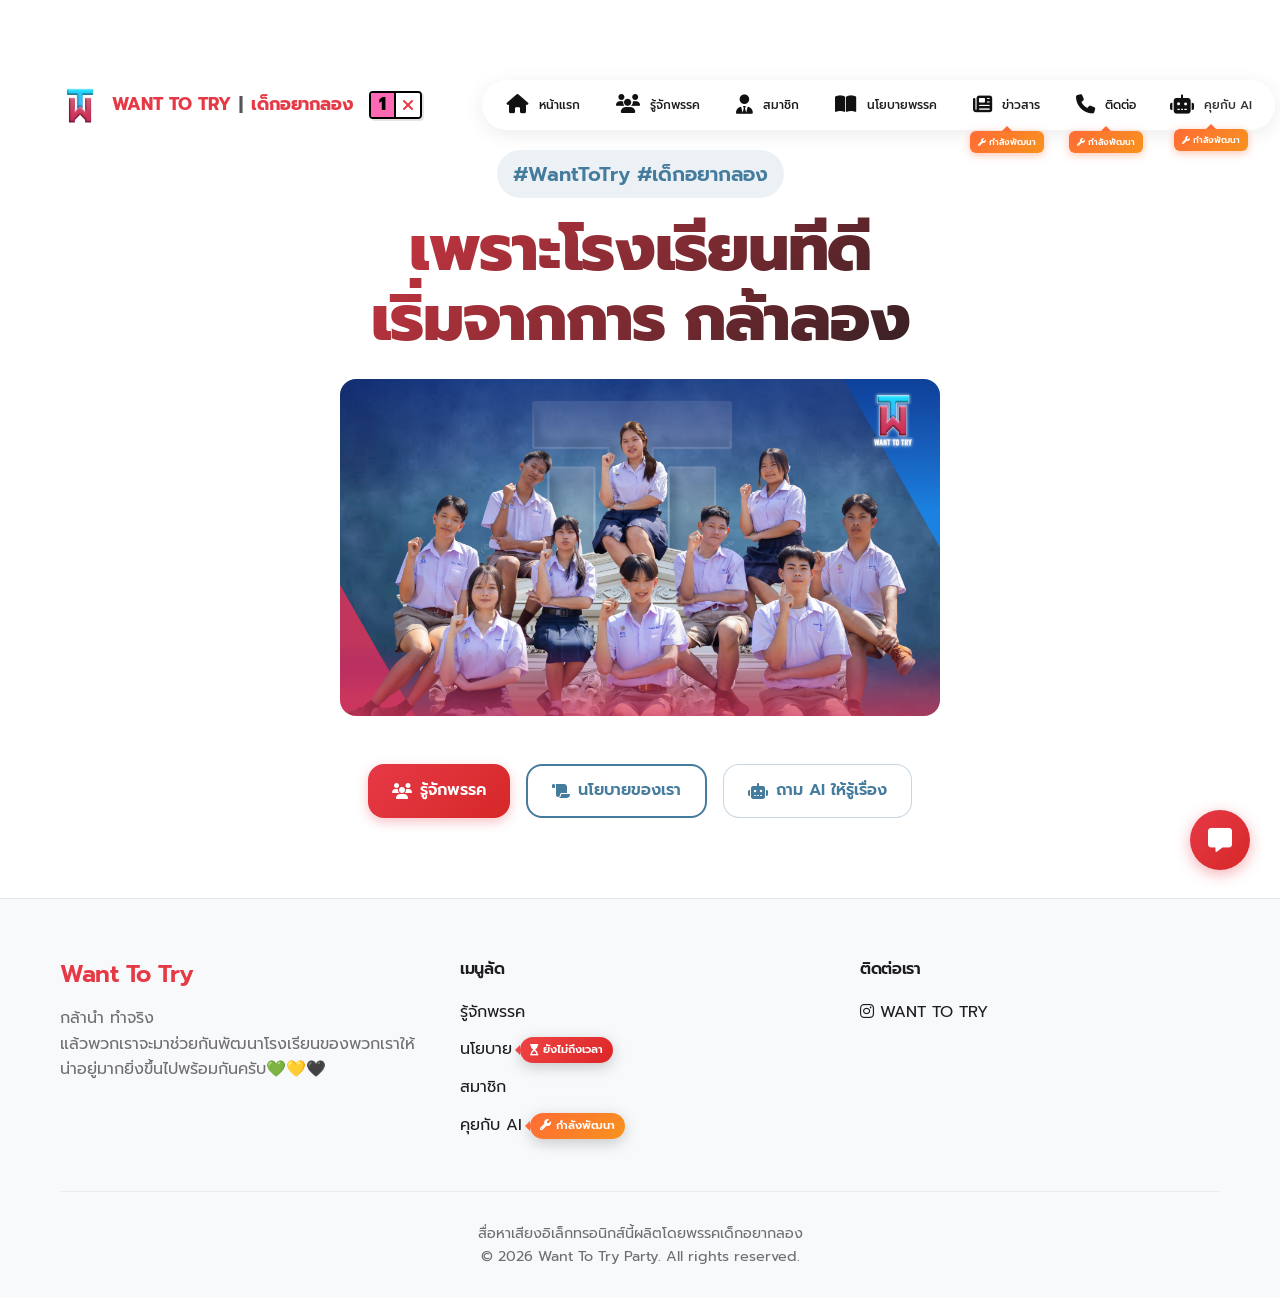
<file: index.html>
<!DOCTYPE html>
<html lang="th">

<head>
    <meta charset="UTF-8">
    <meta name="viewport" content="width=device-width, initial-scale=1.0">
    <title>Want To Try | เด็กอยากลอง</title>

    <!-- Fonts -->
    <link rel="preconnect" href="https://fonts.googleapis.com">
    <link rel="preconnect" href="https://fonts.gstatic.com" crossorigin>
    <link href="https://fonts.googleapis.com/css2?family=Prompt:wght@300;400;500;600;700;800&display=swap"
        rel="stylesheet">

    <!-- Icons -->
    <link rel="stylesheet" href="https://cdnjs.cloudflare.com/ajax/libs/font-awesome/6.4.0/css/all.min.css">

    <!-- CSS -->
    <link rel="stylesheet" href="style.css">
</head>

<body>

    <!-- Countdown Banner -->
    <div id="countdown-banner" class="countdown-banner">
        <div class="container">
            <div class="countdown-content">
                <span class="countdown-label"><i class="fa-solid fa-clock-rotate-left"></i>
                    นับถอยหลังสู่วันเลือกตั้ง:</span>
                <div id="countdown" class="countdown-timer">
                    <div class="time-box">
                        <span id="days">00</span>
                        <small>วัน</small>
                    </div>
                    <div class="time-box">
                        <span id="hours">00</span>
                        <small>ชม.</small>
                    </div>
                    <div class="time-box">
                        <span id="minutes">00</span>
                        <small>นาที</small>
                    </div>
                    <div class="time-box">
                        <span id="seconds">00</span>
                        <small>วินาที</small>
                    </div>
                </div>
            </div>
        </div>
    </div>

    <!-- Navbar -->
    <nav class="navbar">
        <div class="container">
            <a href="index.html" class="logo">
                <img src="images/Logo.png" alt="logo" width="40" height="40">
                <div class="logo-text">
                    <div class="logo-row">Want To Try<span class="sep">|</span> <span class="black">เด็กอยากลอง</span>
                        <div class="party-number">
                            <div class="p-num">1</div>
                            <div class="p-mark"><i class="fa-solid fa-xmark"></i></div>
                        </div>
                    </div>
                </div>
            </a>

            <!-- Hamburger Menu Button -->
            <div class="hamburger" onclick="toggleMenu()">
                <span></span>
                <span></span>
                <span></span>
            </div>

            <div class="nav-links">
                <div class="mobile-menu-header">
                    <div class="mobile-menu-logo">
                        <img src="images/Logo.png" alt="logo">
                        Want To Try
                    </div>
                    <div class="mobile-menu-close" onclick="toggleMenu()">
                        <i class="fa-solid fa-xmark"></i>
                    </div>
                </div>

                <a href="index.html" class="nav-link">
                    <i class="fa-solid fa-house"></i>
                    <div class="nav-text"><span>หน้าแรก</span></div>
                </a>
                <a href="about.html" class="nav-link">
                    <i class="fa-solid fa-users"></i>
                    <div class="nav-text"><span>รู้จักพรรค</span></div>
                </a>
                <a href="candidates.html" class="nav-link">
                    <i class="fa-solid fa-user-tie"></i>
                    <div class="nav-text"><span>สมาชิก</span></div>
                </a>
                <a href="policies.html" class="nav-link">
                    <i class="fa-solid fa-book-open"></i>
                    <div class="nav-text"><span>นโยบายพรรค</span></div>
                </a>
                <div class="nav-btn-wrapper">
                    <a href="news.html" class="nav-link">
                        <i class="fa-solid fa-newspaper"></i>
                        <div class="nav-text"><span>ข่าวสาร</span></div>
                    </a>
                    <div class="dev-badge-small">
                        <i class="fa-solid fa-wrench"></i> กำลังพัฒนา
                    </div>
                </div>
                <div class="nav-btn-wrapper">
                    <a href="contact.html" class="nav-link">
                        <i class="fa-solid fa-phone"></i>
                        <div class="nav-text"><span>ติดต่อ</span></div>
                    </a>
                    <div class="dev-badge-small">
                        <i class="fa-solid fa-wrench"></i> กำลังพัฒนา
                    </div>
                </div>

                <div class="nav-btn-wrapper">
                    <a href="ai-chat.html" class="btn btn-techno nav-link">
                        <i class="fa-solid fa-robot"></i>
                        <div class="nav-text"><span>คุยกับ AI</span></div>
                    </a>
                    <div class="dev-badge-small">
                        <i class="fa-solid fa-wrench"></i> กำลังพัฒนา
                    </div>
                </div>

            </div>
        </div>
    </nav>

    <!-- Hero Section -->
    <section class="hero">
        <div class="container hero-content">
            <div class="hero-tagline">#WantToTry #เด็กอยากลอง</div>
            <h1 class="hero-title">
                เพราะโรงเรียนที่ดี<br>
                เริ่มจากการ <span style="color: var(--color-primary-red);">กล้าลอง</span>
            </h1>
            <div class="hero-image-wrapper">
                <img src="images/Us.png" alt="กล้านำ ทำจริง - Want To Try" class="hero-subtitle-image">
            </div>

            <div class="hero-actions">
                <a href="about.html" class="btn btn-primary">
                    <i class="fa-solid fa-users"></i> รู้จักพรรค
                </a>
                <a href="policies.html" class="btn btn-secondary">
                    <i class="fa-solid fa-scroll"></i> นโยบายของเรา
                </a>
                <a href="ai-chat.html" class="btn btn-techno" style="background: white;">
                    <i class="fa-solid fa-robot"></i> ถาม AI ให้รู้เรื่อง
                </a>
            </div>
        </div>
    </section>

    <!-- Footer -->
    <footer>
        <div class="container">
            <div class="footer-content">
                <div class="footer-brand">
                    <h3>Want To Try</h3>
                    <p>กล้านำ ทำจริง <br>
                        แล้วพวกเราจะมาช่วยกันพัฒนาโรงเรียนของพวกเราให้น่าอยู่มากยิ่งขึ้นไปพร้อมกันครับ💚💛🖤</p>
                </div>
                <div class="footer-links">
                    <h4>เมนูลัด</h4>
                    <ul>
                        <li><a href="about.html">รู้จักพรรค</a></li>
                        <li><a href="#" class="badge-link" onclick="return false;">นโยบาย <span
                                    class="badge-tooltip wait"><i class="fa-solid fa-hourglass-start"></i>
                                    ยังไม่ถึงเวลา</span></a></li>
                        <li><a href="candidates.html">สมาชิก</a></li>
                        <li><a href="#" class="badge-link" onclick="return false;">คุยกับ AI <span
                                    class="badge-tooltip"><i class="fa-solid fa-wrench"></i> กำลังพัฒนา</span></a></li>
                    </ul>
                </div>
                <div class="footer-links">
                    <h4>ติดต่อเรา</h4>
                    <ul>
                        <li><a
                                href="https://www.instagram.com/want.to.try.number1?utm_source=ig_web_button_share_sheet&igsh=ZDNlZDc0MzIxNw=="><i
                                    class="fa-brands fa-instagram"></i> WANT TO TRY</a></li>
                    </ul>
                </div>
            </div>
            <div class="footer-bottom">
                <p>สื่อหาเสียงอิเล็กทรอนิกส์นี้ผลิตโดยพรรคเด็กอยากลอง</p>
                <p>&copy; 2026 Want To Try Party. All rights reserved.</p>
            </div>
        </div>
    </footer>

    <!-- Floating Action Button -->
    <div class="fab-container" id="quickContactFab">
        <div class="fab-menu">
            <h4><i class="fa-solid fa-bolt"></i> ติดต่อด่วน</h4>
            <p>มีคำถามหรือข้อสงสัย? พิมพ์คุยกับ AI หรือส่งข้อความหาเราได้ทันที</p>
            <div style="display: flex; flex-direction: column; gap: 10px;">
                <a href="ai-chat.html" class="btn btn-techno">
                    <i class="fa-solid fa-robot"></i> คุยกับ AI
                </a>
                <a href="contact.html" class="btn btn-primary">
                    <i class="fa-solid fa-paper-plane"></i> ส่งข้อความถึงเรา
                </a>
                <a href="trash-report.html" class="btn btn-success">
                    <i class="fa-solid fa-trash-can"></i> รายงานจุดขยะ
                </a>
            </div>
        </div>
        <button class="fab-button">
            <i class="fa-solid fa-message"></i>
        </button>
    </div>

    <script src="script.js"></script>
</body>

</html>
</file>
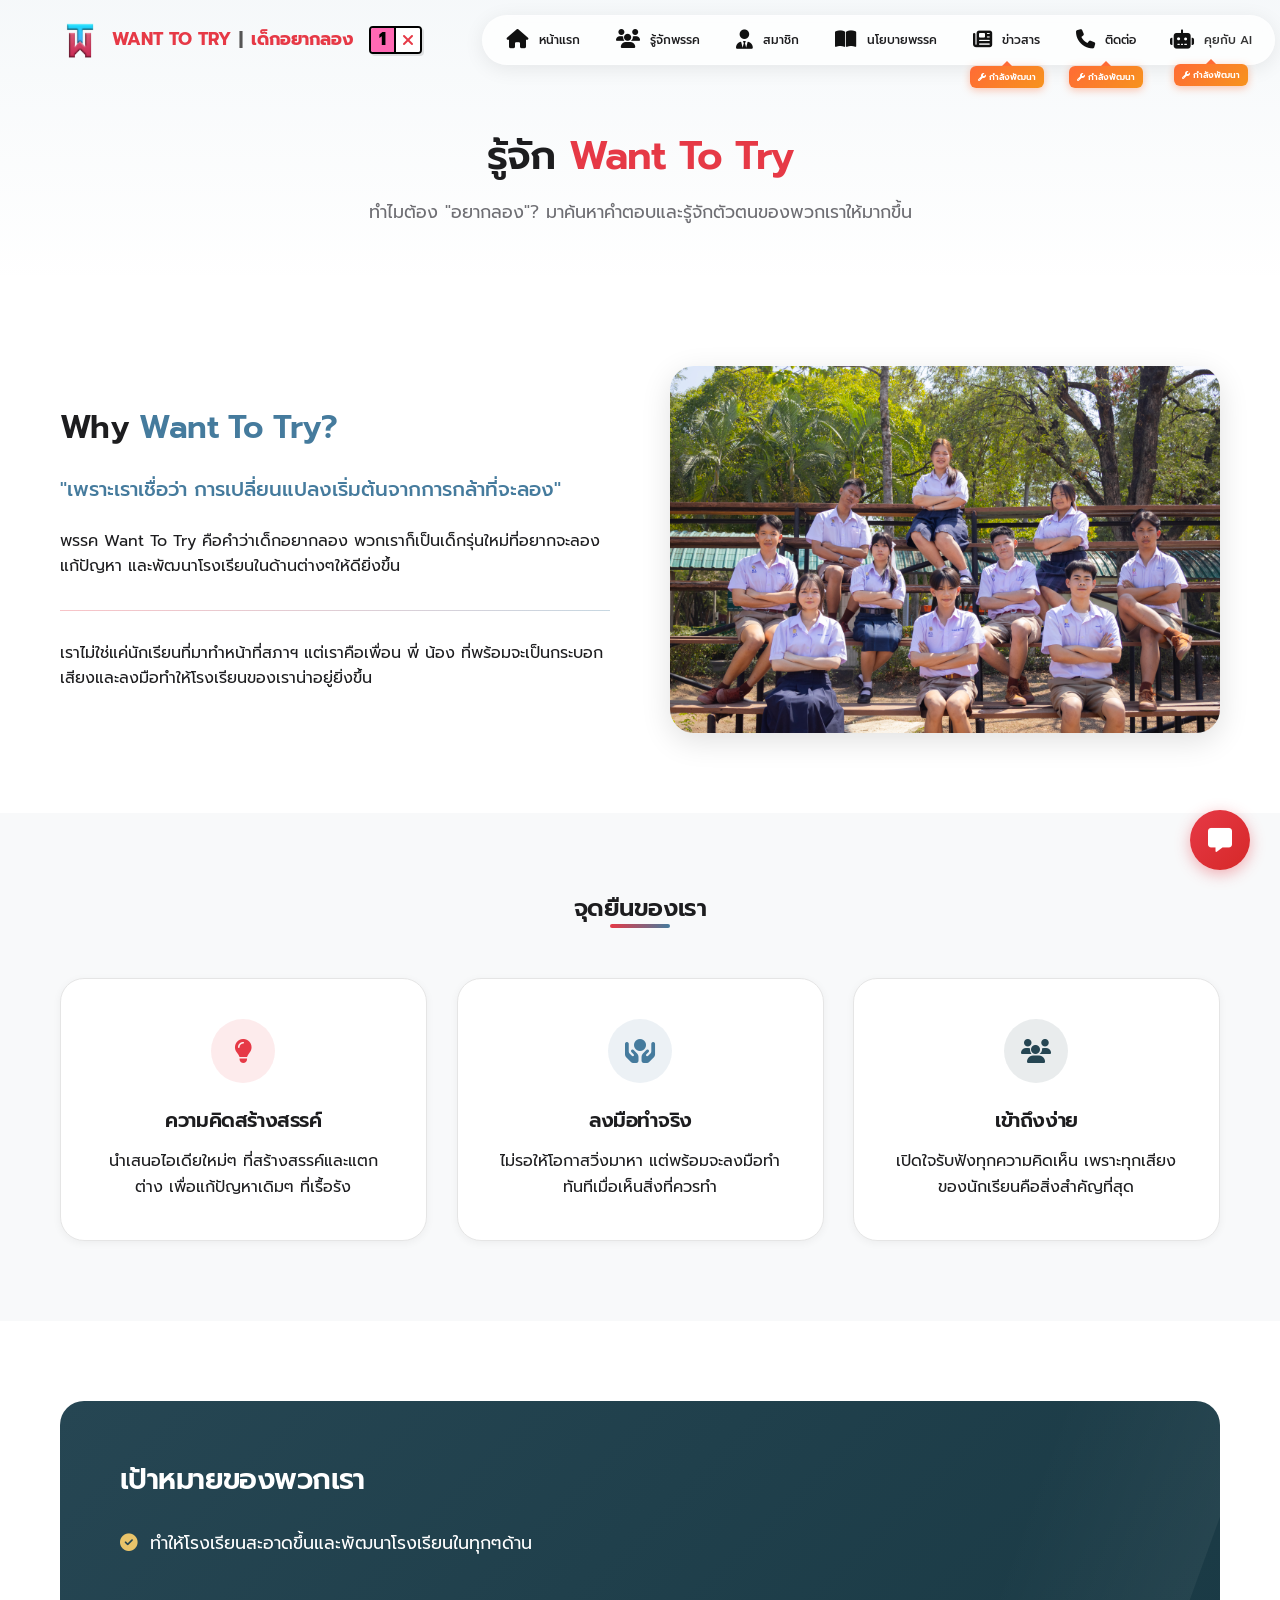
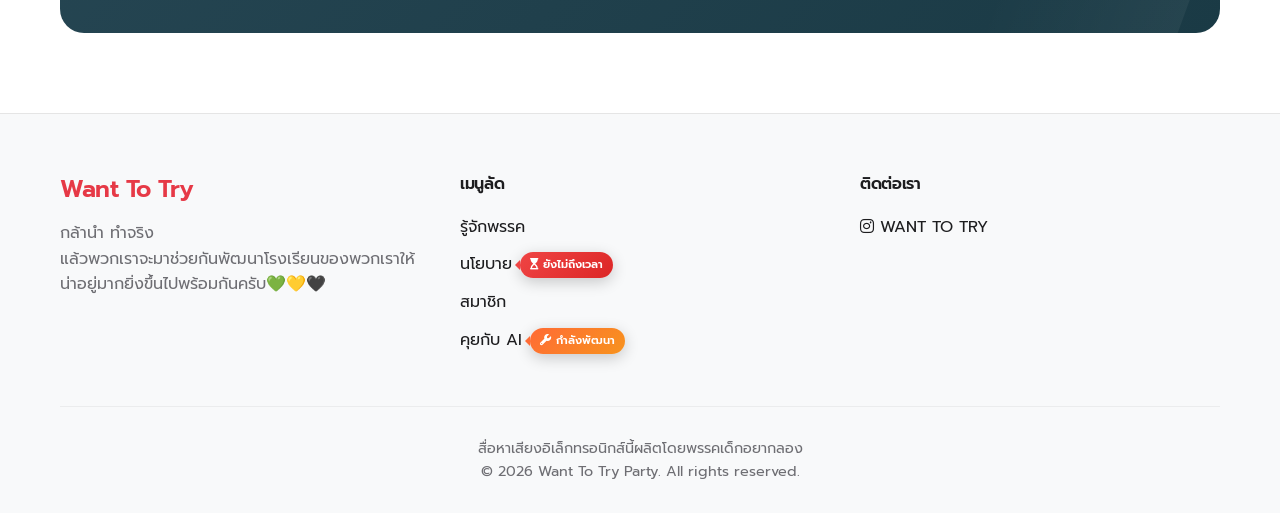
<file: about.html>
<!DOCTYPE html>
<html lang="th">

<head>
    <meta charset="UTF-8">
    <meta name="viewport" content="width=device-width, initial-scale=1.0">
    <title>About | Want To Try</title>

    <!-- Fonts -->
    <link rel="preconnect" href="https://fonts.googleapis.com">
    <link rel="preconnect" href="https://fonts.gstatic.com" crossorigin>
    <link href="https://fonts.googleapis.com/css2?family=Prompt:wght@300;400;500;600;700;800&display=swap"
        rel="stylesheet">

    <!-- Icons -->
    <link rel="stylesheet" href="https://cdnjs.cloudflare.com/ajax/libs/font-awesome/6.4.0/css/all.min.css">

    <!-- CSS -->
    <link rel="stylesheet" href="style.css">
</head>

<body>

    <!-- Navbar -->
    <nav class="navbar">
        <div class="container">
            <a href="index.html" class="logo">
                <img src="images/Logo.png" alt="logo" width="40" height="40">
                <div class="logo-text">
                    <div class="logo-row">Want To Try<span class="sep">|</span> <span class="black">เด็กอยากลอง</span>
                        <div class="party-number">
                            <div class="p-num">1</div>
                            <div class="p-mark"><i class="fa-solid fa-xmark"></i></div>
                        </div>
                    </div>
                </div>
            </a>

            <!-- Hamburger Menu Button -->
            <div class="hamburger" onclick="toggleMenu()">
                <span></span>
                <span></span>
                <span></span>
            </div>

            <div class="nav-links">
                <div class="mobile-menu-header">
                    <div class="mobile-menu-logo">
                        <img src="images/Logo.png" alt="logo">
                        Want To Try
                    </div>
                    <div class="mobile-menu-close" onclick="toggleMenu()">
                        <i class="fa-solid fa-xmark"></i>
                    </div>
                </div>
                <a href="index.html" class="nav-link">
                    <i class="fa-solid fa-house"></i>
                    <div class="nav-text"><span>หน้าแรก</span></div>
                </a>
                <a href="about.html" class="nav-link">
                    <i class="fa-solid fa-users"></i>
                    <div class="nav-text"><span>รู้จักพรรค</span></div>
                </a>
                <a href="candidates.html" class="nav-link">
                    <i class="fa-solid fa-user-tie"></i>
                    <div class="nav-text"><span>สมาชิก</span></div>
                </a>
                <a href="policies.html" class="nav-link">
                    <i class="fa-solid fa-book-open"></i>
                    <div class="nav-text"><span>นโยบายพรรค</span></div>
                </a>
                <div class="nav-btn-wrapper">
                    <a href="news.html" class="nav-link">
                        <i class="fa-solid fa-newspaper"></i>
                        <div class="nav-text"><span>ข่าวสาร</span></div>
                    </a>
                    <div class="dev-badge-small">
                        <i class="fa-solid fa-wrench"></i> กำลังพัฒนา
                    </div>
                </div>
                <div class="nav-btn-wrapper">
                    <a href="contact.html" class="nav-link">
                        <i class="fa-solid fa-phone"></i>
                        <div class="nav-text"><span>ติดต่อ</span></div>
                    </a>
                    <div class="dev-badge-small">
                        <i class="fa-solid fa-wrench"></i> กำลังพัฒนา
                    </div>
                </div>

                <div class="nav-btn-wrapper">
                    <a href="ai-chat.html" class="btn btn-techno nav-link">
                        <i class="fa-solid fa-robot"></i>
                        <div class="nav-text"><span>คุยกับ AI</span></div>
                    </a>
                    <div class="dev-badge-small">
                        <i class="fa-solid fa-wrench"></i> กำลังพัฒนา
                    </div>
                </div>
            </div>
        </div>
    </nav>

    <!-- Page Header -->
    <header class="page-header">
        <div class="container">
            <h1 class="page-title">รู้จัก <span style="color: var(--color-primary-red);">Want To Try</span></h1>
            <p class="page-subtitle">ทำไมต้อง "อยากลอง"? มาค้นหาคำตอบและรู้จักตัวตนของพวกเราให้มากขึ้น</p>
        </div>
    </header>

    <!-- Content Sections -->
    <section class="section">
        <div class="container">
            <div class="split-layout">
                <div class="split-content">
                    <h2 class="section-title">Why <span style="color: var(--color-primary-blue);">Want To Try?</span>
                    </h2>
                    <p class="lead-text">"เพราะเราเชื่อว่า การเปลี่ยนแปลงเริ่มต้นจากการกล้าที่จะลอง"</p>
                    <p>พรรค Want To Try คือคำว่าเด็กอยากลอง พวกเราก็เป็นเด็กรุ่นใหม่ที่อยากจะลองแก้ปัญหา
                        และพัฒนาโรงเรียนในด้านต่างๆให้ดียิ่งขึ้น</p>
                    <div class="divider-line"></div>
                    <p>เราไม่ใช่แค่นักเรียนที่มาทำหน้าที่สภาฯ แต่เราคือเพื่อน พี่ น้อง
                        ที่พร้อมจะเป็นกระบอกเสียงและลงมือทำให้โรงเรียนของเราน่าอยู่ยิ่งขึ้น</p>
                </div>
                <div class="split-image">
                    <div class="feature-image-wrapper">
                        <img src="images/6-IMG_7212.jpg" alt="กิจกรรมพรรค Want To Try">
                        <div class="image-caption">ภาพของพวกเรา</div>
                    </div>
                </div>
            </div>
        </div>
    </section>

    <section class="section bg-light">
        <div class="container">
            <div class="section-header text-center">
                <h2>จุดยืนของเรา</h2>
                <div class="h-line mx-auto"></div>
            </div>

            <div class="values-grid">
                <div class="value-card">
                    <div class="icon-box red">
                        <i class="fa-solid fa-lightbulb"></i>
                    </div>
                    <h3>ความคิดสร้างสรรค์</h3>
                    <p>นำเสนอไอเดียใหม่ๆ ที่สร้างสรรค์และแตกต่าง เพื่อแก้ปัญหาเดิมๆ ที่เรื้อรัง</p>
                </div>
                <div class="value-card">
                    <div class="icon-box blue">
                        <i class="fa-solid fa-hands-holding-circle"></i>
                    </div>
                    <h3>ลงมือทำจริง</h3>
                    <p>ไม่รอให้โอกาสวิ่งมาหา แต่พร้อมจะลงมือทำทันทีเมื่อเห็นสิ่งที่ควรทำ</p>
                </div>
                <div class="value-card">
                    <div class="icon-box dark">
                        <i class="fa-solid fa-users"></i>
                    </div>
                    <h3>เข้าถึงง่าย</h3>
                    <p>เปิดใจรับฟังทุกความคิดเห็น เพราะทุกเสียงของนักเรียนคือสิ่งสำคัญที่สุด</p>
                </div>
            </div>
        </div>
    </section>

    <section class="section">
        <div class="container">
            <div class="highlight-box">
                <div class="highlight-content">
                    <h2>เป้าหมายของพวกเรา</h2>
                    <ul class="check-list">
                        <li><i class="fa-solid fa-circle-check"></i>
                            ทำให้โรงเรียนสะอาดขึ้นและพัฒนาโรงเรียนในทุกๆด้าน</li>
                    </ul>
                </div>
            </div>
        </div>
    </section>

    <!-- Footer -->
    <footer>
        <div class="container">
            <div class="footer-content">
                <div class="footer-brand">
                    <h3>Want To Try</h3>
                    <p>กล้านำ ทำจริง <br>
                        แล้วพวกเราจะมาช่วยกันพัฒนาโรงเรียนของพวกเราให้น่าอยู่มากยิ่งขึ้นไปพร้อมกันครับ💚💛🖤</p>
                </div>
                <div class="footer-links">
                    <h4>เมนูลัด</h4>
                    <ul>
                        <li><a href="about.html">รู้จักพรรค</a></li>
                        <li><a href="#" class="badge-link" onclick="return false;">นโยบาย <span
                                    class="badge-tooltip wait"><i class="fa-solid fa-hourglass-start"></i>
                                    ยังไม่ถึงเวลา</span></a></li>
                        <li><a href="candidates.html">สมาชิก</a></li>
                        <li><a href="#" class="badge-link" onclick="return false;">คุยกับ AI <span
                                    class="badge-tooltip"><i class="fa-solid fa-wrench"></i> กำลังพัฒนา</span></a></li>
                    </ul>
                </div>
                <div class="footer-links">
                    <h4>ติดต่อเรา</h4>
                    <ul>
                        <li><a
                                href="https://www.instagram.com/want.to.try.number1?utm_source=ig_web_button_share_sheet&igsh=ZDNlZDc0MzIxNw=="><i
                                    class="fa-brands fa-instagram"></i> WANT TO TRY</a></li>
                    </ul>
                </div>
            </div>
            <div class="footer-bottom">
                <p>สื่อหาเสียงอิเล็กทรอนิกส์นี้ผลิตโดยพรรคเด็กอยากลอง</p>
                <p>&copy; 2026 Want To Try Party. All rights reserved.</p>
            </div>
        </div>
    </footer>

    <!-- Floating Action Button -->
    <div class="fab-container" id="quickContactFab">
        <div class="fab-menu">
            <h4><i class="fa-solid fa-bolt"></i> ติดต่อด่วน</h4>
            <p>มีคำถามหรือข้อสงสัย? พิมพ์คุยกับ AI หรือส่งข้อความหาเราได้ทันที</p>
            <div style="display: flex; flex-direction: column; gap: 10px;">
                <a href="ai-chat.html" class="btn btn-techno">
                    <i class="fa-solid fa-robot"></i> คุยกับ AI
                </a>
                <a href="contact.html" class="btn btn-primary">
                    <i class="fa-solid fa-paper-plane"></i> ส่งข้อความถึงเรา
                </a>
                <a href="trash-report.html" class="btn btn-success">
                    <i class="fa-solid fa-trash-can"></i> รายงานจุดขยะ
                </a>
            </div>
        </div>
        <button class="fab-button">
            <i class="fa-solid fa-message"></i>
        </button>
    </div>

    <script src="script.js"></script>
</body>

</html>
</file>
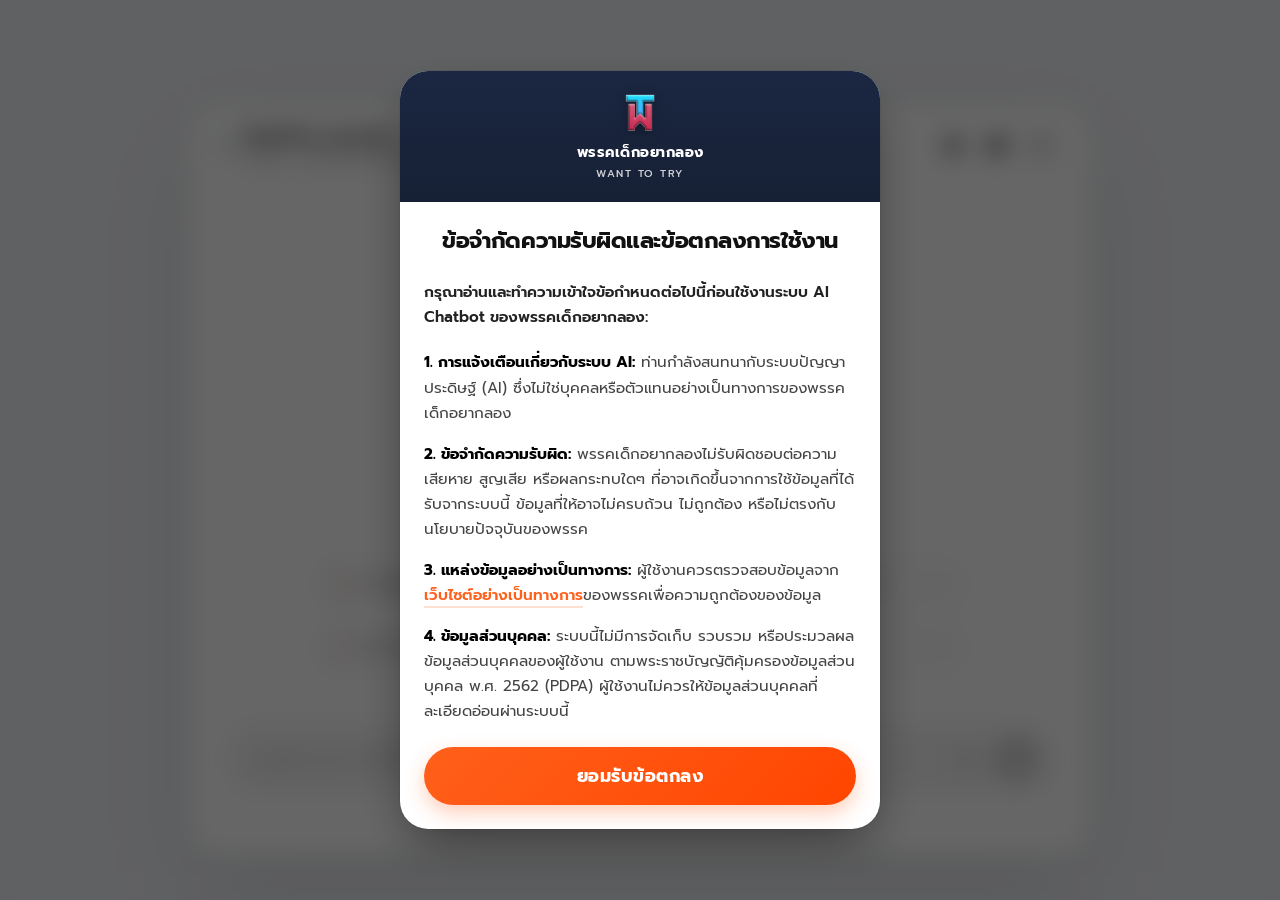
<file: ai-chat.html>
<!DOCTYPE html>
<html lang="th">

<head>
    <meta charset="UTF-8">
    <meta name="viewport" content="width=device-width, initial-scale=1.0">
    <title>AI Chat | Want To Try</title>

    <!-- Fonts -->
    <link rel="preconnect" href="https://fonts.googleapis.com">
    <link rel="preconnect" href="https://fonts.gstatic.com" crossorigin>
    <link href="https://fonts.googleapis.com/css2?family=Prompt:wght@300;400;500;600;700;800&display=swap"
        rel="stylesheet">

    <!-- Icons -->
    <link rel="stylesheet" href="https://cdnjs.cloudflare.com/ajax/libs/font-awesome/6.4.0/css/all.min.css">

    <!-- CSS -->
    <link rel="stylesheet" href="style.css">
</head>

<body class="pp-chat-layout">
    <!-- Navbar Pill Style (Hidden by default, used internally now) -->
    <div class="pp-navbar-pill" style="display: none;">
        <a href="index.html" class="nav-link"><i class="fa-solid fa-house"></i> หน้าแรก</a>
        <a href="policies.html" class="nav-link"><i class="fa-solid fa-book-open"></i> นโยบาย</a>
    </div>

    <!-- Disclaimer Modal -->
    <div class="disclaimer-overlay" id="disclaimerOverlay">
        <div class="disclaimer-modal">
            <div class="disclaimer-header-dark">
                <img src="images/Logo.png" alt="Want To Try" class="disclaimer-logo-light">
                <div class="disclaimer-header-content">
                    <span class="disclaimer-brand-light">พรรคเด็กอยากลอง</span>
                    <span class="disclaimer-brand-en">WANT TO TRY</span>
                </div>
            </div>

            <div class="disclaimer-body">
                <h2 class="disclaimer-title">ข้อจำกัดความรับผิดและข้อตกลงการใช้งาน</h2>

                <div class="disclaimer-content">
                    <p class="disclaimer-intro">กรุณาอ่านและทำความเข้าใจข้อกำหนดต่อไปนี้ก่อนใช้งานระบบ AI Chatbot
                        ของพรรคเด็กอยากลอง:</p>

                    <p class="disclaimer-item-text">
                        <strong>1. การแจ้งเตือนเกี่ยวกับระบบ AI:</strong> ท่านกำลังสนทนากับระบบปัญญาประดิษฐ์ (AI)
                        ซึ่งไม่ใช่บุคคลหรือตัวแทนอย่างเป็นทางการของพรรคเด็กอยากลอง
                    </p>

                    <p class="disclaimer-item-text">
                        <strong>2. ข้อจำกัดความรับผิด:</strong> พรรคเด็กอยากลองไม่รับผิดชอบต่อความเสียหาย สูญเสีย
                        หรือผลกระทบใดๆ ที่อาจเกิดขึ้นจากการใช้ข้อมูลที่ได้รับจากระบบนี้ ข้อมูลที่ให้อาจไม่ครบถ้วน
                        ไม่ถูกต้อง
                        หรือไม่ตรงกับนโยบายปัจจุบันของพรรค
                    </p>

                    <p class="disclaimer-item-text">
                        <strong>3. แหล่งข้อมูลอย่างเป็นทางการ:</strong> ผู้ใช้งานควรตรวจสอบข้อมูลจาก<a
                            href="policies.html"
                            class="disclaimer-link-orange">เว็บไซต์อย่างเป็นทางการ</a>ของพรรคเพื่อความถูกต้องของข้อมูล
                    </p>

                    <p class="disclaimer-item-text">
                        <strong>4. ข้อมูลส่วนบุคคล:</strong> ระบบนี้ไม่มีการจัดเก็บ รวบรวม
                        หรือประมวลผลข้อมูลส่วนบุคคลของผู้ใช้งาน ตามพระราชบัญญัติคุ้มครองข้อมูลส่วนบุคคล พ.ศ. 2562 (PDPA)
                        ผู้ใช้งานไม่ควรให้ข้อมูลส่วนบุคคลที่ละเอียดอ่อนผ่านระบบนี้
                    </p>
                </div>

                <button class="disclaimer-accept-btn-orange" onclick="acceptDisclaimer()">
                    ยอมรับข้อตกลง
                </button>
            </div>
        </div>
    </div>

    <main class="pp-chat-window" id="chatWindow">
        <!-- New Internal Header -->
        <div class="pp-chat-inner-header">
            <div class="pp-header-status">
                <div class="pp-status-dot offline" id="statusDot"></div>
                <div class="pp-header-info" onclick="handleAdminTrigger()" style="cursor: pointer;">
                    <span class="pp-ai-name">WantToTry Assistant</span>
                    <span class="pp-ai-status" id="statusText">ออฟไลน์ • ขณะนี้ยังไม่พร้อมช่วยเหลือ</span>
                </div>
            </div>
            <div class="pp-header-actions">
                <a href="index.html" class="pp-header-btn" title="กลับหน้าแรก"><i class="fa-solid fa-house"></i></a>
                <a href="policies.html" class="pp-header-btn" title="ดูนโยบาย"><i class="fa-solid fa-book-open"></i></a>
                <button onclick="resetChat()" class="pp-header-btn" title="เริ่มใหม่"><i
                        class="fa-solid fa-rotate-right"></i></button>
            </div>
        </div>
        <!-- Limit Reached Overlay -->
        <div class="pp-limit-overlay" id="limitOverlay">
            <i class="fa-solid fa-hourglass-end" style="font-size: 4rem; color: #E63946; margin-bottom: 24px;"></i>
            <h2>ขออภัยครับ เกินขีดจำกัดแล้ว</h2>
            <p>วันนี้คุณได้สนทนากับ AI ครบ 30 ข้อความแล้ว ระบบจะเปิดให้ใช้งานอีกครั้งในวันพรุ่งนี้ครับ</p>
            <div style="margin-top: 30px; display: flex; gap: 15px;">
                <a href="contact.html" class="btn btn-primary">ติดต่อทีมงาน</a>
                <button onclick="resetChat()" class="btn btn-techno">ลองใหม่อีกครั้ง</button>
            </div>
        </div>

        <!-- Content Area -->
        <div class="pp-chat-container" id="scrollContent">

            <!-- Landing View -->
            <div class="pp-landing-view" id="landingView">
                <div class="pp-logo-large">
                    <img src="images/Logo.png" alt="logo" width="50" height="50">
                    <h1 style="font-weight: 800; color: #112d42; font-size: 2.2rem; letter-spacing: -1.5px; margin: 0;">
                        WANT TO TRY</h1>
                    <p
                        style="color: #E63946; font-weight: 700; letter-spacing: 2px; font-size: 0.9rem; margin: 5px 0 0 0;">
                        NUMBER 1</p>
                </div>
                <p class="pp-tagline" style="margin-top: 20px;">"ผู้ช่วยอัจฉริยะ เพื่อโรงเรียนที่น่าอยู่ขึ้น"</p>

                <p
                    style="margin-top: 40px; margin-bottom: 20px; font-weight: 600; font-size: 0.85rem; color: var(--color-text-muted);">
                    ลองถามคำถามเหล่านี้:</p>
                <div class="pp-suggestions-grid">
                    <div class="pp-suggestion-card disabled" onclick="alert('ขออภัย ระบบยังไม่พร้อมให้บริการครับ')">
                        <i class="fa-solid fa-user-tie"></i> รายชื่อผู้สมัครพรรคเบอร์ 1 มีใครบ้าง?
                    </div>
                    <div class="pp-suggestion-card disabled" onclick="alert('ขออภัย ระบบยังไม่พร้อมให้บริการครับ')">
                        <i class="fa-solid fa-graduation-cap"></i> นโยบายด้านการเรียนมีอะไรบ้าง?
                    </div>
                    <div class="pp-suggestion-card disabled" onclick="alert('ขออภัย ระบบยังไม่พร้อมให้บริการครับ')">
                        <i class="fa-solid fa-microphone-lines"></i> กิจกรรม Open Stage คืออะไร?
                    </div>
                    <div class="pp-suggestion-card disabled" onclick="alert('ขออภัย ระบบยังไม่พร้อมให้บริการครับ')">
                        <i class="fa-solid fa-paper-plane"></i> จะติดต่อสภาฯ ได้ที่ไหน?
                    </div>
                </div>
            </div>

            <!-- Chat Messages -->
            <div id="chatMessages" style="display: none; flex-direction: column; gap: 24px; padding-top: 20px;"></div>

        </div>

        <!-- Input Area -->
        <div class="pp-input-fixed-bottom">
            <div class="pp-input-container" style="background: #f5f5f5; border-color: #ddd;">
                <input type="text" id="userInput" placeholder="ขออภัย ระบบ AI ยังไม่พร้อมให้บริการขณะนี้..." disabled
                    style="cursor: not-allowed; opacity: 0.6;">
                <span class="pp-char-count">0/30</span>
                <button class="pp-send-btn" id="sendBtn" disabled
                    style="cursor: not-allowed; background: #ccc; box-shadow: none;">
                    <i class="fa-solid fa-lock"></i>
                </button>
            </div>
            <p style="font-size: 0.65rem; color: #bbb; text-align: center; margin-top: 12px;">
                ระบบเก็บข้อมูลการสนทนาแบบไม่ระบุตัวตนเพื่อนำไปพัฒนา AI ต่อไป
            </p>
        </div>
    </main>

    <script>
        // --- Configuration & Knowledge Base ---
        const MSG_LIMIT = 100;
        const STOP_WORDS = ["ครับ", "ค่ะ", "นะ", "จ๊ะ", "หน่อย", "ช่วย", "บอก", "อยาก", "รู้", "คือ", "หา", "แสดง", "ขอ", "มี", "ใคร", "บ้าง", "อะไร", "ตรงไหน", "ยังไง", "ที่ไหน"];

        const KNOWLEDGE_BASE = {
            policies: [
                {
                    keyword: ["clean school", "อุปกรณ์", "รณรงค์", "ความสะอาด", "กวาด", "เศษขยะ", "ถังขยะ", "สะอาด", "โรงเรียนสะอาด"],
                    response: "นโยบาย <strong>Clean School Support</strong> มุ่งเน้นการสนับสนุนอุปกรณ์และจัดกิจกรรมรณรงค์เพื่อให้ทุกคนช่วยกันรักษาความสะอาดในโรงเรียนครับ 👉 <a href='policies.html#clean' class='citation-tag'>[หน้า: นโยบาย]</a>"
                },
                {
                    keyword: ["ห้องน้ำ", "ห้องน้ํา", "กลิ่น", "สบู่", "น้ํายาลดกลิ่น", "toilet", "fresh toilet", "เหม็น", "ห้องน้ำสะอาด"],
                    response: "นโยบาย <strong>Fresh Toilet</strong> เราจะบริการน้ำยลดกลิ่นไม่พึงประสงค์ในห้องน้ำ เพื่อให้ห้องน้ำโรงเรียนเราสะอาดและน่าใช้สำหรับทุกคนครับ 👉 <a href='policies.html#clean' class='citation-tag'>[หน้า: นโยบาย]</a>"
                },
                {
                    keyword: ["ธนาคารขยะ", "คัดแยกขยะ", "recycle", "ขยะมีค่า", "แลกแต้ม", "รางวัล", "ขายขยะ", "แต้มสะสม", "ขยะแลกของ"],
                    response: "<strong>ธนาคารขยะ</strong> เป็นโครงการที่เปลี่ยนขยะให้เป็นแต้มสะสมครับ! คุณสามารถนำขยะมาคัดแยกแล้วแลกเป็นของรางวัลหรือสิทธิพิเศษต่างๆ ได้ 👉 <a href='policies.html#clean' class='citation-tag'>[หน้า: นโยบาย]</a>"
                },
                {
                    keyword: ["star contest", "กิจกรรม open stage", "open stage", "ประกวด", "ดาวเดือน", "ดาวเทียม", "แสดงความสามารถ", "talent", "ร้องเพลง", "เต้น", "เวที", "โชว์"],
                    response: "โครงการ <strong>Star Contest (Open Stage)</strong> เปิดเวทีให้ทุกคนแสดงความสามารถ ไม่ว่าจะเป็นการประกวดดาวเดือน หรือดาวเทียม เพื่อให้นักเรียนได้ปล่อยของอย่างเต็มที่ครับ 👉 <a href='policies.html#talent' class='citation-tag'>[หน้า: นโยบาย]</a>"
                },
                {
                    keyword: ["ยาเสพติด", "anti-drug", "ห่างไกล", "เชิงรุก", "สิ่งมึนเมา", "บุหรี่ไฟฟ้า", "กัญชา", "เหล้า", "เบียร์", "ต้านยา"],
                    response: "นโยบาย <strong>Anti-Drug Active</strong> เราเน้นกิจกรรมต้านยาเสพติดเชิงรุก โดยใช้กิจกรรมสร้างสรรค์มาช่วยให้นักเรียนห่างไกลสิ่งมึนเมาครับ 👉 <a href='policies.html#sports' class='citation-tag'>[หน้า: นโยบาย]</a>"
                },
                {
                    keyword: ["กีฬากระชับมิตร", "friendly match", "แข่งบอล", "แข่งกีฬา", "พี่น้อง", "สานสัมพันธ์", "ฟุตบอล", "บาส", "บอล", "กีฬา", "กระชับมิตร"],
                    response: "<strong>Friendly Match</strong> เป็นกิจกรรมกีฬาสถานสัมพันธ์พี่น้อง เพื่อเชื่อมความผูกพันและสร้างความสนุกสนานผ่านการเล่นกีฬาในโรงเรียนครับ 👉 <a href='policies.html#sports' class='citation-tag'>[หน้า: นโยบาย]</a>"
                },
                {
                    keyword: ["radio", "เสียงตามสาย", "เพลง", "อัปเดตข่าว", "ข่าวสาร", "เที่ยง", "ดีเจ", "จัดรายการ", "เปิดเพลง"],
                    response: "<strong>School Radio</strong> บริการเสียงตามสายช่วงพักเที่ยงครับ เราจะเปิดเพลงเพราะๆ และอัปเดตข่าวสารในโรงเรียนให้ทุกคนได้ฟัง 👉 <a href='policies.html#fun' class='citation-tag'>[หน้า: นโยบาย]</a>"
                },
                {
                    keyword: ["จดหมาย", "ศว", "ส่งต่อความรัก", "รัก", "ความรู้สึก", "ที่ระลึก", "วาเลนไทน์", "ตู้ไปรษณีย์", "ส.ค.ส", "การ์ด"],
                    response: "กิจกรรม <strong>ศว. ส่งต่อความรัก</strong> เป็นพื้นที่ให้ทุกคนส่งจดหมายหรือของที่ระลึกแสดงความรู้สึกดีๆ ให้แก่กันในโอกาสพิเศษครับ 👉 <a href='policies.html#fun' class='citation-tag'>[หน้า: นโยบาย]</a>"
                },
                {
                    keyword: ["แจ้งปัญหา", "report", "เว็บแจ้ง", "ติดตามผล", "ซ่อม", "พัง", "เสีย", "หลอดไฟ", "ก๊อกน้ำ", "พัดลม", "พังแจ้งที่ไหน"],
                    response: "<strong>Report Website</strong> เป็นระบบแจ้งปัญหาในโรงเรียนแบบออนไลน์ครับ เพื่อให้ทีมงานเข้าถึงปัญหาและแก้ไขได้อย่างรวดเร็ว 👉 <a href='policies.html#fun' class='citation-tag'>[หน้า: นโยบาย]</a>"
                }
            ],
            candidates: [
                {
                    keyword: ["ประธาน", "ปะธาน", "ฐิรณัชญ์", "บุญนาวงษ์", "เบอร์ 1", "เบอร์1", "ผู้นำ"],
                    response: `
                        พบข้อมูลประธานนักเรียน หมายเลข 1 ครับ:
                        <div class="pp-candidate-card-ai">
                            <div class="pp-candidate-img-mini">
                                <img src="images/candidates/01_president/1-IMG_9981.jpg" alt="นางสาวฐิรณัชญ์ บุยนาวงษ์">
                            </div>
                            <div class="pp-candidate-info">
                                <div class="pp-candidate-name">นางสาวฐิรณัชญ์ บุญนาวงษ์</div>
                                <div class="pp-candidate-role">ประธานนักเรียน</div>
                                <div class="pp-candidate-badge">เบอร์ 1 <i class="fa-solid fa-check"></i></div>
                            </div>
                        </div>
                    `
                },
                {
                    keyword: ["รองประธานคนที่ 1", "รอง 1", "ณัธนนท์", "วุ่นนา"],
                    response: `
                        พบข้อมูลรองประธานคนที่ 1 ครับ:
                        <div class="pp-candidate-card-ai">
                            <div class="pp-candidate-img-mini">
                                <img src="images/candidates/02_vice_1/1-IMG_0006.jpg" alt="นายณัธนนท์ วุ่นนา">
                            </div>
                            <div class="pp-candidate-info">
                                <div class="pp-candidate-name">นายณัธนนท์ วุ่นนา</div>
                                <div class="pp-candidate-role">รองประธานนักเรียนคนที่ 1</div>
                            </div>
                        </div>
                    `
                },
                {
                    keyword: ["รองประธานคนที่ 2", "รอง 2", "วิลาสินี", "ปู่สุข"],
                    response: `
                        พบข้อมูลรองประธานคนที่ 2 ครับ:
                        <div class="pp-candidate-card-ai">
                            <div class="pp-candidate-img-mini">
                                <img src="images/candidates/03_vice_2/1-IMG_0029.jpg" alt="นางสาววิลาสินี ปู่สุข">
                            </div>
                            <div class="pp-candidate-info">
                                <div class="pp-candidate-name">นางสาววิลาสินี ปู่สุข</div>
                                <div class="pp-candidate-role">รองประธานนักเรียนคนที่ 2</div>
                            </div>
                        </div>
                    `
                },
                {
                    keyword: ["เลขานุการ", "เลขา", "จักพันธ์", "โพาคาประเสริฐ"],
                    response: `
                        พบข้อมูลคณะกรรมการฝ่ายเลขานุการครับ:
                        <div class="pp-candidate-card-ai">
                            <div class="pp-candidate-img-mini">
                                <img src="images/candidates/04_secretary/3-IMG_7082.jpg" alt="นายจักพันธ์ โพาคาประเสริฐ">
                            </div>
                            <div class="pp-candidate-info">
                                <div class="pp-candidate-name">นายจักพันธ์ โพาคาประเสริฐ</div>
                                <div class="pp-candidate-role">คณะกรรมการฝ่ายเลขานุการ</div>
                            </div>
                        </div>
                    `
                },
                {
                    keyword: ["ประชาสัมพันธ์", "ประชา", "ปุญญานันท์", "สำราญจิตร์"],
                    response: `
                        พบข้อมูลคณะกรรมการฝ่ายประชาสัมพันธ์ครับ:
                        <div class="pp-candidate-card-ai">
                            <div class="pp-candidate-img-mini">
                                <img src="images/candidates/05_pr/1-IMG_5580.jpg" alt="นางสาวปุญญานันท์ สำราญจิตร์">
                            </div>
                            <div class="pp-candidate-info">
                                <div class="pp-candidate-name">นางสาวปุญญานันท์ สำราญจิตร์</div>
                                <div class="pp-candidate-role">คณะกรรมการฝ่ายประชาสัมพันธ์</div>
                            </div>
                        </div>
                    `
                },
                {
                    keyword: ["เหรัญญิก", "เงิน", "เฉลิมชนม์", "คนชม"],
                    response: `
                        พบข้อมูลคณะกรรมการฝ่ายเหรัญญิกครับ:
                        <div class="pp-candidate-card-ai">
                            <div class="pp-candidate-img-mini">
                                <img src="images/candidates/06_treasurer/1-IMG_7023.jpg" alt="นายเฉลิมชนม์ คนชม">
                            </div>
                            <div class="pp-candidate-info">
                                <div class="pp-candidate-name">นายเฉลิมชนม์ คนชม</div>
                                <div class="pp-candidate-role">คณะกรรมการฝ่ายเหรัญญิก</div>
                            </div>
                        </div>
                    `
                },
                {
                    keyword: ["ฝ่ายปกครอง", "ปกครอง", "ธนภัทร", "สุวรรณประดิษฐ์"],
                    response: `
                        พบข้อมูลคณะกรรมการฝ่ายปกครองครับ:
                        <div class="pp-candidate-card-ai">
                            <div class="pp-candidate-img-mini">
                                <img src="images/candidates/07_discipline/1-IMG_9996.jpg" alt="นายธนภัทร สุวรรณประดิษฐ์">
                            </div>
                            <div class="pp-candidate-info">
                                <div class="pp-candidate-name">นายธนภัทร สุวรรณประดิษฐ์</div>
                                <div class="pp-candidate-role">คณะกรรมการฝ่ายปกครอง</div>
                            </div>
                        </div>
                    `
                },
                {
                    keyword: ["ประธานฝ่ายกิจกรรม", "หัวหน้าฝ่ายกิจกรรม", "ฝ่ายกิจกรรม", "ธนดล", "แสงอรุณ"],
                    response: `
                        พบข้อมูลคณะกรรมการฝ่ายกิจกรรมครับ:
                        <div class="pp-candidate-card-ai">
                            <div class="pp-candidate-img-mini">
                                <img src="images/candidates/08_activities/1-IMG_7125.jpg" alt="นายธนดล แสงอรุณ">
                            </div>
                            <div class="pp-candidate-info">
                                <div class="pp-candidate-name">นายธนดล แสงอรุณ</div>
                                <div class="pp-candidate-role">คณะกรรมการฝ่ายกิจกรรม</div>
                            </div>
                        </div>
                    `
                },
                {
                    keyword: ["วิชาการ", "ฝ่ายวิชาการ", "ณัชชาพัชร์", "พุทธขันธ์"],
                    response: `
                        พบข้อมูลคณะกรรมการฝ่ายวิชาการครับ:
                        <div class="pp-candidate-card-ai">
                            <div class="pp-candidate-img-mini">
                                <img src="images/candidates/09_academic/1-IMG_5557.jpg" alt="นางสาวณัชชาพัชร์ พุทธขันธ์">
                            </div>
                            <div class="pp-candidate-info">
                                <div class="pp-candidate-name">นางสาวณัชชาพัชร์ พุทธขันธ์</div>
                                <div class="pp-candidate-role">คณะกรรมการฝ่ายวิชาการ</div>
                            </div>
                        </div>
                    `
                },
                {
                    keyword: ["ปฏิคม", "ปฏิ", "ศุภกฤษ์", "หอมขจร"],
                    response: `
                        พบข้อมูลคณะกรรมการฝ่ายปฏิคมครับ:
                        <div class="pp-candidate-card-ai">
                            <div class="pp-candidate-img-mini">
                                <img src="images/candidates/10_host/3-IMG_7058.jpg" alt="นายศุภกฤษ์ หอมขจร">
                            </div>
                            <div class="pp-candidate-info">
                                <div class="pp-candidate-name">นายศุภกฤษ์ หอมขจร</div>
                                <div class="pp-candidate-role">คณะกรรมการฝ่ายปฏิคม</div>
                            </div>
                        </div>
                    `
                },
                {
                    keyword: ["ทีม", "สมาชิก", "คนอื่น", "พรรค", "ทีมงาน", "เบอร์ 1 มีใคร", "มีใครบ้าง"],
                    response: `
                        พรรค <strong>Want To Try</strong> ของเราประกอบด้วยสมาชิก 10 ท่านดังนี้ครับ:
                        <ul style="margin: 10px 0; padding-left: 20px; font-size: 0.85rem; line-height: 1.5; color: #444;">
                            <li><strong>1. นางสาวฐิรณัชญ์ บุญนาวงษ์</strong> (ประธานนักเรียน)</li>
                            <li><strong>2. นายณัธนนท์ วุ่นนา</strong> (รองประธานนักเรียนคนที่ 1)</li>
                            <li><strong>3. นางสาววิลาสินี ปู่สุข</strong> (รองประธานนักเรียนคนที่ 2)</li>
                            <li><strong>4. นายจักพันธ์ โพาคาประเสริฐ</strong> (ฝ่ายเลขานุการ)</li>
                            <li><strong>5. นางสาวปุญญานันท์ สำราญจิตร์</strong> (ฝ่ายประชาสัมพันธ์)</li>
                            <li><strong>6. นายเฉลิมชนม์ คนชม</strong> (ฝ่ายเหรัญญิก)</li>
                            <li><strong>7. นายธนภัทร สุวรรณประดิษฐ์</strong> (ฝ่ายปกครอง)</li>
                            <li><strong>8. นายธนดล แสงอรุณ</strong> (ฝ่ายกิจกรรม)</li>
                            <li><strong>9. นางสาวณัชชาพัชร์ พุทธขันธ์</strong> (ฝ่ายวิชาการ)</li>
                            <li><strong>10. นายศุภกฤษ์ หอมขจร</strong> (ฝ่ายปฏิคม)</li>
                        </ul>
                        สามารถดูรายละเอียดและประวัติของทุกคนเพิ่มเติมได้ที่นี่ครับ 👉 <a href='candidates.html' class='citation-tag'>[ดูทีมงานทั้งหมด]</a>
                    `
                }
            ],
            general: [
                {
                    keyword: ["ติดต่อ", "เสนอ", "ร้องเรียน", "แจ้งปัญหา", "เบอร์โทร", "เฟซบุ๊ก"],
                    response: "คุณสามารถส่งข้อเสนอแนะหรือร้องเรียนปัญหาต่างๆ ได้ผ่านหน้าติดต่อ หรือติดตามข่าวสารได้ทาง Facebook และ Instagram ครับ 👉 <a href='contact.html' class='citation-tag'>[หน้า: ติดต่อ]</a>"
                },
                {
                    keyword: ["พรรค", "คืออะไร", "want to try", "จุดเด่น", "คอนเซปต์", "เด็กอยากลอง"],
                    response: "<strong>Want To Try | เด็กอยากลอง</strong> มุ่งเน้นการสร้างโรงเรียนที่น่าอยู่ขึ้นผ่านนโยบายที่ทำได้จริง กล้านำ ทำจริง เพื่อพัฒนาโรงเรียนของเราครับ 👉 <a href='about.html' class='citation-tag'>[รู้จักพรรคเรา]</a>"
                },
                {
                    keyword: ["สวัสดี", "หัดดี", "หวัดดี", "ไฮ", "hello", "hi", "ดีจ้า"],
                    response: "สวัสดีครับ! ผม AI Assistant จากพรรค Want To Try มีอะไรให้ผมช่วยหาข้อมูลเกี่ยวกับนโยบายหรือทีมงานไหมครับ? พิมพ์ถามมาได้เลยครับ! 😊"
                },
                {
                    keyword: ["ขอบคุณ", "แต๊ง", "thanks"],
                    response: "ยินดีให้บริการเสมอครับ! อย่าลืมเลือก <strong>เบอร์ 1 พรรค Want To Try</strong> นะครับ! ❤️"
                }
            ]
        };

        // --- Core Elements ---
        const input = document.getElementById('userInput');
        const usageCounter = document.getElementById('usageCounter');
        const landingView = document.getElementById('landingView');
        const chatMessages = document.getElementById('chatMessages');
        const scrollContent = document.getElementById('scrollContent');
        const limitOverlay = document.getElementById('limitOverlay');
        const sendBtn = document.getElementById('sendBtn');

        // --- State Management ---
        let currentUsage = parseInt(localStorage.getItem('chat_usage') || '0');
        let isAdminMode = localStorage.getItem('admin_mode') === 'true';
        let isProcessing = false;
        let adminClickCount = 0;
        let adminTimer = null;

        // Reset usage if day changed
        const today = new Date().toDateString();
        const lastVisit = localStorage.getItem('last_chat_date');
        if (lastVisit !== today) {
            currentUsage = 0;
            localStorage.setItem('chat_usage', '0');
            localStorage.setItem('last_chat_date', today);
        }

        // --- Admin Mode Logic ---
        function handleAdminTrigger() {
            adminClickCount++;
            clearTimeout(adminTimer);
            adminTimer = setTimeout(() => { adminClickCount = 0; }, 2000);

            if (adminClickCount >= 5) {
                isAdminMode = !isAdminMode;
                localStorage.setItem('admin_mode', isAdminMode);
                applyAdminMode();
                adminClickCount = 0;
                alert(isAdminMode ? "🚨 Admin Mode: เปิดใช้งาน (สำหรับการทดสอบ)" : "🔒 Admin Mode: ปิดใช้งาน");
            }
        }

        function applyAdminMode() {
            const statusDot = document.getElementById('statusDot');
            const statusText = document.getElementById('statusText');
            const suggestions = document.querySelectorAll('.pp-suggestion-card');

            if (isAdminMode) {
                statusDot.className = 'pp-status-dot admin-active pulse';
                statusDot.classList.add('admin-active'); // Ensure color is applied
                statusText.innerText = 'Admin Mode • กำลังทดสอบระบบ';
                input.disabled = false;
                input.placeholder = 'แอดมิน: พิมพ์เพื่อทดสอบระบบ...';
                input.style.cursor = 'text';
                input.style.opacity = '1';
                sendBtn.disabled = false;
                sendBtn.style.cursor = 'pointer';
                sendBtn.style.opacity = '1';
                sendBtn.innerHTML = '<i class="fa-solid fa-paper-plane"></i>';
                sendBtn.style.background = 'var(--color-primary-blue)';

                suggestions.forEach(card => {
                    card.classList.remove('disabled');
                    card.onclick = function () {
                        const question = this.querySelector('.pp-suggestion-text')?.innerText || this.innerText.trim();
                        setQuestion(question);
                    };
                });
            } else {
                statusDot.className = 'pp-status-dot offline';
                statusText.innerText = 'ออฟไลน์ • ขณะนี้ยังไม่พร้อมช่วยเหลือ';
                input.disabled = true;
                input.placeholder = 'ขออภัย ระบบ AI ยังไม่พร้อมให้บริการขณะนี้...';
                input.style.cursor = 'not-allowed';
                input.style.opacity = '0.6';
                sendBtn.disabled = true;
                sendBtn.style.cursor = 'not-allowed';
                sendBtn.innerHTML = '<i class="fa-solid fa-lock"></i>';
                sendBtn.style.background = '#ccc';

                suggestions.forEach(card => {
                    card.classList.add('disabled');
                    card.onclick = function () { alert('ขออภัย ระบบยังไม่พร้อมให้บริการครับ'); };
                });
            }
        }

        // --- UI Utils ---
        function scrollToBottom() {
            scrollContent.scrollTo({
                top: scrollContent.scrollHeight,
                behavior: 'smooth'
            });
        }

        function toggleInputState(enabled) {
            if (isAdminMode) {
                input.disabled = !enabled;
                sendBtn.disabled = !enabled;
                input.style.opacity = enabled ? '1' : '0.7';
                sendBtn.style.opacity = enabled ? '1' : '0.7';
                sendBtn.style.cursor = enabled ? 'pointer' : 'not-allowed';
            }
        }

        function updateCounterUI() {
            if (usageCounter) usageCounter.innerText = currentUsage;
            if (currentUsage >= MSG_LIMIT) {
                limitOverlay.classList.add('show');
            } else {
                limitOverlay.classList.remove('show');
            }
        }

        function setQuestion(text) {
            input.value = text;
            processMessage();
        }

        function handleKeyPress(event) {
            if (event.key === 'Enter') processMessage();
        }

        function resetChat() {
            localStorage.setItem('chat_usage', '0');
            location.reload();
        }

        // --- AI Engine ---
        async function processMessage() {
            if (isProcessing) return;

            if (!isAdminMode) {
                alert("ขออภัย ระบบ AI ยังไม่พร้อมให้บริการในขณะนี้ เนื่องจากกำลังอยู่ระหว่างการพัฒนาข้อมูลครับ");
                return;
            }

            const text = input.value.trim();
            if (!text || (currentUsage >= MSG_LIMIT && !isAdminMode)) return;

            isProcessing = true;
            toggleInputState(false);

            if (!isAdminMode) { // Only increment usage if not in admin mode
                currentUsage++;
                localStorage.setItem('chat_usage', currentUsage);
                updateCounterUI();
            }

            landingView.style.display = 'none';
            chatMessages.style.display = 'flex';
            input.value = '';

            addMessage(text, 'user');

            const thinkingBox = createThinkingBox();
            chatMessages.appendChild(thinkingBox);
            scrollToBottom();

            // Step 1: NLU Analysis
            await runStep(thinkingBox, 1);

            // Normalize query (remove stopwords)
            let query = text.toLowerCase().trim();
            STOP_WORDS.forEach(word => {
                query = query.split(word).join("");
            });
            query = query.trim();

            const keywordsFound = [];
            for (let category in KNOWLEDGE_BASE) {
                for (let item of KNOWLEDGE_BASE[category]) {
                    item.keyword.forEach(k => {
                        const kw = k.toLowerCase();
                        if (query.includes(kw) || text.toLowerCase().includes(kw)) {
                            if (!keywordsFound.includes(k)) keywordsFound.push(k);
                        }
                    });
                }
            }
            addLog(thinkingBox, 1, keywordsFound.length > 0 ? `วิเคราะห์เจตนาพบ: ${keywordsFound.slice(0, 3).join(', ')}${keywordsFound.length > 3 ? '...' : ''}` : 'ไม่พบคำสำคัญชัดเจน กำลังวิเคราะห์เชิงลึก...');

            // Step 2: Database Search & Enhanced Scoring
            await runStep(thinkingBox, 2);
            let bestMatch = null;
            let highestScore = 0;
            let matchesCount = 0;

            for (let category in KNOWLEDGE_BASE) {
                for (let item of KNOWLEDGE_BASE[category]) {
                    let itemScore = 0;
                    let matchedInThisItem = 0;

                    for (let k of item.keyword) {
                        const keyword = k.toLowerCase();
                        if (query.includes(keyword) || text.toLowerCase().includes(keyword)) {
                            itemScore += (keyword.length * 10);
                            matchedInThisItem++;

                            // Exact match bonus (against original text or cleaned query)
                            if (text.toLowerCase().trim() === keyword || query === keyword) {
                                itemScore += 150;
                            }
                        }
                    }

                    // Density Bonus: Reward entries that match multiple unique keywords
                    if (matchedInThisItem > 1) {
                        itemScore *= (1 + (matchedInThisItem * 0.2));
                    }

                    if (matchedInThisItem > 0) {
                        matchesCount++;
                        if (itemScore > highestScore) {
                            highestScore = Math.floor(itemScore);
                            bestMatch = item.response;
                        }
                    }
                }
            }
            addLog(thinkingBox, 2, bestMatch ? `พบข้อมูล (${matchesCount} รายการ) Scoring: ${highestScore.toFixed(0)}` : 'ไม่พบข้อมูลที่ตรงกัน กำลังใช้คำตอบทั่วไป');

            // Step 3: Response Construction
            await runStep(thinkingBox, 3);
            const finalResponse = bestMatch || "ขอบคุณสำหรับคำถามครับ! ผมยังหาข้อมูลเรื่องนี้ไม่เจอในฐานข้อมูล แต่อาจมีข้อมูลเพิ่มเติมในหน้า <a href='policies.html' class='citation-tag'>นโยบาย</a> หรือ <a href='candidates.html' class='citation-tag'>ทีมงาน</a> ครับ";
            addLog(thinkingBox, 3, 'กำลังจัดรูปแบบคำตอบที่เหมาะสม...');

            await new Promise(r => setTimeout(r, 600));

            thinkingBox.remove();
            addMessage(finalResponse, 'bot');

            isProcessing = false;
            toggleInputState(true);
        }

        function addMessage(text, type) {
            const div = document.createElement('div');
            div.className = `pp-${type}-message`;
            div.innerHTML = text;
            chatMessages.appendChild(div);
            scrollToBottom();
        }

        function createThinkingBox() {
            const div = document.createElement('div');
            div.className = 'pp-thinking-box';
            div.innerHTML = `
                <div class="pp-thinking-header">
                    <span><i class="fa-solid fa-microchip"></i> AI Processing</span>
                    <span style="color: #457B9D;"><i class="fa-solid fa-circle-notch fa-spin"></i> กำลังวิเคราะห์...</span>
                </div>
                <div id="step-1" class="pp-step active">
                    <div class="pp-step-icon">1</div>
                    <span>วิเคราะห์เจตนาของคำถาม (NLU)</span>
                </div>
                <div id="step-2" class="pp-step">
                    <div class="pp-step-icon">2</div>
                    <span>สืบค้นฐานข้อมูลนโยบายและผู้สมัคร</span>
                </div>
                <div id="step-3" class="pp-step">
                    <div class="pp-step-icon">3</div>
                    <span>ประมวลผลคำตอบที่เหมาะสมที่สุด</span>
                </div>
            `;
            return div;
        }

        function runStep(box, stepNum) {
            return new Promise(resolve => {
                const step = box.querySelector(`#step-${stepNum}`);
                setTimeout(() => {
                    step.classList.remove('active');
                    step.classList.add('done');
                    step.querySelector('.pp-step-icon').innerHTML = '<i class="fa-solid fa-check"></i>';
                    const nextStep = box.querySelector(`#step-${stepNum + 1}`);
                    if (nextStep) nextStep.classList.add('active');
                    scrollToBottom();
                    resolve();
                }, 700 + Math.random() * 500);
            });
        }

        function addLog(box, stepNum, text) {
            const step = box.querySelector(`#step-${stepNum}`);
            const log = document.createElement('span');
            log.className = 'pp-step-log';
            log.innerText = text;
            step.parentNode.insertBefore(log, step.nextSibling);
            scrollToBottom();
        }

        // --- Disclaimer Modal ---
        function checkDisclaimer() {
            const accepted = localStorage.getItem('ai_disclaimer_accepted');
            const overlay = document.getElementById('disclaimerOverlay');
            if (!accepted) {
                overlay.classList.add('show');
                document.body.style.overflow = 'hidden';
            }
        }

        function acceptDisclaimer() {
            localStorage.setItem('ai_disclaimer_accepted', 'true');
            const overlay = document.getElementById('disclaimerOverlay');
            overlay.classList.remove('show');
            document.body.style.overflow = 'auto';
        }

        // --- Initialization ---
        window.addEventListener('DOMContentLoaded', () => {
            checkDisclaimer();
            applyAdminMode();
            updateCounterUI();
        });
    </script>
</file>
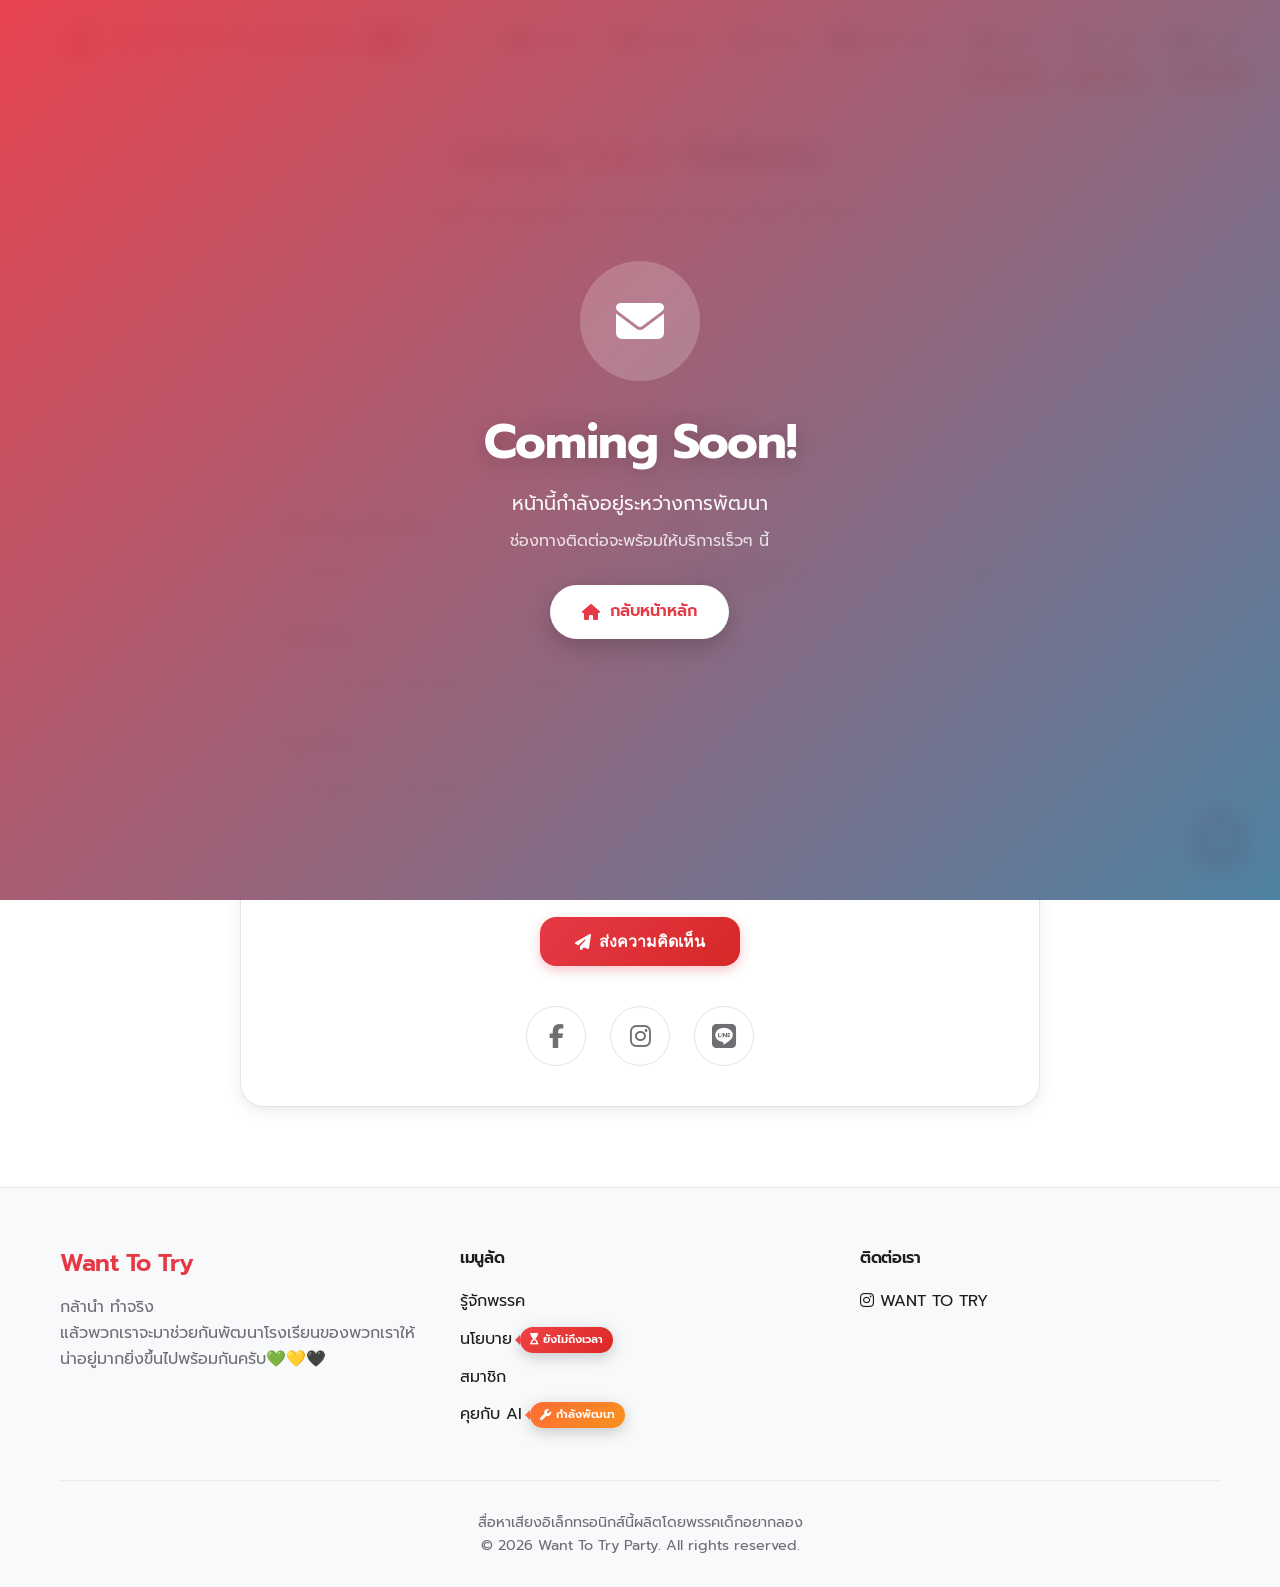
<file: contact.html>
<!DOCTYPE html>
<html lang="th">

<head>
    <meta charset="UTF-8">
    <meta name="viewport" content="width=device-width, initial-scale=1.0">
    <title>Contact | Want To Try</title>

    <!-- Fonts -->
    <link rel="preconnect" href="https://fonts.googleapis.com">
    <link rel="preconnect" href="https://fonts.gstatic.com" crossorigin>
    <link href="https://fonts.googleapis.com/css2?family=Prompt:wght@300;400;500;600;700;800&display=swap"
        rel="stylesheet">

    <!-- Icons -->
    <link rel="stylesheet" href="https://cdnjs.cloudflare.com/ajax/libs/font-awesome/6.4.0/css/all.min.css">

    <!-- CSS -->
    <link rel="stylesheet" href="style.css">
</head>

<body>

    <!-- Coming Soon Overlay -->
    <div id="comingSoonOverlay" class="coming-soon-overlay">
        <div class="coming-soon-content">
            <div class="coming-soon-icon">
                <i class="fa-solid fa-envelope"></i>
            </div>
            <h2>Coming Soon!</h2>
            <p>หน้านี้กำลังอยู่ระหว่างการพัฒนา</p>
            <p class="coming-soon-desc">ช่องทางติดต่อจะพร้อมให้บริการเร็วๆ นี้</p>
            <a href="index.html" class="btn btn-primary">
                <i class="fa-solid fa-house"></i> กลับหน้าหลัก
            </a>
        </div>
    </div>

    <style>
        .coming-soon-overlay {
            position: fixed;
            top: 0;
            left: 0;
            width: 100%;
            height: 100%;
            background: linear-gradient(135deg, rgba(230, 57, 70, 0.95), rgba(69, 123, 157, 0.95));
            display: flex;
            justify-content: center;
            align-items: center;
            z-index: 10000;
            backdrop-filter: blur(10px);
        }

        .coming-soon-content {
            text-align: center;
            color: white;
            padding: 60px 40px;
            max-width: 500px;
            animation: fadeInUp 0.6s ease-out;
        }

        @keyframes fadeInUp {
            from {
                opacity: 0;
                transform: translateY(30px);
            }

            to {
                opacity: 1;
                transform: translateY(0);
            }
        }

        .coming-soon-icon {
            width: 120px;
            height: 120px;
            background: rgba(255, 255, 255, 0.2);
            border-radius: 50%;
            display: flex;
            justify-content: center;
            align-items: center;
            margin: 0 auto 30px;
            animation: float 3s ease-in-out infinite;
        }

        @keyframes float {

            0%,
            100% {
                transform: translateY(0);
            }

            50% {
                transform: translateY(-15px);
            }
        }

        .coming-soon-icon i {
            font-size: 3rem;
            color: white;
        }

        .coming-soon-content h2 {
            font-size: 3rem;
            font-weight: 700;
            margin-bottom: 15px;
            text-shadow: 0 4px 20px rgba(0, 0, 0, 0.2);
        }

        .coming-soon-content p {
            font-size: 1.2rem;
            margin-bottom: 10px;
            opacity: 0.95;
        }

        .coming-soon-desc {
            font-size: 1rem !important;
            opacity: 0.8 !important;
            margin-bottom: 30px !important;
        }

        .coming-soon-content .btn {
            background: white;
            color: var(--color-primary-red);
            padding: 14px 32px;
            border-radius: 50px;
            font-weight: 600;
            text-decoration: none;
            display: inline-flex;
            align-items: center;
            gap: 10px;
            transition: all 0.3s ease;
            box-shadow: 0 8px 25px rgba(0, 0, 0, 0.2);
        }

        .coming-soon-content .btn:hover {
            transform: translateY(-3px);
            box-shadow: 0 12px 35px rgba(0, 0, 0, 0.3);
        }
    </style>

    <!-- Navbar -->
    <nav class="navbar">
        <div class="container">
            <a href="index.html" class="logo">
                <img src="images/Logo.png" alt="logo" width="40" height="40">
                <div class="logo-text">
                    <div class="logo-row">Want To Try<span class="sep">|</span> <span class="black">เด็กอยากลอง</span>
                        <div class="party-number">
                            <div class="p-num">1</div>
                            <div class="p-mark"><i class="fa-solid fa-xmark"></i></div>
                        </div>
                    </div>
                </div>
            </a>

            <!-- Hamburger Menu Button -->
            <div class="hamburger" onclick="toggleMenu()">
                <span></span>
                <span></span>
                <span></span>
            </div>

            <div class="nav-links">
                <a href="index.html" class="nav-link">
                    <i class="fa-solid fa-house"></i>
                    <div class="nav-text"><span>หน้าแรก</span></div>
                </a>
                <a href="about.html" class="nav-link">
                    <i class="fa-solid fa-users"></i>
                    <div class="nav-text"><span>รู้จักพรรค</span></div>
                </a>
                <a href="candidates.html" class="nav-link">
                    <i class="fa-solid fa-user-tie"></i>
                    <div class="nav-text"><span>สมาชิก</span></div>
                </a>
                <a href="policies.html" class="nav-link">
                    <i class="fa-solid fa-book-open"></i>
                    <div class="nav-text"><span>นโยบายพรรค</span></div>
                </a>
                <div class="nav-btn-wrapper">
                    <a href="news.html" class="nav-link">
                        <i class="fa-solid fa-newspaper"></i>
                        <div class="nav-text"><span>ข่าวสาร</span></div>
                    </a>
                    <div class="dev-badge-small">
                        <i class="fa-solid fa-wrench"></i> กำลังพัฒนา
                    </div>
                </div>
                <div class="nav-btn-wrapper">
                    <a href="contact.html" class="nav-link">
                        <i class="fa-solid fa-phone"></i>
                        <div class="nav-text"><span>ติดต่อ</span></div>
                    </a>
                    <div class="dev-badge-small">
                        <i class="fa-solid fa-wrench"></i> กำลังพัฒนา
                    </div>
                </div>

                <div class="nav-btn-wrapper">
                    <a href="ai-chat.html" class="btn btn-techno nav-link">
                        <i class="fa-solid fa-robot"></i>
                        <div class="nav-text"><span>คุยกับ AI</span></div>
                    </a>
                    <div class="dev-badge-small">
                        <i class="fa-solid fa-wrench"></i> กำลังพัฒนา
                    </div>
                </div>
            </div>
        </div>
    </nav>

    <!-- Page Header -->
    <header class="page-header">
        <div class="container">
            <h1 class="page-title">มาร่วม <span style="color: var(--color-primary-red);">"ลอง"</span> ไปกับเรา</h1>
            <p class="page-subtitle">ทุกเสียงของทุกคนมีค่า แนะนำ ติชม หรือเสนอไอเดียได้เต็มที่</p>
        </div>
    </header>

    <!-- Contact Content -->
    <section class="section">
        <div class="container">
            <div class="contact-container">
                <div class="section-header">
                    <h2>ส่งความคิดเห็นถึงสภาฯ</h2>
                    <p style="color: var(--color-text-muted);">"เราพร้อมรับฟังทุกเรื่อง เพื่อโรงเรียนของเรา"</p>
                </div>

                <form id="contactForm">
                    <div class="split-layout" style="gap: 20px; grid-template-columns: 1fr 1fr; margin-bottom: 0;">
                        <div class="form-group">
                            <label>ชื่อ-นามสกุล (ไม่บังคับ)</label>
                            <input type="text" id="senderName" class="form-control" name="name"
                                placeholder="ระบุชื่อของคุณ">
                        </div>
                        <div class="form-group">
                            <label>ระดับชั้น</label>
                            <select id="senderGrade" class="form-control" name="grade">
                                <option value="">-- เลือกระดับชั้น --</option>
                                <option value="ม.1">ม.1</option>
                                <option value="ม.2">ม.2</option>
                                <option value="ม.3">ม.3</option>
                                <option value="ม.4">ม.4</option>
                                <option value="ม.5">ม.5</option>
                                <option value="ม.6">ม.6</option>
                            </select>
                        </div>
                    </div>

                    <div class="form-group">
                        <label>หัวข้อเรื่อง</label>
                        <input type="text" id="subject" class="form-control" name="subject"
                            placeholder="เช่น ขอเสนอแนะเรื่องโรงอาหาร, แจ้งซ่อม..." required>
                    </div>

                    <div class="form-group">
                        <label>รายละเอียด</label>
                        <textarea id="message" class="form-control" name="message"
                            placeholder="พิมพ์ข้อความของคุณที่นี่..." required></textarea>
                    </div>

                    <div id="formStatus" class="form-status"></div>

                    <div class="text-center">
                        <button type="submit" id="submitBtn" class="btn btn-primary" style="min-width: 200px;">
                            <i class="fa-solid fa-paper-plane"></i> ส่งความคิดเห็น
                        </button>
                    </div>
                </form>

                <div class="social-links">
                    <a href="#" class="social-btn fb"><i class="fa-brands fa-facebook-f"></i></a>
                    <a href="https://www.instagram.com/want.to.try.number1?utm_source=ig_web_button_share_sheet&igsh=ZDNlZDc0MzIxNw=="
                        class="social-btn ig"><i class="fa-brands fa-instagram"></i></a>
                    <a href="#" class="social-btn ln"><i class="fa-brands fa-line"></i></a>
                </div>
            </div>
        </div>
    </section>

    <!-- Footer -->
    <footer>
        <div class="container">
            <div class="footer-content">
                <div class="footer-brand">
                    <h3>Want To Try</h3>
                    <p>กล้านำ ทำจริง <br>
                        แล้วพวกเราจะมาช่วยกันพัฒนาโรงเรียนของพวกเราให้น่าอยู่มากยิ่งขึ้นไปพร้อมกันครับ💚💛🖤</p>
                </div>
                <div class="footer-links">
                    <h4>เมนูลัด</h4>
                    <ul>
                        <li><a href="about.html">รู้จักพรรค</a></li>
                        <li><a href="#" class="badge-link" onclick="return false;">นโยบาย <span
                                    class="badge-tooltip wait"><i class="fa-solid fa-hourglass-start"></i>
                                    ยังไม่ถึงเวลา</span></a></li>
                        <li><a href="candidates.html">สมาชิก</a></li>
                        <li><a href="#" class="badge-link" onclick="return false;">คุยกับ AI <span
                                    class="badge-tooltip"><i class="fa-solid fa-wrench"></i> กำลังพัฒนา</span></a></li>
                    </ul>
                </div>
                <div class="footer-links">
                    <h4>ติดต่อเรา</h4>
                    <ul>
                        <li><a
                                href="https://www.instagram.com/want.to.try.number1?utm_source=ig_web_button_share_sheet&igsh=ZDNlZDc0MzIxNw=="><i
                                    class="fa-brands fa-instagram"></i> WANT TO TRY</a></li>
                    </ul>
                </div>
            </div>
            <div class="footer-bottom">
                <p>สื่อหาเสียงอิเล็กทรอนิกส์นี้ผลิตโดยพรรคเด็กอยากลอง</p>
                <p>&copy; 2026 Want To Try Party. All rights reserved.</p>
            </div>
        </div>
    </footer>

    <!-- Floating Action Button -->
    <div class="fab-container" id="quickContactFab">
        <div class="fab-menu">
            <h4><i class="fa-solid fa-bolt"></i> ติดต่อด่วน</h4>
            <p>มีคำถามหรือข้อสงสัย? พิมพ์คุยกับ AI หรือส่งข้อความหาเราได้ทันที</p>
            <div style="display: flex; flex-direction: column; gap: 10px;">
                <a href="ai-chat.html" class="btn btn-techno">
                    <i class="fa-solid fa-robot"></i> คุยกับ AI
                </a>
                <a href="contact.html" class="btn btn-primary">
                    <i class="fa-solid fa-paper-plane"></i> ส่งข้อความถึงเรา
                </a>
                <a href="trash-report.html" class="btn btn-success">
                    <i class="fa-solid fa-trash-can"></i> รายงานจุดขยะ
                </a>
            </div>
        </div>
        <button class="fab-button">
            <i class="fa-solid fa-message"></i>
        </button>
    </div>

    <script src="script.js"></script>
</body>

</html>
</file>
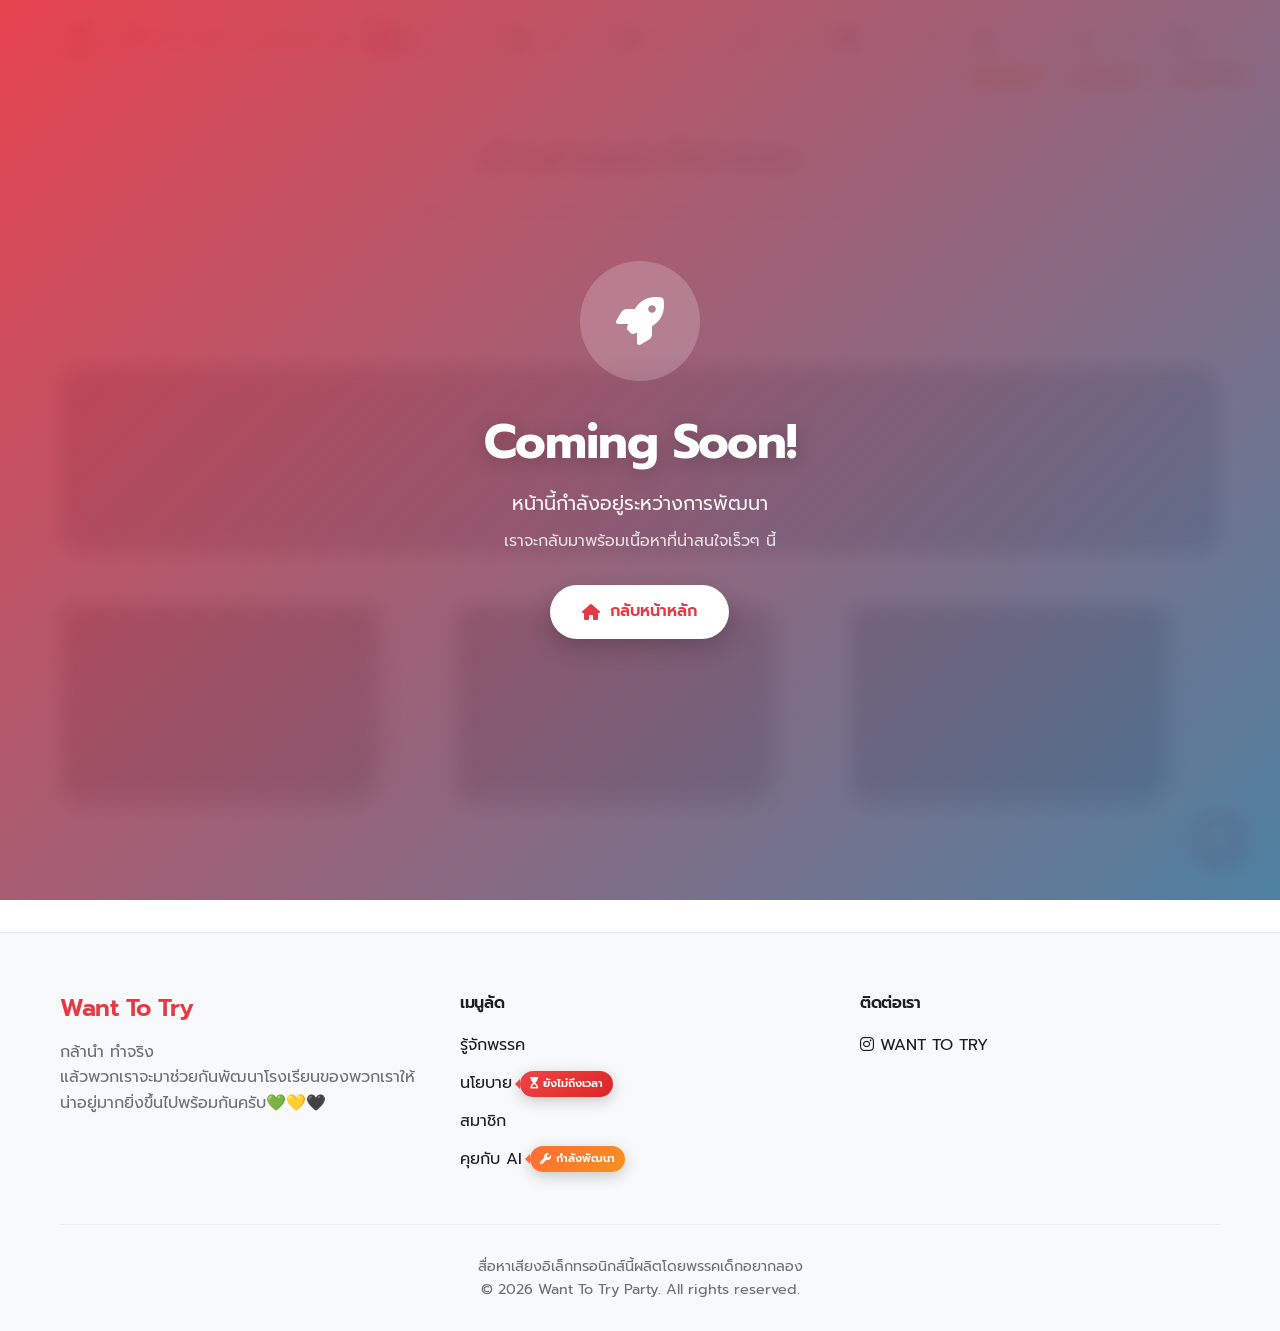
<file: news.html>
<!DOCTYPE html>
<html lang="th">

<head>
    <meta charset="UTF-8">
    <meta name="viewport" content="width=device-width, initial-scale=1.0">
    <title>News & Activities | Want To Try</title>

    <!-- Fonts -->
    <link rel="preconnect" href="https://fonts.googleapis.com">
    <link rel="preconnect" href="https://fonts.gstatic.com" crossorigin>
    <link href="https://fonts.googleapis.com/css2?family=Prompt:wght@300;400;500;600;700;800&display=swap"
        rel="stylesheet">

    <!-- Icons -->
    <link rel="stylesheet" href="https://cdnjs.cloudflare.com/ajax/libs/font-awesome/6.4.0/css/all.min.css">

    <!-- CSS -->
    <link rel="stylesheet" href="style.css">
</head>

<body>

    <!-- Coming Soon Overlay -->
    <div id="comingSoonOverlay" class="coming-soon-overlay">
        <div class="coming-soon-content">
            <div class="coming-soon-icon">
                <i class="fa-solid fa-rocket"></i>
            </div>
            <h2>Coming Soon!</h2>
            <p>หน้านี้กำลังอยู่ระหว่างการพัฒนา</p>
            <p class="coming-soon-desc">เราจะกลับมาพร้อมเนื้อหาที่น่าสนใจเร็วๆ นี้</p>
            <a href="index.html" class="btn btn-primary">
                <i class="fa-solid fa-house"></i> กลับหน้าหลัก
            </a>
        </div>
    </div>

    <style>
        .coming-soon-overlay {
            position: fixed;
            top: 0;
            left: 0;
            width: 100%;
            height: 100%;
            background: linear-gradient(135deg, rgba(230, 57, 70, 0.95), rgba(69, 123, 157, 0.95));
            display: flex;
            justify-content: center;
            align-items: center;
            z-index: 10000;
            backdrop-filter: blur(10px);
        }

        .coming-soon-content {
            text-align: center;
            color: white;
            padding: 60px 40px;
            max-width: 500px;
            animation: fadeInUp 0.6s ease-out;
        }

        @keyframes fadeInUp {
            from {
                opacity: 0;
                transform: translateY(30px);
            }

            to {
                opacity: 1;
                transform: translateY(0);
            }
        }

        .coming-soon-icon {
            width: 120px;
            height: 120px;
            background: rgba(255, 255, 255, 0.2);
            border-radius: 50%;
            display: flex;
            justify-content: center;
            align-items: center;
            margin: 0 auto 30px;
            animation: float 3s ease-in-out infinite;
        }

        @keyframes float {

            0%,
            100% {
                transform: translateY(0);
            }

            50% {
                transform: translateY(-15px);
            }
        }

        .coming-soon-icon i {
            font-size: 3rem;
            color: white;
        }

        .coming-soon-content h2 {
            font-size: 3rem;
            font-weight: 700;
            margin-bottom: 15px;
            text-shadow: 0 4px 20px rgba(0, 0, 0, 0.2);
        }

        .coming-soon-content p {
            font-size: 1.2rem;
            margin-bottom: 10px;
            opacity: 0.95;
        }

        .coming-soon-desc {
            font-size: 1rem !important;
            opacity: 0.8 !important;
            margin-bottom: 30px !important;
        }

        .coming-soon-content .btn {
            background: white;
            color: var(--color-primary-red);
            padding: 14px 32px;
            border-radius: 50px;
            font-weight: 600;
            text-decoration: none;
            display: inline-flex;
            align-items: center;
            gap: 10px;
            transition: all 0.3s ease;
            box-shadow: 0 8px 25px rgba(0, 0, 0, 0.2);
        }

        .coming-soon-content .btn:hover {
            transform: translateY(-3px);
            box-shadow: 0 12px 35px rgba(0, 0, 0, 0.3);
        }
    </style>

    <!-- Navbar -->
    <nav class="navbar">
        <div class="container">
            <a href="index.html" class="logo">
                <img src="images/Logo.png" alt="logo" width="40" height="40">
                <div class="logo-text">
                    <div class="logo-row">Want To Try<span class="sep">|</span> <span class="black">เด็กอยากลอง</span>
                        <div class="party-number">
                            <div class="p-num">1</div>
                            <div class="p-mark"><i class="fa-solid fa-xmark"></i></div>
                        </div>
                    </div>
                </div>
            </a>

            <!-- Hamburger Menu Button -->
            <div class="hamburger" onclick="toggleMenu()">
                <span></span>
                <span></span>
                <span></span>
            </div>

            <div class="nav-links">
                <a href="index.html" class="nav-link">
                    <i class="fa-solid fa-house"></i>
                    <div class="nav-text"><span>หน้าแรก</span></div>
                </a>
                <a href="about.html" class="nav-link">
                    <i class="fa-solid fa-users"></i>
                    <div class="nav-text"><span>รู้จักพรรค</span></div>
                </a>
                <a href="candidates.html" class="nav-link">
                    <i class="fa-solid fa-user-tie"></i>
                    <div class="nav-text"><span>สมาชิก</span></div>
                </a>
                <a href="policies.html" class="nav-link">
                    <i class="fa-solid fa-book-open"></i>
                    <div class="nav-text"><span>นโยบายพรรค</span></div>
                </a>
                <div class="nav-btn-wrapper">
                    <a href="news.html" class="nav-link">
                        <i class="fa-solid fa-newspaper"></i>
                        <div class="nav-text"><span>ข่าวสาร</span></div>
                    </a>
                    <div class="dev-badge-small">
                        <i class="fa-solid fa-wrench"></i> กำลังพัฒนา
                    </div>
                </div>
                <div class="nav-btn-wrapper">
                    <a href="contact.html" class="nav-link">
                        <i class="fa-solid fa-phone"></i>
                        <div class="nav-text"><span>ติดต่อ</span></div>
                    </a>
                    <div class="dev-badge-small">
                        <i class="fa-solid fa-wrench"></i> กำลังพัฒนา
                    </div>
                </div>

                <div class="nav-btn-wrapper">
                    <a href="ai-chat.html" class="btn btn-techno nav-link">
                        <i class="fa-solid fa-robot"></i>
                        <div class="nav-text"><span>คุยกับ AI</span></div>
                    </a>
                    <div class="dev-badge-small">
                        <i class="fa-solid fa-wrench"></i> กำลังพัฒนา
                    </div>
                </div>
            </div>
        </div>
    </nav>

    <!-- Page Header -->
    <header class="page-header">
        <div class="container">
            <h1 class="page-title">ข่าวสารและกิจกรรม</h1>
            <p class="page-subtitle">ติดตามความเคลื่อนไหว และเบื้องหลังการทำงานของพวกเรา</p>
        </div>
    </header>

    <!-- Content -->
    <section class="section">
        <div class="container">
            <div class="highlight-box" style="margin-bottom: 50px;">
                <div class="highlight-content text-center">
                    <h2><i class="fa-solid fa-bullhorn"></i></h2>
                    <p></p>
                </div>
            </div>

            <div class="policy-grid">
                <!-- News Item 1 -->
                <div class="policy-card">
                    <div class="candidate-img-wrapper" style="height: 200px; margin: -30px -30px 20px -30px;">
                        <div class="candidate-placeholder">
                            <i class="fa-solid fa-image"></i>
                        </div>
                    </div>
                    <span style="color: var(--color-primary-red); font-size: 0.8rem; font-weight: 700;"></span>
                    <h3></h3>
                    <p></p>
                </div>

                <!-- News Item 2 -->
                <div class="policy-card">
                    <div class="candidate-img-wrapper" style="height: 200px; margin: -30px -30px 20px -30px;">
                        <div class="candidate-placeholder">
                            <i class="fa-solid fa-image"></i>
                        </div>
                    </div>
                    <span style="color: var(--color-primary-red); font-size: 0.8rem; font-weight: 700;"></span>
                    <h3></h3>
                    <p></p>
                </div>

                <!-- News Item 3 -->
                <div class="policy-card">
                    <div class="candidate-img-wrapper" style="height: 200px; margin: -30px -30px 20px -30px;">
                        <div class="candidate-placeholder">
                            <i class="fa-solid fa-image"></i>
                        </div>
                    </div>
                    <span style="color: var(--color-primary-red); font-size: 0.8rem; font-weight: 700;"></span>
                    <h3></h3>
                    <p></p>
                </div>
            </div>
        </div>
    </section>

    <!-- Footer -->
    <footer>
        <div class="container">
            <div class="footer-content">
                <div class="footer-brand">
                    <h3>Want To Try</h3>
                    <p>กล้านำ ทำจริง <br>
                        แล้วพวกเราจะมาช่วยกันพัฒนาโรงเรียนของพวกเราให้น่าอยู่มากยิ่งขึ้นไปพร้อมกันครับ💚💛🖤</p>
                </div>
                <div class="footer-links">
                    <h4>เมนูลัด</h4>
                    <ul>
                        <li><a href="about.html">รู้จักพรรค</a></li>
                        <li><a href="#" class="badge-link" onclick="return false;">นโยบาย <span
                                    class="badge-tooltip wait"><i class="fa-solid fa-hourglass-start"></i>
                                    ยังไม่ถึงเวลา</span></a></li>
                        <li><a href="candidates.html">สมาชิก</a></li>
                        <li><a href="#" class="badge-link" onclick="return false;">คุยกับ AI <span
                                    class="badge-tooltip"><i class="fa-solid fa-wrench"></i> กำลังพัฒนา</span></a></li>
                    </ul>
                </div>
                <div class="footer-links">
                    <h4>ติดต่อเรา</h4>
                    <ul>
                        <li><a
                                href="https://www.instagram.com/want.to.try.number1?utm_source=ig_web_button_share_sheet&igsh=ZDNlZDc0MzIxNw=="><i
                                    class="fa-brands fa-instagram"></i> WANT TO TRY</a></li>
                    </ul>
                </div>
            </div>
            <div class="footer-bottom">
                <p>สื่อหาเสียงอิเล็กทรอนิกส์นี้ผลิตโดยพรรคเด็กอยากลอง</p>
                <p>&copy; 2026 Want To Try Party. All rights reserved.</p>
            </div>
        </div>
    </footer>

    <!-- Floating Action Button -->
    <div class="fab-container" id="quickContactFab">
        <div class="fab-menu">
            <h4><i class="fa-solid fa-bolt"></i> ติดต่อด่วน</h4>
            <p>มีคำถามหรือข้อสงสัย? พิมพ์คุยกับ AI หรือส่งข้อความหาเราได้ทันที</p>
            <div style="display: flex; flex-direction: column; gap: 10px;">
                <a href="ai-chat.html" class="btn btn-techno">
                    <i class="fa-solid fa-robot"></i> คุยกับ AI
                </a>
                <a href="contact.html" class="btn btn-primary">
                    <i class="fa-solid fa-paper-plane"></i> ส่งข้อความถึงเรา
                </a>
                <a href="trash-report.html" class="btn btn-success">
                    <i class="fa-solid fa-trash-can"></i> รายงานจุดขยะ
                </a>
            </div>
        </div>
        <button class="fab-button">
            <i class="fa-solid fa-message"></i>
        </button>
    </div>

    <script src="script.js"></script>
</body>

</html>
</file>
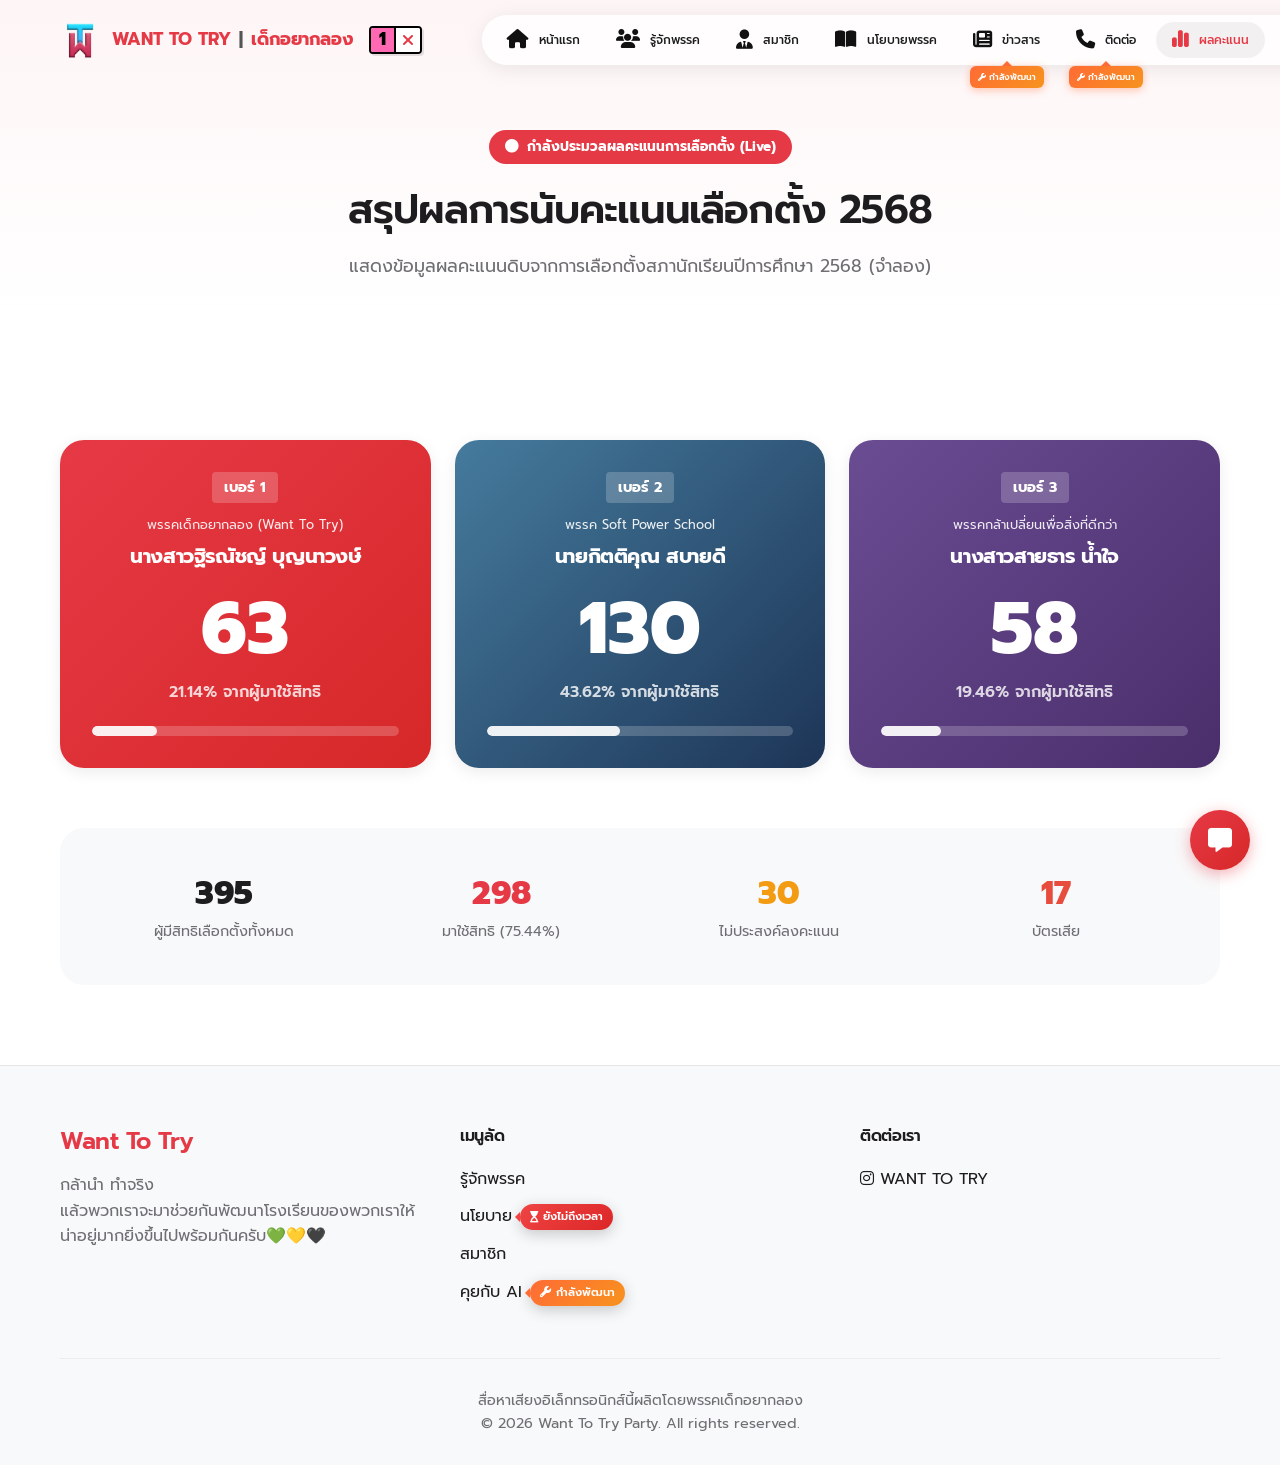
<file: results.html>
<!DOCTYPE html>
<html lang="th">

<head>
    <meta charset="UTF-8">
    <meta name="viewport" content="width=device-width, initial-scale=1.0">
    <title>Live Election Results | Want To Try</title>

    <!-- Fonts -->
    <link rel="preconnect" href="https://fonts.googleapis.com">
    <link rel="preconnect" href="https://fonts.gstatic.com" crossorigin>
    <link href="https://fonts.googleapis.com/css2?family=Prompt:wght@300;400;500;600;700;800&display=swap"
        rel="stylesheet">

    <!-- Icons -->
    <link rel="stylesheet" href="https://cdnjs.cloudflare.com/ajax/libs/font-awesome/6.4.0/css/all.min.css">

    <!-- CSS -->
    <link rel="stylesheet" href="style.css">
</head>

<body>

    <!-- Navbar -->
    <nav class="navbar scrolled">
        <div class="container">
            <a href="index.html" class="logo">
                <img src="images/Logo.png" alt="logo" width="40" height="40">
                <div class="logo-text">
                    <div class="logo-row">Want To Try<span class="sep">|</span> <span class="black">เด็กอยากลอง</span>
                        <div class="party-number">
                            <div class="p-num">1</div>
                            <div class="p-mark"><i class="fa-solid fa-xmark"></i></div>
                        </div>
                    </div>
                </div>
            </a>

            <!-- Hamburger Menu Button -->
            <div class="hamburger" onclick="toggleMenu()">
                <span></span>
                <span></span>
                <span></span>
            </div>

            <div class="nav-links">
                <a href="index.html" class="nav-link">
                    <i class="fa-solid fa-house"></i>
                    <div class="nav-text"><span>หน้าแรก</span></div>
                </a>
                <a href="about.html" class="nav-link">
                    <i class="fa-solid fa-users"></i>
                    <div class="nav-text"><span>รู้จักพรรค</span></div>
                </a>
                <a href="candidates.html" class="nav-link">
                    <i class="fa-solid fa-user-tie"></i>
                    <div class="nav-text"><span>สมาชิก</span></div>
                </a>
                <a href="policies.html" class="nav-link">
                    <i class="fa-solid fa-book-open"></i>
                    <div class="nav-text"><span>นโยบายพรรค</span></div>
                </a>
                <div class="nav-btn-wrapper">
                    <a href="news.html" class="nav-link">
                        <i class="fa-solid fa-newspaper"></i>
                        <div class="nav-text"><span>ข่าวสาร</span></div>
                    </a>
                    <div class="dev-badge-small">
                        <i class="fa-solid fa-wrench"></i> กำลังพัฒนา
                    </div>
                </div>
                <div class="nav-btn-wrapper">
                    <a href="contact.html" class="nav-link">
                        <i class="fa-solid fa-phone"></i>
                        <div class="nav-text"><span>ติดต่อ</span></div>
                    </a>
                    <div class="dev-badge-small">
                        <i class="fa-solid fa-wrench"></i> กำลังพัฒนา
                    </div>
                </div>
                <a href="results.html" class="nav-link active">
                    <i class="fa-solid fa-chart-simple"></i>
                    <div class="nav-text"><span>ผลคะแนน</span></div>
                </a>
                <div class="nav-btn-wrapper">
                    <a href="ai-chat.html" class="btn btn-techno nav-link">
                        <i class="fa-solid fa-robot"></i>
                        <div class="nav-text"><span>คุยกับ AI</span></div>
                    </a>
                    <div class="dev-badge-small">
                        <i class="fa-solid fa-wrench"></i> กำลังพัฒนา
                    </div>
                </div>
            </div>
        </div>
    </nav>

    <!-- Page Header -->
    <header class="results-header">
        <div class="container">
            <div class="live-badge">
                <i class="fa-solid fa-circle"></i> กำลังประมวลผลคะแนนการเลือกตั้ง (Live)
            </div>
            <h1 class="page-title">สรุปผลการนับคะแนนเลือกตั้ง 2568</h1>
            <p class="page-subtitle">แสดงข้อมูลผลคะแนนดิบจากการเลือกตั้งสภานักเรียนปีการศึกษา 2568 (จำลอง)</p>
        </div>
    </header>

    <!-- Results Section -->
    <section class="section">
        <div class="container">
            <div class="results-grid">
                <!-- เบอร์ 1 -->
                <div class="result-card red">
                    <span class="ballot-number">เบอร์ 1</span>
                    <span class="party-name">พรรคเด็กอยากลอง (Want To Try)</span>
                    <h3 class="candidate-name">นางสาวฐิรณัชญ์ บุญนาวงษ์</h3>
                    <div class="vote-count">63</div>
                    <div class="vote-percent">21.14% จากผู้มาใช้สิทธิ</div>
                    <div class="progress-container">
                        <div class="progress-bar" style="width: 21.14%"></div>
                    </div>
                </div>

                <!-- เบอร์ 2 -->
                <div class="result-card blue">
                    <span class="ballot-number">เบอร์ 2</span>
                    <span class="party-name">พรรค Soft Power School</span>
                    <h3 class="candidate-name">นายกิตติคุณ สบายดี</h3>
                    <div class="vote-count">130</div>
                    <div class="vote-percent">43.62% จากผู้มาใช้สิทธิ</div>
                    <div class="progress-container">
                        <div class="progress-bar" style="width: 43.62%"></div>
                    </div>
                </div>

                <!-- เบอร์ 3 -->
                <div class="result-card purple">
                    <span class="ballot-number">เบอร์ 3</span>
                    <span class="party-name">พรรคกล้าเปลี่ยนเพื่อสิ่งที่ดีกว่า</span>
                    <h3 class="candidate-name">นางสาวสายธาร น้ำใจ</h3>
                    <div class="vote-count">58</div>
                    <div class="vote-percent">19.46% จากผู้มาใช้สิทธิ</div>
                    <div class="progress-container">
                        <div class="progress-bar" style="width: 19.46%"></div>
                    </div>
                </div>
            </div>

            <!-- Summary Stats -->
            <div class="stats-summary">
                <div class="stats-grid">
                    <div class="stat-item">
                        <span class="stat-value">395</span>
                        <span class="stat-label">ผู้มีสิทธิเลือกตั้งทั้งหมด</span>
                    </div>
                    <div class="stat-item">
                        <span class="stat-value" style="color: var(--color-primary-red);">298</span>
                        <span class="stat-label">มาใช้สิทธิ (75.44%)</span>
                    </div>
                    <div class="stat-item">
                        <span class="stat-value" style="color: #f39c12;">30</span>
                        <span class="stat-label">ไม่ประสงค์ลงคะแนน</span>
                    </div>
                    <div class="stat-item">
                        <span class="stat-value" style="color: #e74c3c;">17</span>
                        <span class="stat-label">บัตรเสีย</span>
                    </div>
                </div>
            </div>
        </div>
    </section>

    <!-- Footer -->
    <footer>
        <div class="container">
            <div class="footer-content">
                <div class="footer-brand">
                    <h3>Want To Try</h3>
                    <p>กล้านำ ทำจริง <br>
                        แล้วพวกเราจะมาช่วยกันพัฒนาโรงเรียนของพวกเราให้น่าอยู่มากยิ่งขึ้นไปพร้อมกันครับ💚💛🖤</p>
                </div>
                <div class="footer-links">
                    <h4>เมนูลัด</h4>
                    <ul>
                        <li><a href="about.html">รู้จักพรรค</a></li>
                        <li><a href="#" class="badge-link" onclick="return false;">นโยบาย <span
                                    class="badge-tooltip wait"><i class="fa-solid fa-hourglass-start"></i>
                                    ยังไม่ถึงเวลา</span></a></li>
                        <li><a href="candidates.html">สมาชิก</a></li>
                        <li><a href="#" class="badge-link" onclick="return false;">คุยกับ AI <span
                                    class="badge-tooltip"><i class="fa-solid fa-wrench"></i> กำลังพัฒนา</span></a></li>
                    </ul>
                </div>
                <div class="footer-links">
                    <h4>ติดต่อเรา</h4>
                    <ul>
                        <li><a
                                href="https://www.instagram.com/want.to.try.number1?utm_source=ig_web_button_share_sheet&igsh=ZDNlZDc0MzIxNw=="><i
                                    class="fa-brands fa-instagram"></i> WANT TO TRY</a></li>
                    </ul>
                </div>
            </div>
            <div class="footer-bottom">
                <p>สื่อหาเสียงอิเล็กทรอนิกส์นี้ผลิตโดยพรรคเด็กอยากลอง</p>
                <p>&copy; 2026 Want To Try Party. All rights reserved.</p>
            </div>
        </div>
    </footer>

    <!-- Floating Action Button -->
    <div class="fab-container" id="quickContactFab">
        <div class="fab-menu">
            <h4><i class="fa-solid fa-bolt"></i> ติดต่อด่วน</h4>
            <p>มีคำถามหรือข้อสงสัย? พิมพ์คุยกับ AI หรือส่งข้อความหาเราได้ทันที</p>
            <div style="display: flex; flex-direction: column; gap: 10px;">
                <a href="ai-chat.html" class="btn btn-techno">
                    <i class="fa-solid fa-robot"></i> คุยกับ AI
                </a>
                <a href="contact.html" class="btn btn-primary">
                    <i class="fa-solid fa-paper-plane"></i> ส่งข้อความถึงเรา
                </a>
                <a href="trash-report.html" class="btn btn-success">
                    <i class="fa-solid fa-trash-can"></i> รายงานจุดขยะ
                </a>
            </div>
        </div>
        <button class="fab-button">
            <i class="fa-solid fa-message"></i>
        </button>
    </div>

    <script src="script.js"></script>
</body>

</html>
</file>
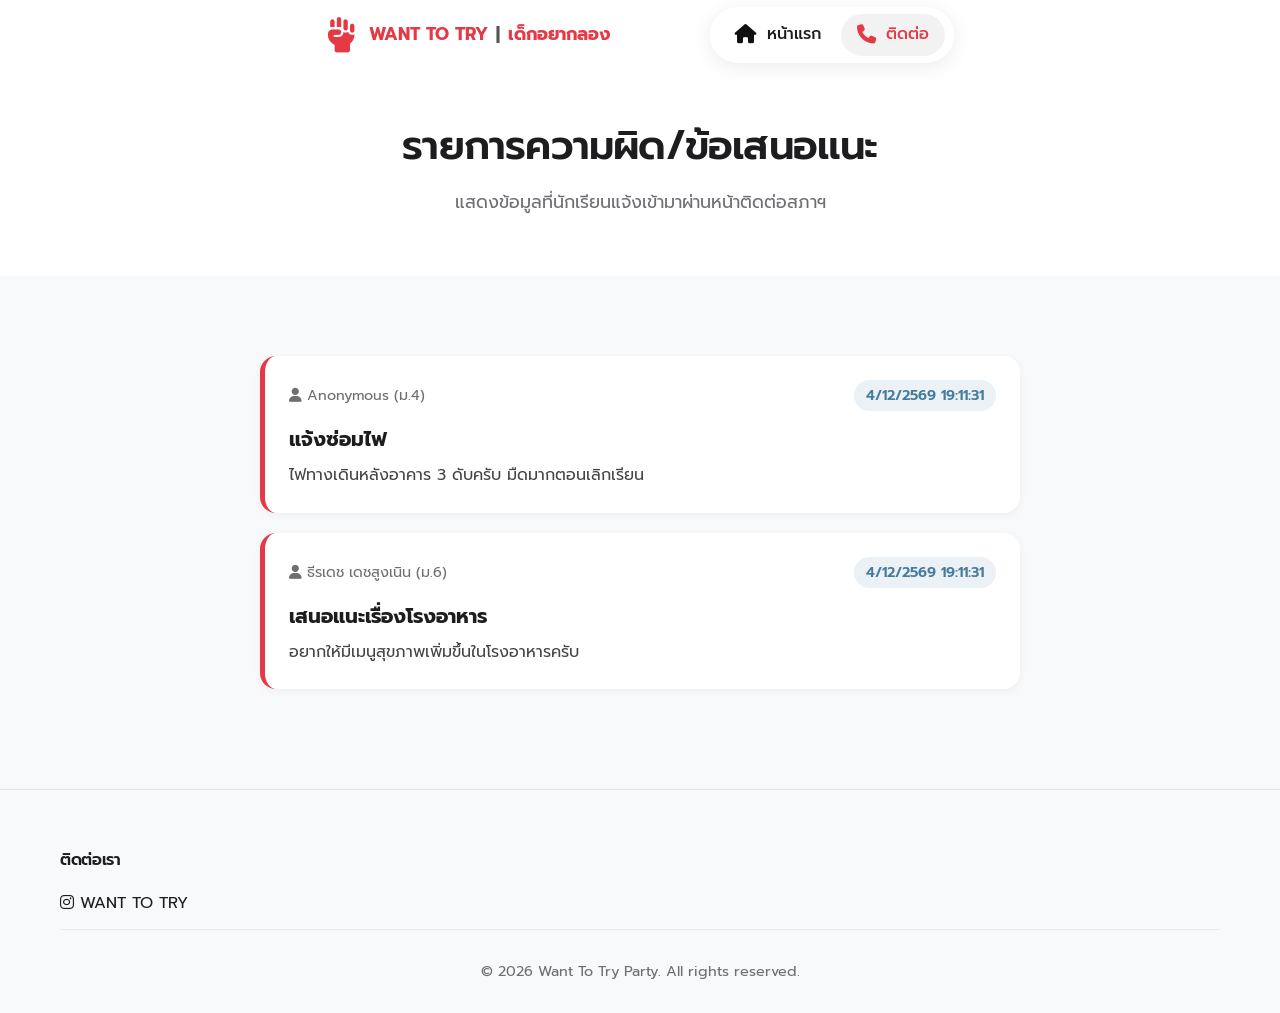
<file: submissions.html>
<!DOCTYPE html>
<html lang="th">

<head>
    <meta charset="UTF-8">
    <meta name="viewport" content="width=device-width, initial-scale=1.0">
    <title>Submissions | Want To Try</title>

    <!-- Fonts -->
    <link rel="preconnect" href="https://fonts.googleapis.com">
    <link rel="preconnect" href="https://fonts.gstatic.com" crossorigin>
    <link href="https://fonts.googleapis.com/css2?family=Prompt:wght@300;400;500;600;700;800&display=swap"
        rel="stylesheet">

    <!-- Icons -->
    <link rel="stylesheet" href="https://cdnjs.cloudflare.com/ajax/libs/font-awesome/6.4.0/css/all.min.css">

    <!-- CSS -->
    <link rel="stylesheet" href="style.css">
    <style>
        .submission-card {
            background: white;
            border-radius: var(--border-radius-md);
            padding: 24px;
            margin-bottom: 20px;
            box-shadow: var(--shadow-sm);
            border-left: 5px solid var(--color-primary-red);
            transition: var(--transition-normal);
        }

        .submission-card:hover {
            transform: translateX(5px);
            box-shadow: var(--shadow-md);
        }

        .submission-meta {
            display: flex;
            justify-content: space-between;
            align-items: center;
            margin-bottom: 12px;
            font-size: 0.9rem;
            color: var(--color-text-muted);
        }

        .submission-tag {
            background: rgba(69, 123, 157, 0.1);
            color: var(--color-primary-blue);
            padding: 4px 12px;
            border-radius: 20px;
            font-weight: 600;
        }

        .submission-subject {
            font-size: 1.25rem;
            font-weight: 700;
            margin-bottom: 8px;
            color: var(--color-text-main);
        }

        .submission-content {
            white-space: pre-line;
            color: #444;
        }

        .loading-container {
            text-align: center;
            padding: 50px;
        }

        #submissionsList:empty::after {
            content: "ยังไม่มีข้อมูลการแจ้งเรื่องในขณะนี้";
            display: block;
            text-align: center;
            padding: 50px;
            color: var(--color-text-muted);
            font-style: italic;
        }
    </style>
</head>

<body>

    <!-- Navbar -->
    <nav class="navbar scrolled">
        <div class="container">
            <a href="index.html" class="logo">
                <i class="fa-solid fa-hand-fist"></i>
                <div class="logo-text">
                    <div class="logo-row">Want To Try<span class="sep">|</span> <span>เด็กอยากลอง</span>
                    </div>
                </div>
            </a>

            <div class="nav-links">
                <a href="index.html" class="nav-link"><i class="fa-solid fa-house"></i> หน้าแรก</a>
                <a href="contact.html" class="nav-link active"><i class="fa-solid fa-phone"></i> ติดต่อ</a>
            </div>
        </div>
    </nav>

    <!-- Page Header -->
    <header class="page-header" style="background: white; padding-top: 120px;">
        <div class="container">
            <h1 class="page-title">รายการความผิด/ข้อเสนอแนะ</h1>
            <p class="page-subtitle">แสดงข้อมูลที่นักเรียนแจ้งเข้ามาผ่านหน้าติดต่อสภาฯ</p>
        </div>
    </header>

    <!-- Submissions Content -->
    <section class="section bg-light">
        <div class="container" style="max-width: 800px;">
            <div id="loadingSubmissions" class="loading-container">
                <div class="loading-spinner"
                    style="border-top-color: var(--color-primary-red); width: 40px; height: 40px;"></div>
                <p style="margin-top: 15px; color: var(--color-text-muted);">กำลังโหลดข้อมูลจากระบบ...</p>
            </div>

            <div id="submissionsList"></div>
        </div>
    </section>

    <!-- Footer -->
    <footer>
        <div class="container">
            <div class="footer-links">
                <h4>ติดต่อเรา</h4>
                <ul>
                    <li><a
                            href="https://www.instagram.com/want.to.try.number1?utm_source=ig_web_button_share_sheet&igsh=ZDNlZDc0MzIxNw=="><i
                                class="fa-brands fa-instagram"></i> WANT TO TRY</a></li>
                </ul>
            </div>
            <div class="footer-bottom">
                <p>&copy; 2026 Want To Try Party. All rights reserved.</p>
            </div>
        </div>
    </footer>

    <script>
        document.addEventListener('DOMContentLoaded', async () => {
            const listContainer = document.getElementById('submissionsList');
            const loader = document.getElementById('loadingSubmissions');

            // IMPORTANT: Replace with your actual Apps Script URL
            const scriptURL = 'REPLACE_WITH_YOUR_APPS_SCRIPT_URL';

            if (scriptURL === 'REPLACE_WITH_YOUR_APPS_SCRIPT_URL') {
                // Mock Data for demonstration
                setTimeout(() => {
                    const mockData = [
                        {
                            timestamp: new Date().toISOString(),
                            name: "ธีรเดช เดชสูงเนิน",
                            grade: "ม.6",
                            subject: "เสนอแนะเรื่องโรงอาหาร",
                            message: "อยากให้มีเมนูสุขภาพเพิ่มขึ้นในโรงอาหารครับ"
                        },
                        {
                            timestamp: new Date().toISOString(),
                            name: "Anonymous",
                            grade: "ม.4",
                            subject: "แจ้งซ่อมไฟ",
                            message: "ไฟทางเดินหลังอาคาร 3 ดับครับ มืดมากตอนเลิกเรียน"
                        }
                    ];
                    renderSubmissions(mockData);
                }, 1000);
                return;
            }

            try {
                const response = await fetch(scriptURL);
                const data = await response.json();
                renderSubmissions(data);
            } catch (error) {
                console.error('Error fetching submissions:', error);
                loader.innerHTML = '<p style="color: var(--color-primary-red);"><i class="fa-solid fa-circle-exclamation"></i> ไม่สามารถโหลดข้อมูลได้ในขณะนี้</p>';
            }

            function renderSubmissions(items) {
                loader.style.display = 'none';
                listContainer.innerHTML = '';

                items.reverse().forEach(item => {
                    const date = new Date(item.timestamp).toLocaleString('th-TH');
                    const card = document.createElement('div');
                    card.className = 'submission-card';
                    card.innerHTML = `
                        <div class="submission-meta">
                            <span><i class="fa-solid fa-user"></i> ${item.name || 'ไม่ระบุชื่อ'} (${item.grade || 'ไม่ระบุชั้น'})</span>
                            <span class="submission-tag">${date}</span>
                        </div>
                        <div class="submission-subject">${item.subject}</div>
                        <div class="submission-content">${item.message}</div>
                    `;
                    listContainer.appendChild(card);
                });
            }
        });
    </script>
</body>

</html>
</file>
<file: style.css>
:root {
    /* Primary Colors (Party) */
    --color-primary-red: #E63946;
    --color-primary-blue: #457B9D;

    /* Secondary Colors (School - Use sparingly) */
    --color-school-green: #2A9D8F;
    --color-school-yellow: #E9C46A;
    --color-school-black: #264653;

    /* Neutrals */
    --color-bg-white: #FFFFFF;
    --color-bg-light: #F8F9FA;
    --color-text-main: #1D1D1F;
    --color-text-muted: #6E6E73;
    --color-border: #E5E5E5;

    /* Spacing & Layout */
    --container-width: 1200px;
    --header-height: 70px;
    --border-radius-sm: 8px;
    --border-radius-md: 16px;
    --border-radius-lg: 24px;

    /* Effects */
    --shadow-sm: 0 2px 8px rgba(0, 0, 0, 0.05);
    --shadow-md: 0 4px 16px rgba(0, 0, 0, 0.08);
    --shadow-lg: 0 8px 30px rgba(0, 0, 0, 0.12);
    --transition-fast: 0.2s ease;
    --transition-normal: 0.3s cubic-bezier(0.4, 0, 0.2, 1);
}

* {
    margin: 0;
    padding: 0;
    box-sizing: border-box;
}

body {
    font-family: 'Prompt', -apple-system, BlinkMacSystemFont, "Segoe UI", Roboto, Helvetica, Arial, sans-serif;
    background-color: var(--color-bg-white);
    color: var(--color-text-main);
    line-height: 1.6;
    -webkit-font-smoothing: antialiased;
}

/* Typography */
h1,
h2,
h3,
h4,
h5,
h6 {
    font-weight: 600;
    line-height: 1.3;
    letter-spacing: -0.02em;
}

a {
    text-decoration: none;
    color: inherit;
    transition: var(--transition-fast);
}

ul {
    list-style: none;
}

img {
    max-width: 100%;
    display: block;
}

/* Utilities */
.container {
    max-width: var(--container-width);
    margin: 0 auto;
    padding: 0 20px;
}

.btn {
    display: inline-flex;
    align-items: center;
    justify-content: center;
    padding: 12px 24px;
    border-radius: var(--border-radius-md);
    font-weight: 600;
    cursor: pointer;
    transition: var(--transition-normal);
    gap: 8px;
    border: none;
    font-size: 1rem;
}

.btn-primary {
    background: linear-gradient(135deg, var(--color-primary-red), #D62828);
    color: white;
    box-shadow: 0 4px 12px rgba(230, 57, 70, 0.3);
}

.btn-primary:hover {
    transform: translateY(-2px);
    box-shadow: 0 6px 16px rgba(230, 57, 70, 0.4);
}

.btn-secondary {
    background: var(--color-bg-white);
    color: var(--color-primary-blue);
    border: 2px solid var(--color-primary-blue);
}

.btn-secondary:hover {
    background: var(--color-primary-blue);
    color: white;
}

.btn-techno {
    background: rgba(69, 123, 157, 0.1);
    color: var(--color-primary-blue);
    border: 1px solid rgba(69, 123, 157, 0.3);
}

.btn-techno:hover {
    background: rgba(69, 123, 157, 0.2);
}

.btn-success {
    background: linear-gradient(135deg, var(--color-school-green), #1D7A6E);
    color: white;
    box-shadow: 0 4px 12px rgba(42, 157, 143, 0.3);
}

.btn-success:hover {
    transform: translateY(-2px);
    box-shadow: 0 6px 16px rgba(42, 157, 143, 0.4);
}

/* Countdown Banner (Modern Floating Pill) */
.countdown-banner {
    background: rgba(255, 255, 255, 0.7);
    backdrop-filter: blur(15px);
    -webkit-backdrop-filter: blur(15px);
    color: var(--color-text-main);
    padding: 8px 24px;
    position: fixed;
    top: 15px;
    /* Moved slightly up */
    left: 50%;
    transform: translateX(-50%);
    z-index: 1002;
    border-radius: 50px;
    box-shadow: 0 10px 30px rgba(0, 0, 0, 0.1), inset 0 0 0 1px rgba(255, 255, 255, 0.3);
    border: 1px solid rgba(230, 57, 70, 0.2);
    width: auto;
    max-width: 90%;
}

.countdown-content {
    display: flex;
    justify-content: center;
    align-items: center;
    gap: 16px;
}

.countdown-label {
    font-weight: 700;
    font-size: 0.9rem;
    color: var(--color-primary-red);
    display: flex;
    align-items: center;
    gap: 8px;
    white-space: nowrap;
}

.countdown-timer {
    display: flex;
    gap: 12px;
}

.time-box {
    display: flex;
    align-items: baseline;
    gap: 2px;
}

.time-box span {
    font-size: 1.2rem;
    font-weight: 800;
    color: var(--color-text-main);
}

/* Policy Search Section */
.search-section {
    padding: 20px 0 40px;
    background: #fff;
    position: sticky;
    top: 70px;
    z-index: 900;
}

.search-container {
    max-width: 600px;
    margin: 0 auto;
    position: relative;
    display: flex;
    gap: 12px;
}

.search-wrapper {
    position: relative;
    flex-grow: 1;
}

.search-wrapper i {
    position: absolute;
    left: 20px;
    top: 50%;
    transform: translateY(-50%);
    color: var(--color-text-muted);
    font-size: 1.1rem;
}

.search-input {
    width: 100%;
    padding: 14px 20px 14px 50px;
    border-radius: 50px;
    border: 1px solid var(--color-border);
    background: var(--color-bg-light);
    font-size: 1rem;
    font-family: inherit;
    transition: var(--transition-normal);
    outline: none;
}

.search-input:focus {
    border-color: var(--color-primary-red);
    background: #fff;
    box-shadow: 0 0 0 4px rgba(230, 57, 70, 0.1);
}

.btn-clear {
    background: none;
    border: none;
    color: var(--color-text-muted);
    font-weight: 500;
    cursor: pointer;
    font-size: 0.9rem;
    padding: 0 10px;
}

.btn-clear:hover {
    color: var(--color-primary-red);
}

/* Square Policy Grid (Modern Card Layout) */
.pillars-grid {
    display: grid;
    grid-template-columns: repeat(3, 1fr);
    gap: 24px;
    max-width: 1000px;
    margin: 40px auto;
}

.pillar-card {
    aspect-ratio: 1 / 1;
    border-radius: var(--border-radius-lg);
    cursor: pointer;
    display: flex;
    flex-direction: column;
    align-items: center;
    justify-content: center;
    text-align: center;
    color: white;
    padding: 24px;
    transition: all 0.4s cubic-bezier(0.4, 0, 0.2, 1);
    box-shadow: var(--shadow-md);
    position: relative;
    overflow: hidden;
    border: none;
}

.pillar-card i {
    font-size: 2.5rem;
    margin-bottom: 12px;
    transition: var(--transition-normal);
}

.pillar-card h3 {
    font-size: 1.1rem;
    font-weight: 700;
    line-height: 1.3;
    transition: var(--transition-normal);
}

.pillar-summary {
    position: absolute;
    bottom: 0;
    left: 0;
    right: 0;
    padding: 15px;
    background: rgba(0, 0, 0, 0.8);
    font-size: 0.85rem;
    color: white;
    transform: translateY(100%);
    transition: var(--transition-normal);
    opacity: 0;
}

.pillar-card:hover .pillar-summary {
    transform: translateY(0);
    opacity: 1;
}

.pillar-card:hover i {
    transform: translateY(-20px) scale(0.9);
}

.pillar-card:hover h3 {
    transform: translateY(-20px);
}

/* Softer Colors for Pillar Cards */
.pillar-card.teal {
    background: linear-gradient(135deg, rgba(42, 157, 143, 0.15), rgba(38, 70, 83, 0.05));
    color: #2A9D8F;
    border: 1px solid rgba(42, 157, 143, 0.2);
}

.pillar-card.dark-blue {
    background: linear-gradient(135deg, rgba(69, 123, 157, 0.15), rgba(29, 53, 87, 0.05));
    color: #457B9D;
    border: 1px solid rgba(69, 123, 157, 0.2);
}

.pillar-card.purple {
    background: linear-gradient(135deg, rgba(106, 76, 147, 0.15), rgba(74, 46, 107, 0.05));
    color: #6A4C93;
    border: 1px solid rgba(106, 76, 147, 0.2);
}

.pillar-card.red {
    background: linear-gradient(135deg, rgba(230, 57, 70, 0.15), rgba(214, 40, 40, 0.05));
    color: #E63946;
    border: 1px solid rgba(230, 57, 70, 0.2);
}

.pillar-card.orange {
    background: linear-gradient(135deg, rgba(244, 162, 97, 0.15), rgba(231, 111, 81, 0.05));
    color: #E76F51;
    border: 1px solid rgba(244, 162, 97, 0.2);
}

.pillar-card.green {
    background: linear-gradient(135deg, rgba(42, 157, 143, 0.15), rgba(38, 70, 83, 0.05));
    color: #2A9D8F;
    border: 1px solid rgba(42, 157, 143, 0.2);
}

/* New Colors for Additional Policies */
.pillar-card.yellow {
    background: linear-gradient(135deg, rgba(255, 193, 7, 0.15), rgba(255, 160, 0, 0.05));
    color: #f59e0b;
    border: 1px solid rgba(255, 193, 7, 0.2);
}

.pillar-card.rainbow {
    background: linear-gradient(135deg,
            rgba(255, 0, 0, 0.1),
            rgba(255, 127, 0, 0.1),
            rgba(255, 255, 0, 0.1),
            rgba(0, 255, 0, 0.1),
            rgba(0, 0, 255, 0.1),
            rgba(139, 0, 255, 0.1));
    color: #e91e63;
    border: 2px solid transparent;
    border-image: linear-gradient(135deg, #ff0000, #ff7f00, #ffff00, #00ff00, #0000ff, #8b00ff) 1;
    border-image-slice: 1;
}

.pillar-card.gold {
    background: linear-gradient(135deg, rgba(255, 215, 0, 0.15), rgba(218, 165, 32, 0.1));
    color: #d4a00a;
    border: 1px solid rgba(255, 215, 0, 0.3);
}

.pillar-card.pink {
    background: linear-gradient(135deg, rgba(255, 105, 180, 0.15), rgba(219, 112, 147, 0.1));
    color: #ec4899;
    border: 1px solid rgba(255, 105, 180, 0.2);
}

/* Category Icon Colors */
.cat-icon.rainbow {
    background: linear-gradient(135deg, #ff0000, #ff7f00, #ffff00, #00ff00, #0000ff, #8b00ff);
}

.cat-icon.gold {
    background: linear-gradient(135deg, #ffd700, #daa520);
}

.cat-icon.pink {
    background: linear-gradient(135deg, #ff69b4, #ec4899);
}

.cat-icon.dark-blue {
    background: linear-gradient(135deg, #0d6efd, #084298);
}

/* Policy Card Featured Style */
.policy-card.featured {
    border: 2px solid transparent;
    background: linear-gradient(#fff, #fff) padding-box,
        linear-gradient(135deg, var(--color-primary-red), var(--color-primary-blue)) border-box;
}

.policy-card.rainbow-border {
    border: 2px solid transparent;
    background: linear-gradient(#fff, #fff) padding-box,
        linear-gradient(135deg, #ff0000, #ff7f00, #ffff00, #00ff00, #0000ff, #8b00ff) border-box;
}

.policy-card.gold-border {
    border: 2px solid transparent;
    background: linear-gradient(#fff, #fff) padding-box,
        linear-gradient(135deg, #ffd700, #daa520) border-box;
}

.policy-card.pink-border {
    border: 2px solid transparent;
    background: linear-gradient(#fff, #fff) padding-box,
        linear-gradient(135deg, #ff69b4, #ec4899) border-box;
}

/* Policy Image Placeholder */
.policy-image-placeholder {
    margin-top: 20px;
    border-radius: var(--border-radius-md);
    overflow: hidden;
    aspect-ratio: 16 / 9;
    background: var(--color-bg-light);
    display: flex;
    flex-direction: column;
    align-items: center;
    justify-content: center;
    color: var(--color-text-muted);
    border: 2px dashed var(--color-border);
}

.policy-image-placeholder img {
    width: 100%;
    height: 100%;
    object-fit: cover;
}

.policy-image-placeholder i {
    font-size: 2.5rem;
    margin-bottom: 10px;
    opacity: 0.5;
}

.policy-image-placeholder span {
    font-size: 0.9rem;
    opacity: 0.7;
}

/* Policy Gallery Section */
.policy-gallery-section {
    background: linear-gradient(135deg, #f8f9fa 0%, #e9ecef 100%);
    padding: 60px 0;
}

.policy-gallery-section .section-header {
    margin-bottom: 40px;
}

.policy-gallery-section .section-header h2 {
    font-size: 2rem;
    color: var(--color-text-main);
}

.policy-gallery-section .section-header h2 i {
    color: var(--color-primary-red);
    margin-right: 10px;
}

.policy-gallery-section .section-header p {
    color: var(--color-text-muted);
    margin-top: 10px;
}

.policy-gallery {
    display: grid;
    grid-template-columns: repeat(5, 1fr);
    gap: 16px;
}

.gallery-item {
    position: relative;
    border-radius: var(--border-radius-md);
    overflow: hidden;
    aspect-ratio: 4 / 3;
    cursor: pointer;
    box-shadow: var(--shadow-sm);
    transition: var(--transition-normal);
}

.gallery-item img {
    width: 100%;
    height: 100%;
    object-fit: cover;
    transition: transform 0.4s ease;
}

.gallery-item:hover img {
    transform: scale(1.1);
}

.gallery-overlay {
    position: absolute;
    bottom: 0;
    left: 0;
    right: 0;
    padding: 20px 15px 15px;
    background: linear-gradient(transparent, rgba(0, 0, 0, 0.8));
    color: white;
    transform: translateY(100%);
    transition: var(--transition-normal);
}

.gallery-item:hover .gallery-overlay {
    transform: translateY(0);
}

.gallery-overlay span {
    font-size: 1.5rem;
    font-weight: 800;
    display: block;
    margin-bottom: 4px;
}

.gallery-overlay p {
    font-size: 0.85rem;
    opacity: 0.9;
}

.gallery-item:hover {
    transform: translateY(-5px);
    box-shadow: var(--shadow-lg);
}

@media (max-width: 900px) {
    .policy-gallery {
        grid-template-columns: repeat(3, 1fr);
    }
}

@media (max-width: 600px) {
    .policy-gallery {
        grid-template-columns: repeat(2, 1fr);
    }

    .pillars-grid {
        grid-template-columns: repeat(2, 1fr);
    }
}


.pillar-card:hover {
    transform: translateY(-10px);
    box-shadow: 0 20px 40px rgba(0, 0, 0, 0.15);
}

.pillar-card:hover i {
    transform: scale(1.1);
}

.pillar-card::after {
    content: '';
    position: absolute;
    top: 0;
    left: -100%;
    width: 100%;
    height: 100%;
    background: linear-gradient(90deg,
            transparent,
            rgba(255, 255, 255, 0.2),
            transparent);
    transition: 0.5s;
}

.pillar-card:hover::after {
    left: 100%;
}

/* Mobile Adjustments */
@media (max-width: 600px) {
    .pillars-grid {
        grid-template-columns: repeat(2, 1fr);
        gap: 20px;
        padding: 0 20px;
    }

    .pillar-card {
        aspect-ratio: 16 / 9;
        /* More usable on mobile */
        padding: 24px;
    }

    .pillar-card i {
        font-size: 2.5rem;
    }

    .pillar-card h3 {
        font-size: 1.25rem;
    }
}

/* Page Header Polishing */
.page-header.white {
    background: #fff;
    padding: calc(var(--header-height) + 40px) 0 20px;
}

/* Navbar */
.navbar {
    height: 80px;
    background: transparent;
    border-bottom: none;
    position: fixed;
    top: 0;
    /* Default: Start at the very top */
    width: 100%;
    z-index: 1000;
    transition: var(--transition-normal);
    display: flex;
    align-items: center;
}

.navbar.scrolled {
    height: 70px;
    /* Slimmer on scroll */
}

/* Adjust navbar ONLY when countdown banner is present (Home Page) */
.countdown-banner+.navbar {
    top: 65px;
}

.navbar .container {
    height: 100%;
    display: flex;
    justify-content: space-between;
    align-items: center;
}

.logo {
    display: flex;
    align-items: center;
    gap: 12px;
    text-decoration: none;
}

.logo i {
    font-size: 2.2rem;
    /* Larger icon */
    color: var(--color-primary-red);
}

.logo-text {
    display: flex;
    flex-direction: column;
    justify-content: center;
    line-height: 1.1;
    font-weight: 700;
    font-size: 1.1rem;
    color: var(--color-primary-red);
    text-transform: uppercase;
}

.logo-row {
    display: flex;
    align-items: center;
    gap: 6px;
    white-space: nowrap;
}

.logo-row .white {
    color: white;
    font-weight: 500;
    font-size: 1rem;
}

.logo-row .sep {
    color: #555;
    margin: 0 2px;
}

/* Party Number Badge */
.party-number {
    display: flex;
    align-items: center;
    margin-left: 10px;
    height: 28px;
    border: 2px solid black;
    /* Outer border ensures the look of a contiguous box */
    border-radius: 4px;
    /* Slight rounding for better look, or 0 for sharp */
    overflow: hidden;
    box-shadow: 2px 2px 0 rgba(0, 0, 0, 0.1);
}

.p-num {
    background-color: #ff69b4;
    /* Hot pink/Magenta as seen in user image */
    color: black;
    font-weight: 800;
    padding: 0 8px;
    height: 100%;
    display: flex;
    align-items: center;
    justify-content: center;
    font-size: 1.1rem;
    border-right: 2px solid black;
}

.p-mark {
    background-color: white;
    color: black;
    padding: 0 6px;
    height: 100%;
    display: flex;
    align-items: center;
    justify-content: center;
}

.p-mark i {
    font-size: 1rem;
    font-weight: 900;
}

/* Nav Menu Pill */
/* Nav Menu Pill (Light Theme) */
.nav-links {
    display: flex;
    align-items: center;
    gap: 4px;
    margin-left: 100px;
    /* Added spacing from logo/badge */
    background: rgba(255, 255, 255, 0.75);
    backdrop-filter: blur(15px);
    -webkit-backdrop-filter: blur(15px);
    padding: 6px 8px;
    border-radius: 50px;
    box-shadow: 0 4px 20px rgba(0, 0, 0, 0.08);
    border: 1px solid rgba(255, 255, 255, 0.4);
    flex-wrap: nowrap;
    white-space: nowrap;
}

/* Nav Menu Pill */
/* Nav Menu Pill (Candidates Page) */
/* Nav Menu Pill (Dark Theme / Candidates Page) */
.nav-linkss {
    display: flex;
    align-items: center;
    gap: 4px;
    margin-left: 100px;
    /* Added spacing from logo/badge */
    background: rgba(20, 20, 20, 0.6);
    backdrop-filter: blur(15px);
    -webkit-backdrop-filter: blur(15px);
    padding: 6px 8px;
    border-radius: 50px;
    box-shadow: 0 8px 32px rgba(0, 0, 0, 0.4);
    border: 1px solid rgba(255, 255, 255, 0.1);
    flex-wrap: nowrap;
    white-space: nowrap;
}

.nav-linkss .nav-link {
    color: #eee;
}

.nav-linkss .nav-link i {
    color: #fff;
}

.nav-linkss .nav-text span {
    color: #fff !important;
}

.nav-linkss .btn-techno {
    color: #eee;
}

.nav-linkss .btn-techno i {
    color: #fff !important;
}

.nav-linkss .nav-link:hover,
.nav-linkss .nav-link.active {
    background: rgba(255, 255, 255, 0.1);
    color: #fff;
}

/* Unify Navigation Links */
.nav-link {
    color: inherit;
    display: flex;
    align-items: center;
    gap: 10px;
    padding: 8px 16px;
    border-radius: 30px;
    transition: var(--transition-fast);
    text-decoration: none;
    font-weight: 500;
}

.nav-link i {
    font-size: 1.2rem;
    color: #111;
    /* Darker icon */
    transition: var(--transition-fast);
}

.nav-text {
    display: flex;
    flex-direction: column;
    font-size: 0.75rem;
    font-weight: 500;
    line-height: 1.2;
    text-align: left;
}

.text-white {
    color: white;
}

.nav-text span {
    display: block;
}

.nav-link:hover,
.nav-link.active {
    color: var(--color-primary-red);
    background: rgba(0, 0, 0, 0.05);
    /* Light gray hover */
}

.nav-link:hover i,
.nav-link.active i {
    color: var(--color-primary-red);
}

/* Duplicates removed */

/* Update AI Button in Nav */
/* Update AI Button in Nav */
.navbar .btn-techno {
    background: transparent;
    border: none;
    color: #333;
    /* Dark text */
    padding: 6px 14px;
    height: auto;
    border-radius: 30px;
    display: flex;
    align-items: center;
    gap: 10px;
}

.navbar .btn-techno:hover,
.navbar .btn-techno.active {
    color: var(--color-primary-red);
    background: rgba(0, 0, 0, 0.05);
}

.navbar .btn-techno i {
    margin-right: 0;
    /* Handled by gap */
    font-size: 1.2rem;
    color: #111;
}

.navbar .btn-techno:hover i,
.navbar .btn-techno.active i {
    color: var(--color-primary-red);
}

/* AI Button Wrapper with Dev Badge */
.ai-btn-wrapper {
    position: relative;
    display: flex;
    align-items: center;
}

.dev-badge {
    position: absolute;
    top: calc(100% + 8px);
    left: 50%;
    transform: translateX(-50%);
    background: linear-gradient(135deg, #ff6b35, #f7931e);
    color: white;
    font-size: 0.55rem;
    font-weight: 600;
    padding: 4px 8px;
    border-radius: 6px;
    white-space: nowrap;
    animation: float-badge 3s ease-in-out infinite;
    box-shadow: 0 2px 8px rgba(255, 107, 53, 0.4);
    z-index: 100;
}

/* Arrow pointing up */
.dev-badge::before {
    content: '';
    position: absolute;
    top: -5px;
    left: 50%;
    transform: translateX(-50%);
    border-left: 5px solid transparent;
    border-right: 5px solid transparent;
    border-bottom: 5px solid #ff6b35;
}

.dev-badge i {
    margin-right: 3px;
    font-size: 0.5rem;
}

@keyframes float-badge {

    0%,
    100% {
        transform: translateX(-50%) translateY(0);
        opacity: 1;
    }

    50% {
        transform: translateX(-50%) translateY(-5px);
        opacity: 0.95;
    }
}

@keyframes arrow-bounce {

    0%,
    100% {
        transform: translateX(0);
    }

    50% {
        transform: translateX(-3px);
    }
}

@media (max-width: 900px) {
    .dev-badge {
        display: none !important;
    }

    /* แสดง dev-badge-small แบบ inline อยู่ข้างหลังชื่อเมนู */
    .dev-badge-small {
        position: static !important;
        transform: none !important;
        display: inline-flex !important;
        margin-left: 8px;
        font-size: 0.5rem;
        padding: 3px 6px;
        animation: none;
    }

    .dev-badge-small::before {
        display: none;
    }

    /* Nav Button Wrapper สำหรับ mobile menu */
    .nav-btn-wrapper {
        width: 100%;
    }

    .nav-btn-wrapper .nav-link,
    .nav-btn-wrapper .btn-techno {
        width: 100%;
        justify-content: flex-start;
        display: flex;
        align-items: center;
    }

    /* AI Button Wrapper */
    .ai-btn-wrapper {
        width: 100%;
    }

    .ai-btn-wrapper .btn-techno {
        width: 100%;
        justify-content: flex-start;
        display: flex;
        align-items: center;
    }

    .ai-btn-wrapper .dev-badge {
        position: static !important;
        transform: none !important;
        display: inline-flex !important;
        margin-left: 8px;
        font-size: 0.5rem;
        padding: 3px 6px;
        animation: none;
    }

    .ai-btn-wrapper .dev-badge::before {
        display: none;
    }
}

/* Nav Button Wrapper with Badge (for news and contact) */
.nav-btn-wrapper {
    position: relative;
    display: flex;
    align-items: center;
}

.dev-badge-small {
    position: absolute;
    top: calc(100% + 8px);
    left: 50%;
    transform: translateX(-50%);
    background: linear-gradient(135deg, #ff6b35, #f7931e);
    color: white;
    font-size: 0.55rem;
    font-weight: 600;
    padding: 4px 8px;
    border-radius: 6px;
    white-space: nowrap;
    animation: float-badge 3s ease-in-out infinite;
    box-shadow: 0 2px 8px rgba(255, 107, 53, 0.4);
    display: flex;
    align-items: center;
    gap: 3px;
    z-index: 100;
}

.dev-badge-small::before {
    content: '';
    position: absolute;
    top: -5px;
    left: 50%;
    transform: translateX(-50%);
    border-left: 5px solid transparent;
    border-right: 5px solid transparent;
    border-bottom: 5px solid #ff6b35;
}

.dev-badge-small i {
    font-size: 0.5rem;
}

/* Badge Tooltip Styles */
/* Badge Tooltip Styles */
.badge-link {
    display: inline-flex;
    align-items: center;
    gap: 8px;
    position: relative;
    text-decoration: none;
    vertical-align: middle;
}

.badge-tooltip {
    position: relative;
    /* Static flow */
    background: linear-gradient(135deg, #ff6b35, #f7931e);
    color: white;
    padding: 4px 10px;
    border-radius: 50px;
    font-size: 0.7rem;
    font-weight: 600;
    white-space: nowrap;
    box-shadow: 0 4px 15px rgba(0, 0, 0, 0.2);
    display: inline-flex;
    align-items: center;
    gap: 5px;
    visibility: visible;
    opacity: 1;
}

/* Arrow: Left side (pointing to text) by default */
.badge-tooltip::before {
    content: '';
    position: absolute;
    top: 50%;
    left: -5px;
    transform: translateY(-50%);
    border-top: 5px solid transparent;
    border-bottom: 5px solid transparent;
    border-right: 5px solid #ff6b35;
}

/* Variant: Wait */
.badge-tooltip.wait {
    background: linear-gradient(135deg, #ef4444, #dc2626);
}

.badge-tooltip.wait::before {
    border-right-color: #ef4444;
}

/* Mobile Optimization: Align Right (Space Between) like Settings Menu */
@media (max-width: 768px) {
    .footer-links ul li {
        display: block;
        /* Ensure list item takes width */
    }

    .badge-link {
        display: flex;
        /* Change to flex container */
        width: 100%;
        /* Full width */
        flex-direction: row;
        /* Row layout */
        align-items: center;
        justify-content: space-between;
        /* Push badge to right */
        gap: 10px;
        padding-right: 10px;
        /* Safe padding */
    }

    .badge-tooltip {
        font-size: 0.65rem;
        padding: 4px 10px;
        margin-left: auto;
        /* Ensure it sticks to right if flex behavior varies */
        position: static;
        /* Remove relative/absolute positioning logic for simple flow */
        transform: none;
    }

    /* Remove arrow on mobile for pill style */
    .badge-tooltip::before {
        display: none;
    }
}

/* Hero Section */
.hero {
    padding-top: calc(var(--header-height) + 80px);
    padding-bottom: 80px;
    text-align: center;
    position: relative;
    overflow: hidden;
}

.hero-content {
    max-width: 800px;
    margin: 0 auto;
    position: relative;
    z-index: 2;
}

.hero-tagline {
    font-size: 1.25rem;
    color: var(--color-primary-blue);
    font-weight: 600;
    margin-bottom: 16px;
    display: inline-block;
    padding: 8px 16px;
    background: rgba(69, 123, 157, 0.1);
    border-radius: 50px;
}

.hero-title {
    font-size: 4rem;
    font-weight: 800;
    margin-bottom: 24px;
    background: linear-gradient(135deg, var(--color-primary-red), var(--color-text-main));
    background-clip: text;
    -webkit-background-clip: text;
    -webkit-text-fill-color: transparent;
    line-height: 1.1;
}

.hero-subtitle {
    font-size: 1.5rem;
    color: var(--color-text-muted);
    margin-bottom: 48px;
}

/* Hero Image (ใช้แทน subtitle) */
.hero-image-wrapper {
    margin-bottom: 48px;
    display: flex;
    justify-content: center;
}

.hero-subtitle-image {
    max-width: 600px;
    width: 100%;
    height: auto;
    border-radius: var(--border-radius-md);
}

.hero-actions {
    display: flex;
    justify-content: center;
    gap: 16px;
    flex-wrap: wrap;
}

/* Page Headers */
.page-header {
    padding: calc(var(--header-height) + 60px) 0 60px;
    background: linear-gradient(to bottom, rgba(69, 123, 157, 0.05), rgba(255, 255, 255, 0));
    text-align: center;
}

.page-title {
    font-size: 2.5rem;
    margin-bottom: 16px;
    color: var(--color-text-main);
}

.page-subtitle {
    font-size: 1.1rem;
    color: var(--color-text-muted);
    max-width: 600px;
    margin: 0 auto;
}

/* Sections */
.section {
    padding: 80px 0;
}

.bg-light {
    background-color: var(--color-bg-light);
}

.section-header {
    margin-bottom: 50px;
    text-align: center;
}

.section-title {
    font-size: 2rem;
    margin-bottom: 24px;
}

.h-line {
    width: 60px;
    height: 4px;
    background: linear-gradient(90deg, var(--color-primary-red), var(--color-primary-blue));
    border-radius: 2px;
}

.mx-auto {
    margin-left: auto;
    margin-right: auto;
}

.text-center {
    text-align: center;
}

/* Split Layout */
.split-layout {
    display: grid;
    grid-template-columns: 1fr 1fr;
    gap: 60px;
    align-items: center;
}

@media (max-width: 768px) {
    .split-layout {
        grid-template-columns: 1fr;
    }
}

.lead-text {
    font-size: 1.25rem;
    font-weight: 500;
    color: var(--color-primary-blue);
    margin-bottom: 24px;
}

.divider-line {
    width: 100%;
    height: 1px;
    background: linear-gradient(90deg, var(--color-primary-red), var(--color-primary-blue));
    opacity: 0.3;
    margin: 30px 0;
}

.placeholder-box {
    width: 100%;
    height: 300px;
    background: white;
    border: 2px dashed var(--color-border);
    border-radius: var(--border-radius-lg);
    display: flex;
    flex-direction: column;
    align-items: center;
    justify-content: center;
    color: var(--color-text-muted);
    gap: 16px;
}

.feature-image-wrapper {
    position: relative;
    width: 100%;
    border-radius: var(--border-radius-lg);
    overflow: hidden;
    box-shadow: var(--shadow-lg);
    transition: var(--transition-normal);
}

.feature-image-wrapper::before {
    content: '';
    position: absolute;
    top: 0;
    left: 0;
    right: 0;
    bottom: 0;
    border: 4px solid var(--color-primary-red);
    opacity: 0;
    transition: var(--transition-normal);
    z-index: 2;
    pointer-events: none;
    border-radius: var(--border-radius-lg);
}

.feature-image-wrapper:hover {
    transform: translateY(-5px) scale(1.02);
    box-shadow: 0 15px 40px rgba(0, 0, 0, 0.2);
}

.feature-image-wrapper:hover::before {
    opacity: 0.2;
}

.feature-image-wrapper img {
    width: 100%;
    height: 100%;
    object-fit: cover;
    display: block;
}

.image-caption {
    position: absolute;
    bottom: 0;
    left: 0;
    right: 0;
    padding: 20px;
    background: linear-gradient(to top, rgba(0, 0, 0, 0.8), transparent);
    color: white;
    font-size: 0.9rem;
    font-weight: 500;
    transform: translateY(100%);
    transition: var(--transition-normal);
    z-index: 3;
}

.feature-image-wrapper:hover .image-caption {
    transform: translateY(0);
}

/* Value Cards */
.values-grid {
    display: grid;
    grid-template-columns: repeat(auto-fit, minmax(300px, 1fr));
    gap: 30px;
}

.value-card {
    background: white;
    padding: 40px;
    border-radius: var(--border-radius-lg);
    box-shadow: var(--shadow-sm);
    text-align: center;
    transition: var(--transition-normal);
    border: 1px solid var(--color-border);
}

.value-card:hover {
    transform: translateY(-8px);
    box-shadow: var(--shadow-md);
}

.icon-box {
    width: 64px;
    height: 64px;
    border-radius: 50%;
    display: flex;
    align-items: center;
    justify-content: center;
    font-size: 1.5rem;
    margin: 0 auto 24px;
}

.icon-box.red {
    background: rgba(230, 57, 70, 0.1);
    color: var(--color-primary-red);
}

.icon-box.blue {
    background: rgba(69, 123, 157, 0.1);
    color: var(--color-primary-blue);
}

.icon-box.dark {
    background: rgba(38, 70, 83, 0.1);
    color: var(--color-school-black);
}

.value-card h3 {
    margin-bottom: 16px;
    font-size: 1.25rem;
}

/* Highlight Box */
.highlight-box {
    background: linear-gradient(135deg, var(--color-school-black), #1a3a45);
    border-radius: var(--border-radius-lg);
    padding: 60px;
    color: white;
    position: relative;
    overflow: hidden;
}

.highlight-box::before {
    content: '';
    position: absolute;
    top: 0;
    right: 0;
    width: 200px;
    height: 100%;
    background: linear-gradient(90deg, transparent, rgba(255, 255, 255, 0.05));
    transform: skewX(-20deg);
}

.highlight-content h2 {
    margin-bottom: 30px;
    font-size: 1.8rem;
}

.check-list li {
    margin-bottom: 16px;
    display: flex;
    align-items: center;
    gap: 12px;
    font-size: 1.1rem;
}

.check-list i {
    color: var(--color-school-yellow);
}

/* Candidates Grid - People's Party Style */
.candidates-grid {
    display: grid;
    grid-template-columns: repeat(3, 1fr);
    gap: 32px;
}

.candidate-card {
    background: transparent;
    border-radius: 0;
    overflow: visible;
    box-shadow: none;
    transition: all 0.5s ease-out;
    cursor: pointer;
    border: none;
    position: relative;
    display: flex;
    flex-direction: column;
    text-decoration: none;
}

.candidate-card:hover {
    transform: scale(1.02);
}

.candidate-img-wrapper {
    max-width: 375px;
    width: 100%;
    aspect-ratio: 2/3;
    position: relative;
    overflow: hidden;
    border-radius: 24px;
    margin-bottom: 16px;
    box-shadow: 0 0 30px rgba(0, 0, 0, 1);
    transition: all 0.5s ease-out;
    background: #0d0d0d;
}

.candidate-card:hover .candidate-img-wrapper {
    transform: scale(1.05);
    box-shadow: 0 0 60px rgba(0, 0, 0, 1);
}

.candidate-img-wrapper img {
    width: 100%;
    height: 100%;
    display: block;
    aspect-ratio: 2/3;
    object-fit: cover;
}

/* Shimmer Effect */
.candidate-img-wrapper::before {
    content: '';
    position: absolute;
    inset: 0;
    opacity: 0;
    background: linear-gradient(105deg, transparent 20%, rgba(255, 255, 255, 0.1) 45%, rgba(255, 255, 255, 0.4) 50%, rgba(255, 255, 255, 0.1) 55%, transparent 80%);
    transform: translateX(-100%);
    pointer-events: none;
    z-index: 2;
}

.candidate-card:hover .candidate-img-wrapper::before {
    animation: shimmer 0.8s ease-in-out forwards;
}

@keyframes shimmer {
    0% {
        transform: translateX(-100%);
        opacity: 0;
    }

    1% {
        opacity: 1;
    }

    100% {
        transform: translateX(100%);
        opacity: 0;
    }
}

.candidate-placeholder {
    width: 100%;
    aspect-ratio: 2/3;
    background: transparent;
    display: flex;
    align-items: center;
    justify-content: center;
    font-size: 4rem;
    color: rgba(255, 255, 255, 0.2);
}

.candidate-info {
    padding: 0;
    display: flex;
    flex-direction: column;
    gap: 4px;
}

.candidate-role {
    font-size: 0.9rem;
    text-transform: none;
    letter-spacing: 0;
    color: var(--color-primary-red);
    font-weight: 700;
    margin-bottom: 0;
    opacity: 0.9;
    transition: color 0.3s;
}

.candidate-card:hover .candidate-role {
    color: #ff6b6b;
}

.candidate-info h3 {
    font-size: 1.5rem;
    margin-bottom: 0;
    color: rgba(255, 255, 255, 0.9);
    font-weight: 700;
    display: inline-flex;
    align-items: center;
    transition: color 0.3s;
}

.candidate-card:hover .candidate-info h3 {
    color: white;
}

.candidate-info h3::after {
    content: '›';
    font-size: 1.5rem;
    margin-left: 4px;
    display: inline-block;
    transition: transform 0.3s;
}

.candidate-card:hover .candidate-info h3::after {
    transform: translateX(4px);
}

.candidate-motto {
    display: none;
}

.btn-text {
    display: none;
}

.btn-text:hover {
    text-decoration: underline;
}

/* Modal */
.modal {
    display: none;
    position: fixed;
    z-index: 2000;
    left: 0;
    top: 0;
    width: 100%;
    height: 100%;
    overflow: auto;
    background-color: rgba(0, 0, 0, 0.6);
    backdrop-filter: blur(5px);
    animation: fadeIn 0.3s;
}

@keyframes fadeIn {
    from {
        opacity: 0;
    }

    to {
        opacity: 1;
    }
}

.modal-content {
    background-color: #fefefe;
    margin: 5% auto;
    padding: 0;
    width: 90%;
    max-width: 800px;
    border-radius: var(--border-radius-lg);
    box-shadow: var(--shadow-lg);
    position: relative;
    overflow: hidden;
    animation: slideUp 0.3s;
}

@keyframes slideUp {
    from {
        transform: translateY(50px);
        opacity: 0;
    }

    to {
        transform: translateY(0);
        opacity: 1;
    }
}

.close-modal {
    color: #aaa;
    float: right;
    font-size: 28px;
    font-weight: bold;
    position: absolute;
    top: 20px;
    right: 30px;
    z-index: 10;
    cursor: pointer;
    transition: 0.2s;
}

.close-modal:hover {
    color: var(--color-primary-red);
}

.modal-body {
    display: flex;
    flex-wrap: wrap;
}

.modal-img {
    flex: 1;
    min-width: 300px;
    background: #2a2a2a;
    /* Slightly lighter than the main dark modal */
    display: flex;
    align-items: center;
    justify-content: center;
    padding: 30px;
    overflow: hidden;
}

.modal-img-beauty {
    width: 100%;
    max-width: 320px;
    height: auto;
    aspect-ratio: 3 / 4;
    object-fit: cover;
    border-radius: 24px;
    box-shadow: 0 10px 30px rgba(0, 0, 0, 0.5);
    transition: transform 0.4s cubic-bezier(0.175, 0.885, 0.32, 1.275);
    border: 3px solid rgba(255, 255, 255, 0.05);
}

.modal-img-beauty:hover {
    transform: scale(1.05);
}

.modal-details {
    flex: 1.5;
    padding: 40px;
}

.modal-role {
    color: var(--color-primary-blue);
    font-weight: 700;
    text-transform: uppercase;
    font-size: 0.9rem;
    display: block;
    margin-bottom: 8px;
}

.modal-details h2 {
    font-size: 2rem;
    margin-bottom: 12px;
}

.modal-quote {
    font-size: 1.2rem;
    font-style: italic;
    color: var(--color-text-muted);
}

.modal-divider {
    height: 1px;
    width: 100%;
    background: var(--color-border);
    margin: 24px 0;
}

.modal-section {
    margin-bottom: 24px;
}

.modal-section h4 {
    color: var(--color-primary-red);
    margin-bottom: 12px;
    display: flex;
    align-items: center;
    gap: 10px;
}

.candidate-placeholder.big {
    width: 180px;
    height: 180px;
    font-size: 5rem;
}

/* Policy Page */
.policy-category {
    margin-bottom: 80px;
}

.category-header {
    display: flex;
    align-items: center;
    gap: 16px;
    margin-bottom: 32px;
}

.cat-icon {
    width: 40px;
    height: 40px;
    border-radius: 10px;
    display: flex;
    align-items: center;
    justify-content: center;
    font-size: 1.25rem;
    color: white;
}

.cat-icon.green {
    background-color: rgba(42, 157, 143, 0.7);
}

.cat-icon.blue {
    background-color: rgba(69, 123, 157, 0.7);
}

.cat-icon.red {
    background-color: rgba(230, 57, 70, 0.7);
}

.cat-icon.yellow {
    background-color: rgba(233, 196, 106, 0.7);
    color: var(--color-school-black);
}

.category-header h2 {
    font-size: 1.5rem;
    font-weight: 700;
}

.policy-grid {
    display: grid;
    grid-template-columns: repeat(auto-fill, minmax(300px, 1fr));
    gap: 24px;
}

.policy-card {
    background: white;
    padding: 24px;
    border-radius: var(--border-radius-md);
    border: 1px solid var(--color-border);
    transition: var(--transition-normal);
    position: relative;
    overflow: hidden;
}

.policy-card:hover {
    border-color: var(--color-primary-blue);
    box-shadow: var(--shadow-md);
    transform: translateY(-4px);
}

.policy-number {
    font-size: 3rem;
    font-weight: 800;
    color: rgba(0, 0, 0, 0.03);
    position: absolute;
    top: 10px;
    right: 20px;
    line-height: 1;
}

.policy-card h3 {
    margin-bottom: 8px;
    font-size: 1.15rem;
    color: var(--color-primary-blue);
    position: relative;
    z-index: 1;
    display: flex;
    align-items: center;
    gap: 10px;
}

.policy-icon {
    font-size: 1.35rem;
    transition: var(--transition-normal);
}

.policy-card:hover .policy-icon {
    transform: scale(1.2) rotate(-5deg);
}

/* Category Specific Colors for Icons */
.policy-category#clean .policy-icon {
    color: #2A9D8F;
}

.policy-category#talent .policy-icon {
    color: #6A4C93;
}

.policy-category#sports .policy-icon {
    color: #457B9D;
}

.policy-category#fun .policy-icon {
    color: #E63946;
}

.policy-category#skills .policy-icon {
    color: #F4A261;
}

.policy-category#others .policy-icon {
    color: #2A9D8F;
}

.policy-card p {
    color: var(--color-text-muted);
    font-size: 1rem;
    position: relative;
    z-index: 1;
}

/* AI Chat Page */
.chat-container {
    max-width: 900px;
    margin: 0 auto;
    background: white;
    border-radius: var(--border-radius-lg);
    box-shadow: var(--shadow-lg);
    overflow: hidden;
    height: 70vh;
    display: flex;
    flex-direction: column;
    border: 1px solid var(--color-border);
}

.chat-header {
    background: #eef5f9;
    padding: 20px;
    border-bottom: 1px solid var(--color-border);
    display: flex;
    align-items: center;
    justify-content: space-between;
}

.chat-header-info {
    display: flex;
    align-items: center;
    gap: 12px;
}

.chat-icon {
    width: 40px;
    height: 40px;
    background: white;
    border-radius: 50%;
    display: flex;
    align-items: center;
    justify-content: center;
    color: var(--color-primary-blue);
    box-shadow: var(--shadow-sm);
}

.chat-messages {
    flex: 1;
    padding: 24px;
    overflow-y: auto;
    background: white;
    display: flex;
    flex-direction: column;
    gap: 16px;
}

.message {
    max-width: 80%;
    padding: 12px 16px;
    border-radius: 12px;
    font-size: 0.95rem;
    line-height: 1.5;
}

.message.bot {
    background: #eef5f9;
    align-self: flex-start;
    border-top-left-radius: 2px;
    color: var(--color-text-main);
}

.message.user {
    background: var(--color-primary-blue);
    color: white;
    align-self: flex-end;
    border-top-right-radius: 2px;
}

.chat-input-area {
    padding: 20px;
    border-top: 1px solid var(--color-border);
    background: white;
    display: flex;
    gap: 12px;
}

.chat-input {
    flex: 1;
    padding: 12px 16px;
    border-radius: 24px;
    border: 1px solid var(--color-border);
    font-size: 1rem;
    background: #f8f9fa;
    outline: none;
    transition: var(--transition-fast);
}

.chat-input:focus {
    border-color: var(--color-primary-blue);
    background: white;
}

.send-btn {
    width: 48px;
    height: 48px;
    border-radius: 50%;
    background: var(--color-primary-red);
    color: white;
    border: none;
    cursor: pointer;
    display: flex;
    align-items: center;
    justify-content: center;
    transition: var(--transition-fast);
}

.send-btn:hover {
    background: #D62828;
    transform: scale(1.05);
}

.suggested-questions {
    padding: 10px 20px 20px;
    display: flex;
    gap: 8px;
    overflow-x: auto;
}

.suggest-pill {
    padding: 6px 12px;
    background: #f1f3f5;
    border-radius: 16px;
    font-size: 0.85rem;
    color: var(--color-text-muted);
    cursor: pointer;
    white-space: nowrap;
    border: 1px solid transparent;
    transition: var(--transition-fast);
}

.suggest-pill:hover {
    background: white;
    border-color: var(--color-primary-blue);
    color: var(--color-primary-blue);
}

/* Chat Citation Tags */
.citation-tag {
    display: inline-block;
    font-size: 0.75rem;
    padding: 2px 8px;
    border-radius: 4px;
    background: rgba(69, 123, 157, 0.1);
    color: var(--color-primary-blue);
    margin-left: 4px;
    text-decoration: none;
    font-weight: 500;
    transition: var(--transition-fast);
}

.citation-tag:hover {
    background: var(--color-primary-blue);
    color: white;
}

/* Old disclaimer styles removed */

.disclaimer-logo {
    font-size: 3rem;
    color: var(--color-primary-red);
    margin-bottom: 20px;
}

.disclaimer-content h2 {
    font-size: 1.5rem;
    margin-bottom: 16px;
    color: var(--color-text-main);
}

.disclaimer-list {
    text-align: left;
    margin: 24px 0;
    font-size: 0.95rem;
    color: var(--color-text-muted);
    background: var(--color-bg-light);
    padding: 20px;
    border-radius: var(--border-radius-md);
}

.disclaimer-list li {
    margin-bottom: 12px;
}

.disclaimer-list strong {
    color: var(--color-text-main);
}

.btn-accept {
    width: 100%;
    padding: 14px;
    font-size: 1.1rem;
    background: linear-gradient(90deg, #ff7e5f, #feb47b);
    /* Orange gradient as per mockup idea */
    border: none;
    color: white;
    font-weight: 700;
    border-radius: var(--border-radius-md);
    cursor: pointer;
    transition: var(--transition-normal);
}

.btn-accept:hover {
    transform: translateY(-2px);
    box-shadow: 0 8px 20px rgba(255, 126, 95, 0.4);
}

/* Centered Chat Welcome */
.chat-welcome {
    display: flex;
    flex-direction: column;
    align-items: center;
    justify-content: center;
    height: 100%;
    text-align: center;
    padding: 40px;
}

.welcome-logo {
    font-size: 4rem;
    color: var(--color-primary-red);
    margin-bottom: 24px;
}

.welcome-text h2 {
    font-size: 2rem;
    margin-bottom: 10px;
}

.welcome-text p {
    color: var(--color-text-muted);
    margin-bottom: 40px;
}

.welcome-suggestions {
    display: grid;
    grid-template-columns: repeat(auto-fit, minmax(250px, 1fr));
    gap: 16px;
    width: 100%;
    max-width: 800px;
}

.suggestion-card {
    background: white;
    border: 1px solid var(--color-border);
    padding: 20px;
    border-radius: var(--border-radius-md);
    cursor: pointer;
    transition: var(--transition-normal);
    text-align: left;
    display: flex;
    align-items: center;
    justify-content: space-between;
}

.suggestion-card:hover {
    border-color: var(--color-primary-red);
    box-shadow: var(--shadow-sm);
    transform: translateY(-2px);
}

.suggestion-card i {
    color: var(--color-text-muted);
}


/* Policy Pillars (Geometric) */
.pillars-wrapper {
    display: flex;
    flex-direction: column;
    align-items: center;
    gap: 10px;
    margin: 40px 0;
    position: relative;
    padding: 20px 0;
}

.pillar-row {
    display: flex;
    justify-content: center;
    gap: 40px;
    /* Space between pillars */
}

/* Base Triangle Shape */
.pillar-item {
    width: 220px;
    height: 190px;
    position: relative;
    cursor: pointer;
    transition: all 0.3s ease;
    clip-path: polygon(50% 0%, 0% 100%, 100% 100%);
    /* Triangle Up */
    display: flex;
    align-items: center;
    justify-content: center;
    text-align: center;
    color: white;
    overflow: hidden;
    /* Hide hover content initially */
}

.pillar-item.tri-down {
    clip-path: polygon(0% 0%, 100% 0%, 50% 100%);
    /* Triangle Down */
}

/* Colors */
.bg-school {
    background: linear-gradient(135deg, #2A9D8F, #264653);
}

.bg-learning {
    background: linear-gradient(135deg, #457B9D, #1D3557);
}

.bg-activities {
    background: linear-gradient(135deg, #E63946, #D62828);
}

.bg-voice {
    background: linear-gradient(135deg, #E9C46A, #F4A261);
    color: #264653;
}

/* Content inside Pillar */
.pillar-content {
    display: flex;
    flex-direction: column;
    align-items: center;
    gap: 8px;
    transition: transform 0.3s ease, opacity 0.3s ease;
    z-index: 2;
}

.pillar-content i {
    font-size: 2rem;
    margin-bottom: 4px;
}

.pillar-content h3 {
    font-size: 1.1rem;
    line-height: 1.2;
    font-weight: 600;
}

/* Hover State */
.pillar-hover {
    position: absolute;
    top: 0;
    left: 0;
    width: 100%;
    height: 100%;
    background: rgba(0, 0, 0, 0.4);
    display: flex;
    align-items: center;
    justify-content: center;
    opacity: 0;
    transition: opacity 0.3s ease;
    z-index: 3;
    padding: 20px 40px;
    /* Reduced side padding due to triangle shape */
}

.pillar-hover p {
    font-size: 0.95rem;
    font-weight: 500;
    color: white;
    line-height: 1.4;
}

.pillar-item:hover .pillar-hover {
    opacity: 1;
}

.pillar-item:hover .pillar-content {
    opacity: 0;
    transform: scale(0.9);
}

.pillar-item:hover {
    transform: scale(1.05);
    /* Slight pop */
    filter: brightness(1.1);
}

/* Center Core */
.pillar-core {
    display: flex;
    flex-direction: column;
    align-items: center;
    justify-content: center;
    width: 120px;
    height: 120px;
    /* positioned somewhat visually in center */
    margin: 30px 0;
}

.core-logo {
    width: 60px;
    height: 60px;
    background: white;
    border-radius: 50%;
    display: flex;
    align-items: center;
    justify-content: center;
    color: var(--color-primary-red);
    font-size: 1.5rem;
    box-shadow: 0 4px 12px rgba(0, 0, 0, 0.1);
    margin-bottom: 8px;
}

.pillar-core span {
    font-weight: 700;
    color: var(--color-primary-blue);
    font-size: 0.9rem;
    text-transform: uppercase;
}

/* Target Group Grid */
.target-grid {
    display: grid;
    grid-template-columns: repeat(auto-fill, minmax(280px, 1fr));
    gap: 20px;
    margin-top: 24px;
}

.target-card {
    background: white;
    padding: 20px 24px;
    border-radius: var(--border-radius-md);
    /* Rounded pill shape */
    border: 1px solid var(--color-border);
    display: flex;
    align-items: center;
    justify-content: space-between;
    cursor: pointer;
    transition: all 0.2s ease;
    position: relative;
    overflow: hidden;
}

.target-card::after {
    content: '';
    position: absolute;
    right: 0;
    top: 0;
    height: 100%;
    width: 60px;
    background: linear-gradient(90deg, transparent, rgba(230, 57, 70, 0.05));
    border-radius: 0 var(--border-radius-md) var(--border-radius-md) 0;
}

.target-card:hover {
    border-color: var(--color-primary-red);
    transform: translateX(4px);
    box-shadow: var(--shadow-sm);
}

.target-info h4 {
    font-size: 1.1rem;
    margin-bottom: 4px;
    color: var(--color-text-main);
}

.target-info span {
    font-size: 0.85rem;
    color: var(--color-text-muted);
}

.target-card i {
    color: var(--color-border);
    transition: color 0.2s ease;
}

.target-card:hover i {
    color: var(--color-primary-red);
}

/* Contact Page */
.contact-container {
    max-width: 800px;
    margin: 0 auto;
    background: white;
    border-radius: var(--border-radius-lg);
    box-shadow: var(--shadow-md);
    padding: 40px;
    border: 1px solid var(--color-border);
}

.form-group {
    margin-bottom: 24px;
}

.form-group label {
    display: block;
    margin-bottom: 8px;
    font-weight: 500;
}

.form-control {
    width: 100%;
    padding: 12px 16px;
    border: 1px solid var(--color-border);
    border-radius: 8px;
    font-size: 1rem;
    font-family: inherit;
    transition: var(--transition-fast);
}

.form-control:focus {
    border-color: var(--color-primary-blue);
    outline: none;
}

textarea.form-control {
    resize: vertical;
    min-height: 120px;
}

.social-links {
    display: flex;
    justify-content: center;
    gap: 24px;
    margin-top: 40px;
}

.social-btn {
    width: 60px;
    height: 60px;
    border-radius: 50%;
    display: flex;
    align-items: center;
    justify-content: center;
    font-size: 1.5rem;
    background: white;
    border: 1px solid var(--color-border);
    color: var(--color-text-muted);
    transition: var(--transition-normal);
}

.social-btn:hover {
    transform: translateY(-4px);
    color: white;
}

.social-btn.fb:hover {
    background: #1877F2;
    border-color: #1877F2;
}

.social-btn.ig:hover {
    background: #E1306C;
    border-color: #E1306C;
}

.social-btn.ln:hover {
    background: #00B900;
    border-color: #00B900;
}

footer {
    background: var(--color-bg-light);
    padding: 60px 0 30px;
    border-top: 1px solid var(--color-border);
}

.footer-content {
    display: grid;
    grid-template-columns: repeat(auto-fit, minmax(250px, 1fr));
    gap: 40px;
    margin-bottom: 40px;
}

.footer-brand h3 {
    font-size: 1.5rem;
    color: var(--color-primary-red);
    margin-bottom: 16px;
}

.footer-brand p {
    color: var(--color-text-muted);
}

/* Footer Video Player */
.footer-video-wrapper {
    width: 100%;
    max-width: 320px;
    margin-top: 16px;
    border-radius: var(--border-radius-md);
    overflow: hidden;
    box-shadow: var(--shadow-md);
    background: #000;
}

.footer-video {
    width: 100%;
    aspect-ratio: 16 / 9;
    display: block;
    border: none;
    border-radius: var(--border-radius-md);
}

.footer-video-wrapper video {
    object-fit: cover;
}

/* Footer Image */
.footer-image-wrapper {
    width: 100%;
    max-width: 320px;
    margin-top: 16px;
    border-radius: var(--border-radius-md);
    overflow: hidden;
    box-shadow: var(--shadow-md);
}

.footer-image {
    width: 100%;
    height: auto;
    display: block;
    border-radius: var(--border-radius-md);
    transition: var(--transition-normal);
}

.footer-image:hover {
    transform: scale(1.02);
}

.footer-links h4 {
    margin-bottom: 20px;
}

.footer-links ul li {
    margin-bottom: 12px;
}

.footer-links a:hover {
    color: var(--color-primary-red);
}

.footer-bottom {
    text-align: center;
    padding-top: 30px;
    border-top: 1px solid rgba(0, 0, 0, 0.05);
    color: var(--color-text-muted);
    font-size: 0.9rem;

}

/* President Hero Section */
.president-section {
    padding: calc(var(--header-height) + 60px) 0 100px;
    background: radial-gradient(ellipse at center top, #3d1015 0%, #1a1a1a 50%, #0d0d0d 100%);
    color: white;
    position: relative;
    overflow: hidden;
    text-align: center;
}

.president-section::before {
    content: '';
    position: absolute;
    top: -50%;
    left: 50%;
    transform: translateX(-50%);
    width: 600px;
    height: 600px;
    background: radial-gradient(circle, rgba(230, 57, 70, 0.25) 0%, transparent 70%);
    pointer-events: none;
}

.president-container {
    max-width: 1000px;
    margin: 0 auto;
    padding: 0 20px;
    display: flex;
    flex-direction: column;
    align-items: center;
    position: relative;
    z-index: 1;
}

.president-label {
    font-size: 1rem;
    color: var(--color-primary-red);
    font-weight: 600;
    text-transform: uppercase;
    letter-spacing: 2px;
    margin-bottom: 30px;
    display: inline-block;
    padding: 10px 28px;
    border: 1.5px solid var(--color-primary-red);
    border-radius: 50px;
    background: rgba(230, 57, 70, 0.1);
}

.president-image-wrapper {
    width: 100%;
    max-width: 375px;
    aspect-ratio: 2/3;
    margin-bottom: 40px;
    position: relative;
    border-radius: 24px;
    background: #0d0d0d;
    overflow: hidden;
    box-shadow: 0 0 30px rgba(0, 0, 0, 1);
    transition: all 0.5s ease-out;
    border: none;
}

.president-image-wrapper::before {
    content: '';
    position: absolute;
    inset: 0;
    opacity: 0;
    background: linear-gradient(105deg, transparent 20%, rgba(255, 255, 255, 0.1) 45%, rgba(255, 255, 255, 0.4) 50%, rgba(255, 255, 255, 0.1) 55%, transparent 80%);
    transform: translateX(-100%);
    pointer-events: none;
    z-index: 2;
}

.president-image-wrapper:hover {
    transform: scale(1.05);
    box-shadow: 0 0 90px rgba(0, 0, 0, 1);
}

.president-image-wrapper:hover::before {
    animation: shimmer 0.8s ease-in-out forwards;
}

.president-image-wrapper img {
    width: 100%;
    height: 100%;
    object-fit: cover;
    transition: all 0.5s ease-out;
}

.president-placeholder {
    width: 100%;
    height: 100%;
    display: flex;
    align-items: center;
    justify-content: center;
    font-size: 6rem;
    color: rgba(255, 255, 255, 0.2);
    background: linear-gradient(180deg, rgba(255, 255, 255, 0.05) 0%, rgba(0, 0, 0, 0.2) 100%);
}

.president-info h1 {
    font-size: 3rem;
    margin-bottom: 16px;
    color: white;
    font-weight: 700;
    background: none;
    -webkit-text-fill-color: unset;
}

.president-quote {
    font-size: 1.3rem;
    color: rgba(255, 255, 255, 0.5);
    font-style: normal;
    max-width: 600px;
    margin: 0 auto 30px;
    line-height: 1.4;
}

.president-actions {
    margin-top: 24px;
}

.btn-president {
    padding: 16px 36px;
    font-size: 1rem;
    background: transparent;
    border: 2px solid rgba(255, 255, 255, 0.5);
    color: white;
    border-radius: 50px;
    cursor: pointer;
    transition: var(--transition-normal);
    font-family: inherit;
    font-weight: 500;
}

.btn-president:hover {
    background: white;
    color: #1a1a1a;
    border-color: white;
}

/* Members Section Header */
.members-section {
    background: linear-gradient(180deg, #0d0d0d 0%, #1a1a1a 100%);
    padding: 60px 0 80px;
}

.members-header {
    text-align: center;
    margin: 0 0 50px;
    position: relative;
}

.members-header h2 {
    font-size: 2.2rem;
    color: white;
    margin-bottom: 16px;
    font-weight: 600;
}

.members-header-line {
    width: 80px;
    height: 4px;
    background: var(--color-primary-red);
    margin: 0 auto;
    border-radius: 2px;
}

@media (max-width: 768px) {
    .president-info h1 {
        font-size: 2.5rem;
    }

    .president-image-wrapper {
        width: 240px;
        height: 320px;
    }
}

/* =========================================
   Dark Theme (Candidates Page)
   ========================================= */
body.dark-theme {
    background-color: #111;
    color: #eee;
}

body.dark-theme .page-header {
    background: linear-gradient(to bottom, rgba(0, 0, 0, 0.8), rgba(0, 0, 0, 0));
}

body.dark-theme .page-title {
    color: #fff;
}

body.dark-theme .page-subtitle {
    color: #aaa;
}

body.dark-theme .members-header h2 {
    color: #fff;
}

/* President Section Dark */
body.dark-theme .president-section {
    background-color: #1a1a1a;
    border-bottom: 1px solid #333;
}

body.dark-theme .president-info h1 {
    color: #fff;
}

body.dark-theme .president-quote {
    color: #ccc;
}

/* Candidates Card Dark */
body.dark-theme .candidate-card {
    border-color: #333;
}

body.dark-theme .candidate-card:hover {
    box-shadow: 0 10px 30px rgba(0, 0, 0, 0.5);
    border-color: var(--color-primary-red);
}

body.dark-theme .candidate-img-wrapper {
    background-color: #333;
}

body.dark-theme .candidate-info h3 {
    color: #fff;
}

body.dark-theme .candidate-motto {
    color: #aaa;
}

body.dark-theme .btn-text {
    color: var(--color-primary-red);
    /* Pop color */
}

/* Modal Dark */
body.dark-theme .modal-content {
    background-color: #222;
    color: #eee;
    box-shadow: 0 20px 50px rgba(0, 0, 0, 0.8);
}

body.dark-theme .close-modal {
    color: #aaa;
}

body.dark-theme .close-modal:hover {
    color: #fff;
}

body.dark-theme .modal-img {
    background-color: #333;
}

body.dark-theme .modal-details h2 {
    color: #fff;
}

body.dark-theme .modal-divider {
    background-color: #444;
}

body.dark-theme .modal-quote {
    color: #ccc;
}

/* Footer Dark (if needed override) */
body.dark-theme footer {
    background-color: #1a1a1a;
    border-top: 1px solid #333;
}

body.dark-theme .footer-brand p,
body.dark-theme .footer-links ul li a,
body.dark-theme .footer-bottom p {
    color: #aaa;
}

body.dark-theme .footer-links ul li a:hover {
    color: #fff;
}

/* =========================================
   Global Animations
   ========================================= */

/* Keyframes */
@keyframes fadeInUp {
    from {
        opacity: 0;
        transform: translate3d(0, 40px, 0);
    }

    to {
        opacity: 1;
        transform: translate3d(0, 0, 0);
    }
}

@keyframes fadeIn {
    from {
        opacity: 0;
    }

    to {
        opacity: 1;
    }
}

@keyframes scaleIn {
    from {
        opacity: 0;
        transform: scale(0.9);
    }

    to {
        opacity: 1;
        transform: scale(1);
    }
}

@keyframes float {
    0% {
        transform: translateY(0px);
    }

    50% {
        transform: translateY(-10px);
    }

    100% {
        transform: translateY(0px);
    }
}

/* Animation Utility Classes */
.animate-on-scroll {
    opacity: 0;
    transition: opacity 0.6s ease-out, transform 0.6s ease-out;
    will-change: opacity, transform;
}

.animate-on-scroll.is-visible {
    opacity: 1;
}

/* Fade Up Effect (Default) */
.animate-on-scroll.fade-up {
    transform: translate3d(0, 40px, 0);
}

.animate-on-scroll.fade-up.is-visible {
    transform: translate3d(0, 0, 0);
}

/* Zoom In Effect */
.animate-on-scroll.zoom-in {
    transform: scale(0.95);
}

.animate-on-scroll.zoom-in.is-visible {
    transform: scale(1);
}

/* Stagger Delays */
.delay-100 {
    transition-delay: 0.1s;
}

.delay-200 {
    transition-delay: 0.2s;
}

.delay-300 {
    transition-delay: 0.3s;
}

.delay-400 {
    transition-delay: 0.4s;
}

.delay-500 {
    transition-delay: 0.5s;
}

/* Hero Animations (On Load) */
.hero-content {
    animation: fadeInUp 1s ease-out forwards;
}

.hero-image img {
    animation: scaleIn 1s ease-out forwards;
}

.floating-element {
    animation: float 3s ease-in-out infinite;
}

/* Floating Action Button (FAB) */
.fab-container {
    position: fixed;
    bottom: 30px;
    right: 30px;
    z-index: 1001;
    display: flex;
    flex-direction: column;
    align-items: flex-end;
    gap: 15px;
}

.fab-button {
    width: 60px;
    height: 60px;
    background: linear-gradient(135deg, var(--color-primary-red), #D62828);
    border-radius: 50%;
    display: flex;
    align-items: center;
    justify-content: center;
    color: white;
    font-size: 1.5rem;
    box-shadow: 0 4px 15px rgba(230, 57, 70, 0.4);
    cursor: pointer;
    transition: var(--transition-normal);
    border: none;
    outline: none;
}

.fab-button:hover {
    transform: scale(1.1) rotate(5deg);
    box-shadow: 0 6px 20px rgba(230, 57, 70, 0.5);
}

.fab-menu {
    position: absolute;
    bottom: 80px;
    right: 0;
    background: white;
    border-radius: var(--border-radius-md);
    box-shadow: var(--shadow-lg);
    width: 280px;
    padding: 20px;
    transform: translateY(20px);
    opacity: 0;
    pointer-events: none;
    transition: var(--transition-normal);
    border: 1px solid var(--color-border);
}

.fab-container.active .fab-menu {
    transform: translateY(0);
    opacity: 1;
    pointer-events: all;
}

.fab-menu h4 {
    margin-bottom: 10px;
    color: var(--color-primary-red);
    display: flex;
    align-items: center;
    gap: 8px;
}

.fab-menu p {
    font-size: 0.9rem;
    color: var(--color-text-muted);
    margin-bottom: 15px;
}

.fab-menu .btn {
    width: 100%;
    padding: 10px;
    font-size: 0.9rem;
}

/* Success/Error States for Form */
.form-status {
    padding: 15px;
    border-radius: var(--border-radius-md);
    margin-top: 20px;
    display: none;
    text-align: center;
    font-weight: 500;
}

.form-status.success {
    display: block;
    background: rgba(42, 157, 143, 0.1);
    color: var(--color-school-green);
    border: 1px solid var(--color-school-green);
}

.form-status.error {
    display: block;
    background: rgba(230, 57, 70, 0.1);
    color: var(--color-primary-red);
    border: 1px solid var(--color-primary-red);
}

.loading-spinner {
    display: inline-block;
    width: 20px;
    height: 20px;
    border: 3px solid rgba(255, 255, 255, .3);
    border-radius: 50%;
    border-top-color: #fff;
    animation: spin 1s ease-in-out infinite;
    margin-right: 10px;
}

@keyframes spin {
    to {
        transform: rotate(360deg);
    }
}

/* --- Premium AI Chat Redesign --- */

.ai-chat-layout {
    display: flex;
    height: calc(100vh - var(--header-height));
    margin-top: var(--header-height);
    background: #fdfdfd;
}

.chat-sidebar {
    width: 320px;
    background: white;
    border-right: 1px solid var(--color-border);
    display: flex;
    flex-direction: column;
    overflow: hidden;
    transition: var(--transition-normal);
}

.sidebar-header {
    padding: 24px;
    border-bottom: 1px solid var(--color-border);
}

.sidebar-header h3 {
    font-size: 1.25rem;
    color: var(--color-text-main);
}

.sidebar-content {
    flex: 1;
    overflow-y: auto;
    padding: 24px;
}

.sidebar-section {
    margin-bottom: 30px;
}

.sidebar-section h4 {
    font-size: 0.85rem;
    text-transform: uppercase;
    letter-spacing: 0.05em;
    color: var(--color-text-muted);
    margin-bottom: 15px;
}

.chat-main-area {
    flex: 1;
    display: flex;
    flex-direction: column;
    background: radial-gradient(circle at top right, rgba(69, 123, 157, 0.05), transparent);
    position: relative;
    overflow: hidden;
}

/* Chat Bubbles Polish */
.chat-messages-container {
    flex: 1;
    padding: 40px 10%;
    overflow-y: auto;
    display: flex;
    flex-direction: column;
    gap: 24px;
}

.message-bubble {
    max-width: 75%;
    padding: 16px 20px;
    border-radius: 20px;
    line-height: 1.6;
    font-size: 1rem;
    position: relative;
    animation: messagePop 0.3s cubic-bezier(0.18, 0.89, 0.32, 1.28) forwards;
}

@keyframes messagePop {
    from {
        opacity: 0;
        transform: translateY(10px) scale(0.95);
    }

    to {
        opacity: 1;
        transform: translateY(0) scale(1);
    }
}

.message-bubble.bot {
    align-self: flex-start;
    background: white;
    color: var(--color-text-main);
    box-shadow: 0 4px 15px rgba(0, 0, 0, 0.05);
    border: 1px solid rgba(0, 0, 0, 0.05);
    border-bottom-left-radius: 4px;
}

.message-bubble.user {
    align-self: flex-end;
    background: linear-gradient(135deg, var(--color-primary-blue), #1d3557);
    color: white;
    box-shadow: 0 4px 15px rgba(69, 123, 157, 0.2);
    border-bottom-right-radius: 4px;
}

/* Typing Indicator */
.typing-indicator {
    display: none;
    align-self: flex-start;
    padding: 12px 20px;
    background: #f1f3f5;
    border-radius: 20px;
    gap: 5px;
}

.typing-dot {
    width: 8px;
    height: 8px;
    background: var(--color-text-muted);
    border-radius: 50%;
    animation: typingBounce 1s infinite ease-in-out;
}

.typing-dot:nth-child(2) {
    animation-delay: 0.2s;
}

.typing-dot:nth-child(3) {
    animation-delay: 0.4s;
}

@keyframes typingBounce {

    0%,
    80%,
    100% {
        transform: translateY(0);
    }

    40% {
        transform: translateY(-6px);
    }
}

/* Stable Input Bar */
.chat-input-wrapper {
    padding: 30px 10%;
    background: linear-gradient(to top, white 80%, transparent);
}

.chat-input-glass {
    background: white;
    border: 1px solid var(--color-border);
    border-radius: 50px;
    padding: 6px 6px 6px 24px;
    display: flex;
    align-items: center;
    box-shadow: 0 10px 25px rgba(0, 0, 0, 0.05);
    transition: var(--transition-normal);
}

.chat-input-glass:focus-within {
    border-color: var(--color-primary-blue);
    box-shadow: 0 10px 30px rgba(69, 123, 157, 0.15);
}

.chat-input-glass input {
    flex: 1;
    border: none;
    outline: none;
    font-size: 1rem;
    padding: 10px 0;
    font-family: inherit;
}

/* Responsive AI Chat */
@media (max-width: 1024px) {
    .chat-sidebar {
        width: 260px;
    }

    .chat-messages-container {
        padding: 30px 5%;
    }

    .chat-input-wrapper {
        padding: 20px 5%;
    }
}

@media (max-width: 768px) {
    .chat-sidebar {
        position: fixed;
        left: -100%;
        top: var(--header-height);
        height: calc(100vh - var(--header-height));
        z-index: 100;
    }

    .chat-sidebar.active {
        left: 0;
    }

    .chat-main-area {
        width: 100%;
    }
}

/* --- Phase 7: UI Stability & Logic Fixes --- */

.pp-chat-layout {
    background: #f0f2f5;
    padding: 100px 20px 40px;
    height: 100vh;
    display: flex;
    flex-direction: column;
    align-items: center;
    justify-content: center;
}

.pp-chat-window {
    width: 100%;
    max-width: 900px;
    height: 750px;
    max-height: 90vh;
    background: white;
    border-radius: 32px;
    box-shadow: 0 40px 100px rgba(0, 0, 0, 0.08);
    border: 1px solid rgba(0, 0, 0, 0.05);
    display: flex;
    flex-direction: column;
    position: relative;
    overflow: hidden;
    animation: windowFadeIn 0.8s cubic-bezier(0.16, 1, 0.3, 1);
}

@keyframes windowFadeIn {
    from {
        opacity: 0;
        transform: translateY(20px) scale(0.98);
    }

    to {
        opacity: 1;
        transform: translateY(0) scale(1);
    }
}

/* Internal Header */
.pp-chat-inner-header {
    padding: 18px 30px;
    background: rgba(255, 255, 255, 0.8);
    backdrop-filter: blur(10px);
    border-bottom: 1px solid rgba(0, 0, 0, 0.05);
    display: flex;
    justify-content: space-between;
    align-items: center;
    z-index: 10;
}

.pp-header-status {
    display: flex;
    align-items: center;
    gap: 12px;
}

.pp-status-dot {
    width: 10px;
    height: 10px;
    background: #27ae60;
    border-radius: 50%;
    position: relative;
}

.pp-status-dot.offline {
    background: #95a5a6;
}

.pp-status-dot.admin-active {
    background: #8e44ad;
    /* Purple for Admin */
    box-shadow: 0 0 10px rgba(142, 68, 173, 0.5);
}

.pp-status-dot.pulse::after {
    content: '';
    position: absolute;
    width: 100%;
    height: 100%;
    background: inherit;
    border-radius: 50%;
    animation: dotPulse 2s infinite;
}

@keyframes dotPulse {
    0% {
        transform: scale(1);
        opacity: 0.8;
    }

    100% {
        transform: scale(2.5);
        opacity: 0;
    }
}

.pp-header-info {
    display: flex;
    flex-direction: column;
}

.pp-ai-name {
    font-weight: 700;
    font-size: 0.95rem;
    color: var(--color-text-main);
}

.pp-ai-status {
    font-size: 0.75rem;
    color: var(--color-text-muted);
}

.pp-header-actions {
    display: flex;
    gap: 8px;
}

.pp-header-btn {
    width: 36px;
    height: 36px;
    display: flex;
    align-items: center;
    justify-content: center;
    border-radius: 50%;
    background: #f8f9fa;
    color: var(--color-text-main);
    text-decoration: none;
    border: none;
    cursor: pointer;
    transition: all 0.2s;
    font-size: 0.9rem;
}

.pp-header-btn:hover {
    background: rgba(230, 57, 70, 0.1);
    color: var(--color-primary-red);
    transform: translateY(-2px);
}

.pp-landing-view {
    flex: 1;
    display: flex;
    flex-direction: column;
    align-items: center;
    justify-content: center;
    padding: 40px;
    text-align: center;
}

.pp-logo-large {
    display: flex;
    flex-direction: column;
    align-items: center;
    margin-bottom: 25px;
    animation: floatLogo 4s ease-in-out infinite;
}

@keyframes floatLogo {

    0%,
    100% {
        transform: translateY(0);
    }

    50% {
        transform: translateY(-10px);
    }
}

.pp-suggestions-grid {
    display: grid;
    grid-template-columns: repeat(2, 1fr);
    gap: 12px;
    width: 100%;
    max-width: 650px;
    margin-top: 25px;
}

.pp-suggestion-card {
    background: white;
    border: 1px solid rgba(0, 0, 0, 0.08);
    /* Softer border */
    border-radius: 20px;
    padding: 14px 20px;
    text-align: left;
    font-size: 0.85rem;
    cursor: pointer;
    transition: all 0.3s cubic-bezier(0.23, 1, 0.32, 1);
    color: var(--color-text-main);
    display: flex;
    align-items: center;
    gap: 10px;
    box-shadow: 0 4px 6px rgba(0, 0, 0, 0.02);
}

.pp-suggestion-card i {
    color: var(--color-primary-red);
    font-size: 1rem;
    opacity: 0.7;
}

.pp-suggestion-card:hover {
    border-color: var(--color-primary-red);
    background: white;
    transform: scale(1.02);
    box-shadow: 0 10px 20px rgba(230, 57, 70, 0.08);
}

.pp-suggestion-card.disabled {
    opacity: 0.6;
    cursor: not-allowed;
    background: #f9f9f9;
    border-color: #eee;
}

.pp-suggestion-card.disabled:hover {
    transform: none;
    box-shadow: none;
    border-color: #eee;
}

/* Chat Container & Messages */
.pp-chat-container {
    flex: 1;
    overflow-y: auto;
    padding: 30px 40px;
}

.pp-user-message,
.pp-bot-message {
    max-width: 80%;
    padding: 16px 22px;
    border-radius: 22px;
    line-height: 1.6;
    font-size: 0.95rem;
    position: relative;
    margin-bottom: 20px;
    animation: msgIn 0.4s cubic-bezier(0.23, 1, 0.32, 1);
}

@keyframes msgIn {
    from {
        opacity: 0;
        transform: translateY(15px);
    }

    to {
        opacity: 1;
        transform: translateY(0);
    }
}

.pp-user-message {
    align-self: flex-end;
    background: linear-gradient(135deg, var(--color-primary-red), #c1121f);
    color: white;
    margin-left: auto;
    border-bottom-right-radius: 4px;
    box-shadow: 0 10px 20px rgba(230, 57, 70, 0.15);
}

.pp-bot-message {
    align-self: flex-start;
    background: #f8f9fa;
    color: var(--color-text-main);
    border-bottom-left-radius: 4px;
    border: 1px solid rgba(0, 0, 0, 0.03);
    box-shadow: 0 4px 15px rgba(0, 0, 0, 0.02);
}

/* Thinking Box (Premium Refinement) */
.pp-thinking-box {
    align-self: flex-start;
    background: #f1f4f9;
    border-radius: 24px;
    padding: 24px;
    width: 380px;
    max-width: 90%;
    margin-bottom: 25px;
    border: 1px solid rgba(0, 0, 0, 0.05);
    box-shadow: 0 10px 30px rgba(0, 0, 0, 0.05);
    animation: msgIn 0.5s ease;
}

.pp-thinking-header {
    display: flex;
    justify-content: space-between;
    align-items: center;
    font-size: 0.9rem;
    font-weight: 700;
    margin-bottom: 20px;
    color: #4a4a4a;
}

.pp-step {
    display: flex;
    align-items: center;
    gap: 15px;
    margin-bottom: 14px;
    font-size: 0.9rem;
    opacity: 0.3;
    transition: all 0.4s ease;
    transform: translateX(-5px);
}

.pp-step.active {
    opacity: 1;
    color: var(--color-primary-blue);
    font-weight: 600;
    transform: translateX(0);
}

.pp-step.done {
    opacity: 1;
    color: #27ae60;
    transform: translateX(0);
}

.pp-step-icon {
    width: 28px;
    height: 28px;
    border-radius: 50%;
    background: #e0e0e0;
    color: white;
    display: flex;
    align-items: center;
    justify-content: center;
    font-size: 0.8rem;
    flex-shrink: 0;
    transition: all 0.3s;
}

.pp-step.active .pp-step-icon {
    background: var(--color-primary-blue);
    box-shadow: 0 4px 12px rgba(69, 123, 157, 0.3);
}

.pp-step.done .pp-step-icon {
    background: #27ae60;
    box-shadow: 0 4px 12px rgba(39, 174, 96, 0.2);
}

.pp-step-log {
    display: block;
    font-size: 0.75rem;
    font-weight: 400;
    color: #888;
    margin-left: 43px;
    margin-top: -8px;
    margin-bottom: 10px;
    animation: fadeIn 0.3s ease;
}

@keyframes fadeIn {
    from {
        opacity: 0;
        transform: translateY(2px);
    }

    to {
        opacity: 1;
        transform: translateY(0);
    }
}

/* Specialized Cards within Chat */
.pp-candidate-card-ai {
    background: white;
    border-radius: 20px;
    padding: 18px;
    margin: 15px 0;
    display: flex;
    align-items: center;
    gap: 18px;
    border: 1px solid rgba(0, 0, 0, 0.06);
    box-shadow: 0 10px 25px rgba(0, 0, 0, 0.04);
}

.pp-candidate-img-mini {
    width: 65px;
    height: 65px;
    border-radius: 50%;
    overflow: hidden;
    border: 3px solid #fff;
    box-shadow: 0 5px 15px rgba(0, 0, 0, 0.1);
}

.pp-candidate-img-mini img {
    width: 100%;
    height: 100%;
    object-fit: cover;
}

.pp-candidate-name {
    font-weight: 800;
    color: #112d42;
    font-size: 1.05rem;
}

.pp-candidate-role {
    font-size: 0.8rem;
    color: #666;
    margin: 2px 0 5px;
}

.pp-candidate-badge {
    display: inline-flex;
    padding: 4px 14px;
    background: linear-gradient(135deg, var(--color-primary-red), #c1121f);
    color: white;
    border-radius: 30px;
    font-size: 0.75rem;
    font-weight: 700;
}

.citation-tag {
    display: inline-block;
    padding: 4px 14px;
    background: rgba(69, 123, 157, 0.08);
    color: var(--color-primary-blue);
    border-radius: 30px;
    text-decoration: none;
    font-weight: 700;
    font-size: 0.8rem;
    transition: 0.3s;
}

.citation-tag:hover {
    background: var(--color-primary-blue);
    color: white;
    transform: scale(1.05);
}

/* Input Area */
.pp-input-fixed-bottom {
    background: white;
    padding: 25px 40px 35px;
    border-top: 1px solid rgba(0, 0, 0, 0.04);
}

.pp-input-container {
    background: #f8f9fa;
    border-radius: 24px;
    padding: 8px 10px 8px 24px;
    display: flex;
    align-items: center;
    gap: 15px;
    border: 1px solid rgba(0, 0, 0, 0.05);
    transition: all 0.3s;
}

.pp-input-container:focus-within {
    background: white;
    border-color: var(--color-primary-red);
    box-shadow: 0 10px 30px rgba(230, 57, 70, 0.1);
}

.pp-input-container input {
    flex: 1;
    background: transparent;
    border: none;
    color: var(--color-text-main);
    outline: none;
    font-size: 1rem;
    font-family: inherit;
    padding: 10px 0;
}

.pp-char-count {
    font-size: 0.75rem;
    color: #999;
    font-weight: 600;
}

.pp-send-btn {
    width: 44px;
    height: 44px;
    border-radius: 50%;
    background: var(--color-primary-red);
    color: white;
    border: none;
    cursor: pointer;
    transition: 0.3s;
    display: flex;
    align-items: center;
    justify-content: center;
}

.pp-send-btn:hover {
    background: #c1121f;
    transform: rotate(-15deg) scale(1.1);
}

/* Overlay */
.pp-limit-overlay {
    position: absolute;
    top: 0;
    left: 0;
    width: 100%;
    height: 100%;
    background: rgba(255, 255, 255, 0.98);
    backdrop-filter: blur(10px);
    z-index: 3000;
    display: none;
    flex-direction: column;
    align-items: center;
    justify-content: center;
    padding: 40px;
    text-align: center;
}

.pp-limit-overlay.show {
    display: flex;
}

@media (max-width: 768px) {
    .pp-chat-window {
        height: 100vh;
        max-height: 100vh;
        border-radius: 0;
    }

    .pp-suggestions-grid {
        grid-template-columns: 1fr;
    }
}

/* --- Live Results Dashboard Styles --- */
.results-header {
    padding: calc(var(--header-height) + 60px) 0 40px;
    text-align: center;
    background: linear-gradient(180deg, rgba(230, 57, 70, 0.05) 0%, rgba(255, 255, 255, 0) 100%);
}

.live-badge {
    display: inline-flex;
    align-items: center;
    gap: 8px;
    background: #E63946;
    color: white;
    padding: 6px 16px;
    border-radius: 50px;
    font-size: 0.85rem;
    font-weight: 700;
    margin-bottom: 20px;
    animation: pulse-red 2s infinite;
}

@keyframes pulse-red {
    0% {
        box-shadow: 0 0 0 0 rgba(230, 57, 70, 0.7);
    }

    70% {
        box-shadow: 0 0 0 15px rgba(230, 57, 70, 0);
    }

    100% {
        box-shadow: 0 0 0 0 rgba(230, 57, 70, 0);
    }
}

.results-grid {
    display: grid;
    grid-template-columns: repeat(3, 1fr);
    gap: 24px;
    margin-top: 40px;
}

.result-card {
    border-radius: var(--border-radius-lg);
    padding: 32px;
    color: white;
    text-align: center;
    position: relative;
    overflow: hidden;
    transition: var(--transition-normal);
    box-shadow: var(--shadow-md);
    display: flex;
    flex-direction: column;
    align-items: center;
}

.result-card:hover {
    transform: translateY(-8px);
    box-shadow: var(--shadow-lg);
}

.result-card.red {
    background: linear-gradient(135deg, #E63946, #D62828);
}

.result-card.blue {
    background: linear-gradient(135deg, #457B9D, #1D3557);
}

.result-card.purple {
    background: linear-gradient(135deg, #6A4C93, #4A2E6B);
}

.ballot-number {
    font-size: 0.9rem;
    font-weight: 700;
    text-transform: uppercase;
    background: rgba(255, 255, 255, 0.2);
    padding: 4px 12px;
    border-radius: 4px;
    margin-bottom: 12px;
}

.party-name {
    font-size: 0.8rem;
    opacity: 0.9;
    margin-bottom: 8px;
}

.candidate-name {
    font-size: 1.25rem;
    font-weight: 700;
    margin-bottom: 24px;
}

.vote-count {
    font-size: 4.5rem;
    font-weight: 800;
    line-height: 1;
    margin-bottom: 15px;
}

.vote-percent {
    font-size: 1rem;
    font-weight: 600;
    opacity: 0.8;
}

.progress-container {
    width: 100%;
    height: 10px;
    background: rgba(255, 255, 255, 0.2);
    border-radius: 5px;
    margin-top: 20px;
    overflow: hidden;
}

.progress-bar {
    height: 100%;
    background: rgba(255, 255, 255, 0.9);
    border-radius: 5px;
    transition: width 1s ease-out;
}

.stats-summary {
    margin-top: 60px;
    padding: 40px;
    background: var(--color-bg-light);
    border-radius: var(--border-radius-lg);
}

.stats-grid {
    display: grid;
    grid-template-columns: repeat(4, 1fr);
    gap: 30px;
}

.stat-item {
    text-align: center;
}

.stat-value {
    font-size: 2rem;
    font-weight: 800;
    color: var(--color-text-main);
    display: block;
}

.stat-label {
    font-size: 0.9rem;
    color: var(--color-text-muted);
}

@media (max-width: 900px) {
    .results-grid {
        grid-template-columns: 1fr;
    }

    .stats-grid {
        grid-template-columns: 1fr 1fr;
    }
}

/* ====================================
   COMPREHENSIVE MOBILE RESPONSIVE
   ==================================== */

/* Mobile Menu Header - Hidden on Desktop */
.mobile-menu-header {
    display: none !important;
}

/* Mobile Navigation - Hamburger Menu */
@media (max-width: 900px) {
    .navbar {
        height: 60px;
    }

    .navbar .container {
        padding: 0 15px;
    }

    /* Mobile Menu Header - Visible on Mobile */
    .mobile-menu-header {
        display: flex !important;
        align-items: center;
        justify-content: space-between;
        width: 100%;
        padding: 0 0 20px 0;
        margin-bottom: 0px;
        border-bottom: 1px solid rgba(0, 0, 0, 0.05);
    }

    .mobile-menu-logo {
        display: flex;
        align-items: center;
        gap: 10px;
        font-size: 1.1rem;
        font-weight: 700;
        color: #333;
        text-transform: uppercase;
    }

    .mobile-menu-logo img {
        width: 35px;
        height: 35px;
    }

    .mobile-menu-close {
        width: 44px;
        height: 44px;
        display: flex;
        align-items: center;
        justify-content: center;
        font-size: 1.6rem;
        color: #333;
        cursor: pointer;
        border-radius: 50%;
        transition: background 0.2s;
    }

    .mobile-menu-close:hover {
        background: rgba(0, 0, 0, 0.05);
        color: var(--color-primary-red);
    }

    /* Mobile Navigation Redesign - Refined Full Screen */
    .nav-links,
    .nav-linkss {
        position: fixed !important;
        top: 0 !important;
        left: 0 !important;
        right: 0 !important;
        bottom: 0 !important;
        width: 100vw !important;
        height: 100vh !important;
        background: white !important;
        flex-direction: column;
        padding: 30px 24px 40px !important;
        /* Adjusted top padding for header */
        margin: 0 !important;
        gap: 0;
        border-radius: 0 !important;
        box-shadow: none !important;
        max-height: none !important;
        overflow-y: auto;
        overflow-x: hidden;
        transform: translateY(-100%);
        opacity: 0;
        visibility: hidden;
        transition: all 0.4s cubic-bezier(0.165, 0.84, 0.44, 1);
        z-index: 9999 !important;
        /* Highest priority */
        display: flex;
        box-sizing: border-box;
    }

    .nav-links.active,
    .nav-linkss.active {
        transform: translateY(0);
        opacity: 1;
        visibility: visible;
    }

    /* Override dark theme nav for mobile consistency */
    .nav-linkss {
        background: white;
    }

    .nav-linkss .nav-link,
    .nav-linkss .nav-link i,
    .nav-linkss .nav-text span {
        color: #333 !important;
    }

    /* List Items */
    .nav-link {
        width: 100%;
        padding: 18px 0;
        border-radius: 0;
        justify-content: flex-start;
        border-bottom: 1px solid rgba(0, 0, 0, 0.05);
        background: transparent !important;
        box-sizing: border-box;
    }

    .nav-link:last-child {
        border-bottom: none;
    }

    /* Large Icons */
    .nav-link i {
        font-size: 1.5rem;
        width: 40px;
        /* Fixed width for alignment */
        text-align: center;
        color: #1a1a1a;
        margin-right: 15px;
        flex-shrink: 0;
    }

    .nav-text {
        font-size: 1.05rem;
        font-weight: 600;
        color: #333;
        flex-grow: 1;
        /* Allow text to take space */
        white-space: nowrap;
        overflow: hidden;
        text-overflow: ellipsis;
    }

    /* Wrapper for items with badges */
    .nav-btn-wrapper {
        display: flex;
        align-items: center;
        justify-content: space-between;
        width: 100%;
        border-bottom: 1px solid rgba(0, 0, 0, 0.05);
        box-sizing: border-box;
    }

    .nav-btn-wrapper .nav-link {
        border-bottom: none;
        width: auto;
        flex: 1;
        padding: 18px 0;
        min-width: 0;
        /* Allow flex shrink */
    }

    /* Mobile Badges (Pill style on right) */
    .dev-badge-small {
        position: static;
        transform: none;
        animation: none;
        margin-left: 10px;
        background: linear-gradient(135deg, #ff9f43, #ff6b35);
        padding: 6px 12px;
        font-size: 0.75rem;
        border-radius: 30px;
        box-shadow: none;
        flex-shrink: 0;
        /* Prevent badge from shrinking */
        white-space: nowrap;
    }

    .ai-btn-wrapper {
        width: 100%;
        flex-direction: row;
        align-items: center;
        justify-content: space-between;
        border-bottom: 1px solid rgba(0, 0, 0, 0.05);
        box-sizing: border-box;
    }

    .ai-btn-wrapper .btn-techno {
        width: auto;
        flex: 1;
        padding: 18px 0;
        justify-content: flex-start;
        border-radius: 0;
        min-width: 0;
    }

    .ai-btn-wrapper .dev-badge-small {
        margin-left: 10px;
        margin-top: 0;
    }

    .logo-text {
        font-size: 0.95rem;
    }

    .logo img {
        width: 35px;
        height: 35px;
    }

    /* Hamburger Button */
    .hamburger {
        display: flex !important;
        flex-direction: column;
        gap: 5px;
        cursor: pointer;
        padding: 10px;
        z-index: 1001;
    }

    .hamburger span {
        width: 25px;
        height: 3px;
        background: var(--color-text-main);
        border-radius: 3px;
        transition: all 0.3s ease;
    }

    .hamburger.active span:nth-child(1) {
        transform: rotate(45deg) translate(6px, 6px);
    }

    .hamburger.active span:nth-child(2) {
        opacity: 0;
    }

    .hamburger.active span:nth-child(3) {
        transform: rotate(-45deg) translate(6px, -6px);
    }
}

/* Hide hamburger on desktop */
.hamburger {
    display: none;
}

/* Mobile Hero Section */
@media (max-width: 768px) {
    .hero {
        padding-top: calc(var(--header-height) + 40px);
        padding-bottom: 50px;
    }

    .hero-title {
        font-size: 2.2rem;
        line-height: 1.2;
    }

    .hero-subtitle {
        font-size: 1.1rem;
        margin-bottom: 30px;
    }

    .hero-tagline {
        font-size: 0.9rem;
        padding: 6px 12px;
    }

    .hero-actions {
        flex-direction: column;
        gap: 12px;
    }

    .hero-actions .btn {
        width: 100%;
    }
}

/* Mobile Page Headers */
@media (max-width: 768px) {
    .page-header {
        padding: calc(var(--header-height) + 30px) 0 30px;
    }

    .page-title {
        font-size: 1.8rem;
    }

    .page-subtitle {
        font-size: 0.95rem;
    }
}

/* Mobile Sections */
@media (max-width: 768px) {
    .section {
        padding: 50px 0;
    }

    .section-title {
        font-size: 1.5rem;
    }

    .container {
        padding: 0 15px;
    }
}

/* Mobile Cards */
@media (max-width: 768px) {
    .policy-card {
        padding: 20px;
    }

    .value-card {
        padding: 25px 20px;
    }

    .values-grid {
        grid-template-columns: 1fr;
        gap: 20px;
    }
}

/* Mobile Footer */
@media (max-width: 768px) {
    .footer-content {
        grid-template-columns: 1fr;
        gap: 30px;
        text-align: center;
    }

    .footer-links ul {
        justify-content: center;
    }

    .footer-brand h3 {
        font-size: 1.4rem;
    }
}

/* Mobile Countdown Banner */
@media (max-width: 600px) {
    .countdown-banner {
        top: 10px;
        padding: 6px 16px;
        max-width: 95%;
    }

    .countdown-content {
        flex-direction: column;
        gap: 8px;
    }

    .countdown-label {
        font-size: 0.75rem;
    }

    .countdown-timer {
        gap: 8px;
    }

    .time-box span {
        font-size: 1rem;
    }

    /* Adjust navbar when countdown is present */
    .countdown-banner+.navbar {
        top: 55px;
    }
}

/* Mobile FAB */
@media (max-width: 768px) {
    .fab-container {
        bottom: 15px;
        right: 15px;
    }

    .fab-button {
        width: 50px;
        height: 50px;
    }

    .fab-menu {
        width: 260px;
        bottom: 60px;
        right: 0;
        padding: 15px;
    }
}

/* Mobile Forms */
@media (max-width: 768px) {
    .form-group {
        margin-bottom: 15px;
    }

    .form-control {
        padding: 12px 15px;
        font-size: 16px;
        /* Prevents zoom on iOS */
    }

    .contact-container {
        padding: 30px 20px;
    }
}

/* Mobile Candidate Cards */
@media (max-width: 768px) {
    .candidates-grid {
        grid-template-columns: 1fr;
        gap: 20px;
    }

    .candidate-card {
        flex-direction: column;
    }

    .president-section {
        min-height: auto;
        padding: 80px 20px 50px;
    }

    .president-container {
        flex-direction: column;
        text-align: center;
    }

    .president-image-wrapper {
        width: 200px;
        height: 200px;
    }

    .president-info h1 {
        font-size: 1.5rem;
    }
}

/* Mobile Modal */
@media (max-width: 768px) {
    .modal-content {
        width: 95%;
        max-height: 90vh;
        margin: 5vh auto;
    }

    .modal-body {
        flex-direction: column;
    }

    .modal-img {
        max-width: 100%;
        height: 250px;
    }
}

/* Mobile Search */
@media (max-width: 600px) {
    .search-section {
        padding: 15px 0 25px;
    }

    .search-container {
        flex-direction: column;
        gap: 10px;
    }

    .search-input {
        padding: 12px 15px 12px 45px;
        font-size: 16px;
    }

    .btn-clear {
        align-self: flex-end;
    }
}

/* Mobile Policy Grid */
@media (max-width: 600px) {
    .policy-grid {
        grid-template-columns: 1fr;
        gap: 15px;
    }

    .policy-number {
        font-size: 1.5rem;
    }
}

/* Touch-friendly buttons */
@media (max-width: 768px) {
    .btn {
        padding: 14px 24px;
        min-height: 48px;
        /* Touch target size */
    }

    .btn-primary,
    .btn-secondary {
        font-size: 1rem;
    }
}

/* Smooth scrolling on mobile */
@media (max-width: 768px) {
    html {
        scroll-padding-top: 70px;
    }
}

/* Hide decorative elements on mobile */
@media (max-width: 600px) {
    .pillar-summary {
        display: none;
    }

    .pillar-card:hover i,
    .pillar-card:hover h3 {
        transform: none;
    }
}

/* ===== Disclaimer Modal ===== */
/* ===== Disclaimer Modal (People's Party Style - Modern Refined) ===== */
.disclaimer-overlay {
    position: fixed;
    top: 0;
    left: 0;
    right: 0;
    bottom: 0;
    background: rgba(0, 0, 0, 0.6);
    /* Slightly darker for better focus */
    backdrop-filter: blur(12px);
    /* Increased blur */
    -webkit-backdrop-filter: blur(12px);
    z-index: 9999;
    display: flex;
    align-items: center;
    justify-content: center;
    padding: 20px;
    opacity: 0;
    visibility: hidden;
    transition: all 0.4s cubic-bezier(0.25, 0.8, 0.25, 1);
}

.disclaimer-overlay.show {
    opacity: 1;
    visibility: visible;
}

.disclaimer-modal {
    display: block;
    /* Ensure block layout */
    background: white;
    border-radius: 28px;
    /* Significantly rounder for modern look */
    max-width: 480px;
    /* Slightly narrower for mobile-friendliness */
    width: 100%;
    max-height: 85vh;
    /* Limit height */
    overflow-y: auto;
    /* Enable scrolling for content */
    display: flex;
    /* Flex to manage sticky footer */
    flex-direction: column;
    padding: 0;
    /* Premium Multi-layer Shadow */
    box-shadow:
        0 20px 50px -12px rgba(0, 0, 0, 0.5),
        0 0 0 1px rgba(0, 0, 0, 0.05);
    /* Subtle border ring */
    transform: translateY(30px) scale(0.95);
    transition: all 0.5s cubic-bezier(0.34, 1.56, 0.64, 1);
    /* Bouncy entrance */
    border: none;
}

.disclaimer-overlay.show .disclaimer-modal {
    transform: translateY(0) scale(1);
}

.disclaimer-header-dark {
    background: linear-gradient(180deg, #1b2742 0%, #162035 100%);
    /* Subtle gradient */
    padding: 20px 24px;
    /* Reduced padding (was 28px) */
    display: flex;
    flex-direction: column;
    align-items: center;
    gap: 8px;
    /* Reduced gap (was 10px) */
    flex-shrink: 0;
    /* Prevent header from shrinking */
}

.disclaimer-logo-light {
    width: 42px;
    /* Reduced size (was 56px) */
    height: auto;
    filter: drop-shadow(0 4px 6px rgba(0, 0, 0, 0.3));
}

.disclaimer-header-content {
    display: flex;
    flex-direction: column;
    align-items: center;
    text-align: center;
}

.disclaimer-brand-light {
    color: white;
    font-size: 0.9rem;
    /* Reduced font size (was 1rem) */
    font-weight: 700;
    letter-spacing: 0.5px;
}

.disclaimer-brand-en {
    color: rgba(255, 255, 255, 0.8);
    font-size: 0.65rem;
    /* Reduced font size (was 0.7rem) */
    font-weight: 500;
    letter-spacing: 1.5px;
    margin-top: 2px;
}

.disclaimer-body {
    padding: 24px;
    overflow-y: auto;
    /* Allow body text to scroll */
    flex-grow: 1;
    /* Take remaining space */
}

.disclaimer-title {
    font-size: 1.4rem;
    font-weight: 700;
    color: #111;
    text-align: center;
    margin-bottom: 24px;
    line-height: 1.3;
}

.disclaimer-content {
    color: #444;
    /* Softer text color */
    font-size: 0.95rem;
    line-height: 1.65;
    /* Better readability */
}

.disclaimer-intro {
    margin-bottom: 20px;
    color: #222;
    font-weight: 600;
    text-align: left;
}

.disclaimer-item-text {
    margin-bottom: 16px;
    text-align: left;
}

.disclaimer-item-text strong {
    color: #000;
    font-weight: 700;
}

.disclaimer-link-orange {
    color: #ff601b;
    text-decoration: none;
    font-weight: 600;
    border-bottom: 2px solid rgba(255, 96, 27, 0.2);
    transition: all 0.2s;
}

.disclaimer-link-orange:hover {
    border-bottom-color: #ff601b;
    color: #e65518;
}

.disclaimer-accept-btn-orange {
    display: block;
    width: 100%;
    margin-top: 24px;
    padding: 16px 24px;
    /* Gradient for depth */
    background: linear-gradient(135deg, #ff601b 0%, #ff4500 100%);
    color: white;
    border: none;
    border-radius: 100px;
    /* Pill shape */
    font-size: 1.1rem;
    font-weight: 700;
    font-family: inherit;
    cursor: pointer;
    transition: all 0.3s cubic-bezier(0.25, 0.8, 0.25, 1);
    box-shadow: 0 8px 20px rgba(255, 96, 27, 0.3);
    /* Colored shadow */
    letter-spacing: 0.5px;
    position: sticky;
    /* Make button sticky at bottom */
    bottom: 0;
    z-index: 10;
}

.disclaimer-accept-btn-orange:hover {
    transform: translateY(-3px);
    box-shadow: 0 12px 28px rgba(255, 96, 27, 0.4);
    filter: brightness(1.05);
}

.disclaimer-accept-btn-orange:active {
    transform: translateY(-1px);
    box-shadow: 0 4px 12px rgba(255, 96, 27, 0.4);
}

@media (max-width: 500px) {
    .disclaimer-modal {
        max-width: 90%;
        border-radius: 24px;
    }

    .disclaimer-body {
        padding: 24px;
    }

    .disclaimer-title {
        font-size: 1.25rem;
    }

    .disclaimer-intro,
    .disclaimer-item-text {
        font-size: 0.9rem;
    }

    .disclaimer-accept-btn-orange {
        margin-top: 28px;
    }
}
</file>
